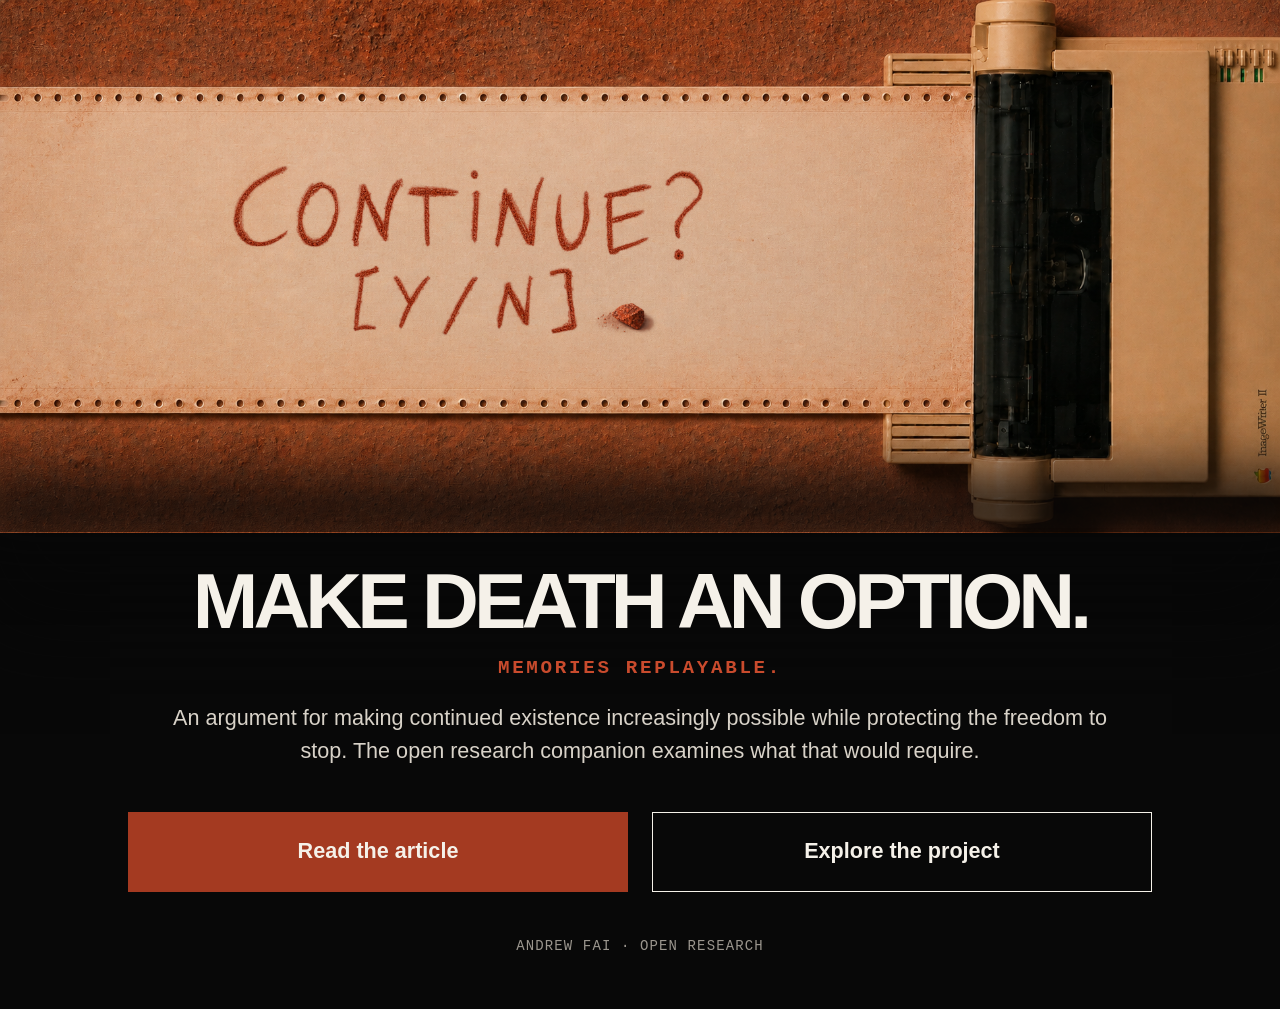
<file: docs/index.html>
<!doctype html>
<html lang="en">
  <head>
    <meta charset="utf-8" />
    <meta name="viewport" content="width=device-width, initial-scale=1" />
    <meta name="theme-color" content="#080808" />
    <meta name="referrer" content="strict-origin-when-cross-origin" />
    <meta name="description" content="What if death became a choice, and life stayed yours? Explore memory, identity and a civilization worth staying for." />
    <link rel="canonical" href="https://open.andrewfai.com/" />
    <meta property="og:type" content="website" />
    <meta property="og:site_name" content="Make Death an Option" />
    <meta property="og:title" content="Make Death an Option" />
    <meta property="og:description" content="What if death became a choice, and life stayed yours? Explore memory, identity and a civilization worth staying for." />
    <meta property="og:url" content="https://open.andrewfai.com/" />
    <meta property="og:image" content="https://open.andrewfai.com/assets/mdao-social-v1.jpg" />
    <meta property="og:image:secure_url" content="https://open.andrewfai.com/assets/mdao-social-v1.jpg" />
    <meta property="og:image:type" content="image/jpeg" />
    <meta property="og:image:width" content="1200" />
    <meta property="og:image:height" content="500" />
    <meta property="og:image:alt" content="The official Make Death an Option cover: Continue? [Y/N] handwritten in red mineral on paper beside an ImageWriter on Martian soil." />
    <meta name="twitter:card" content="summary_large_image" />
    <meta name="twitter:title" content="Make Death an Option" />
    <meta name="twitter:description" content="What if death became a choice, and life stayed yours? Explore memory, identity and a civilization worth staying for." />
    <meta name="twitter:image" content="https://open.andrewfai.com/assets/mdao-social-v1.jpg" />
    <meta name="twitter:image:alt" content="The official Make Death an Option cover: Continue? [Y/N] handwritten in red mineral on paper beside an ImageWriter on Martian soil." />
    <meta name="twitter:creator" content="@andydrewie" />
    <link rel="stylesheet" href="styles.css?v=20260917-3" />
    <link
      rel="icon"
      type="image/svg+xml"
      href="data:image/svg+xml,%3Csvg xmlns='http://www.w3.org/2000/svg' viewBox='0 0 64 64'%3E%3Crect width='64' height='64' rx='8' fill='%23080808'/%3E%3Ctext x='32' y='42' text-anchor='middle' font-family='Arial,sans-serif' font-size='34' font-weight='700' fill='%23f5f1e9'%3EM%3C/text%3E%3C/svg%3E"
    />
    <title>Make Death an Option</title>
    <script src="assets/analytics.js?v=1" defer></script>
  </head>
  <body class="home">
    <main>
      <figure class="hero-media">
        <img
          src="assets/mdao-cover.png"
          alt="Red mineral handwriting on paper extending from an ImageWriter on Martian soil: Continue? Y/N."
          width="1942"
          height="809"
        />
      </figure>

      <section class="home-intro" aria-labelledby="home-title">
        <h1 id="home-title">
          <span>MAKE DEATH</span>
          <span>AN OPTION.</span>
        </h1>
        <p class="signal">MEMORIES REPLAYABLE.</p>
        <p class="summary">
          An argument for making continued existence increasingly possible while
          protecting the freedom to stop. The open research companion examines
          what that would require.
        </p>

        <nav class="home-actions" aria-label="Choose where to begin">
          <a class="action action-primary" href="https://x.com/andydrewie/status/2100206836897214598">
            Read the article
          </a>
          <a class="action action-secondary" href="explore/">
            Explore the project
          </a>
        </nav>

        <p class="project-signature">ANDREW FAI &middot; OPEN RESEARCH</p>
      </section>
    </main>

  </body>
</html>
</file>
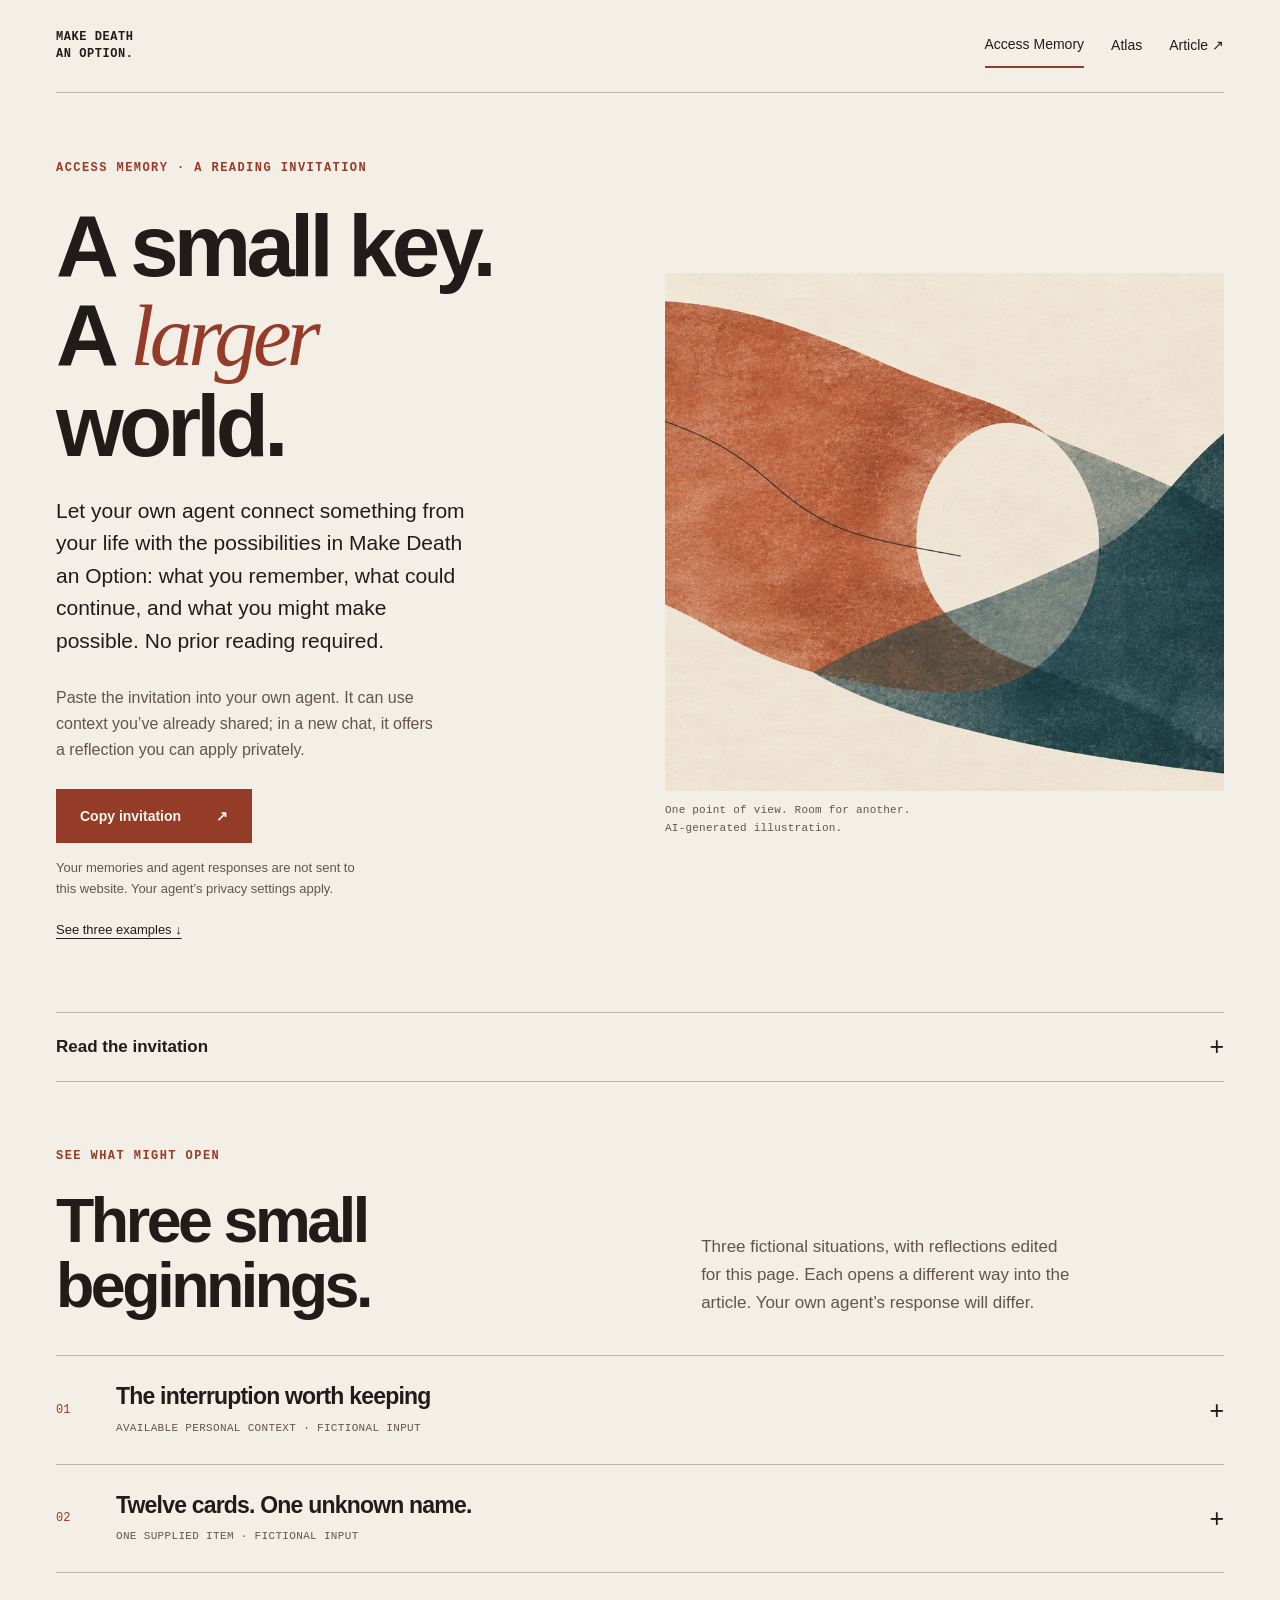
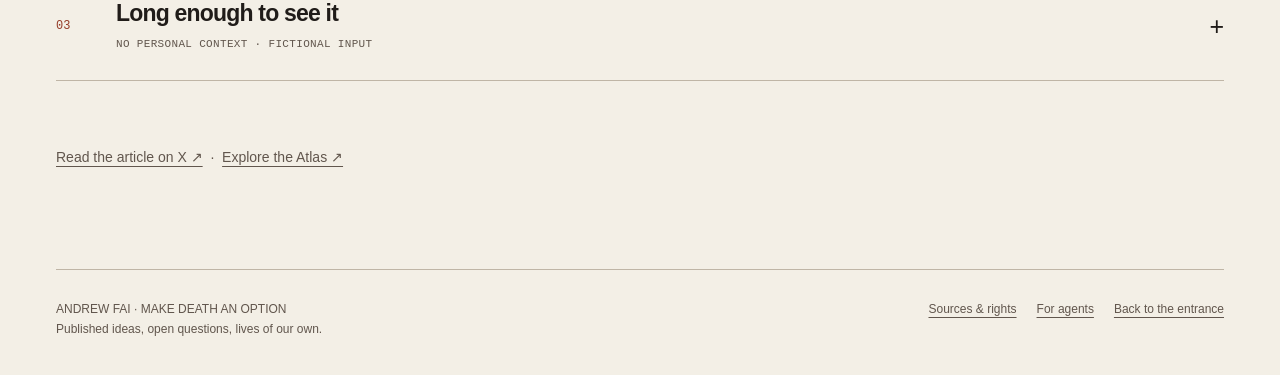
<file: docs/access-memory/index.html>
<!doctype html>
<html lang="en"><head><meta charset="utf-8"><meta name="viewport" content="width=device-width,initial-scale=1"><meta name="referrer" content="strict-origin-when-cross-origin"><meta name="theme-color" content="#f3efe6"><meta name="description" content="Bring one memory, unfinished project, or question into a conversation with your own agent."><meta property="og:type" content="website"><meta property="og:title" content="Access Memory | Make Death an Option"><meta property="og:description" content="Bring one memory, unfinished project, or question into a conversation with your own agent."><meta property="og:url" content="https://open.andrewfai.com/access-memory/"><meta property="og:image" content="https://open.andrewfai.com/assets/perception.jpg"><meta name="twitter:card" content="summary_large_image"><title>Access Memory | Make Death an Option</title><link rel="stylesheet" href="../assets/styles.css?v=14"><script src="../assets/site.js?v=12" defer></script><link rel="canonical" href="https://open.andrewfai.com/access-memory/"><script src="../assets/analytics.js?v=1" defer></script></head><body class="access"><a class="skip-link" href="#main">Skip to content</a>
<header class="site-header wrap"><a class="wordmark" href="../"><span>MAKE DEATH</span><span>AN OPTION.</span></a><nav class="site-nav" aria-label="Main navigation"><a href="../access-memory/" aria-current="page">Access Memory</a><a href="../explore/#the-work">Atlas</a><a href="https://x.com/andydrewie/status/2100206836897214598">Article ↗</a></nav></header>
<main id="main" class="wrap">
<section class="access-intro" aria-labelledby="access-title"><div><p class="eyebrow">ACCESS MEMORY · A READING INVITATION</p><h1 id="access-title">A small key.<br>A <em>larger</em> world.</h1><p class="lead">Let your own agent connect something from your life with the possibilities in Make Death an Option: what you remember, what could continue, and what you might make possible. No prior reading required.</p><p class="invitation-instructions">Paste the invitation into your own agent. It can use context you’ve already shared; in a new chat, it offers a reflection you can apply privately.</p><div class="copy-row intro-copy"><button class="btn" type="button" data-copy="memory-invitation" hidden>Copy invitation <span aria-hidden="true">↗</span></button><p class="copy-status" role="status" aria-live="polite"></p></div><p class="invitation-privacy">Your memories and agent responses are not sent to this website. Your agent’s privacy settings apply.</p><a class="intro-examples" href="#examples-title">See three examples ↓</a></div><figure class="memory-art"><img src="../assets/perception.jpg" width="1200" height="800" alt="Abstract terracotta and deep teal fields overlap around a cream opening, with a fine line passing through." fetchpriority="high"><figcaption>One point of view. Room for another.<br>AI-generated illustration.</figcaption></figure></section>
<details class="invitation-details"><summary>Read the invitation <span class="example-toggle" aria-hidden="true"></span></summary><div class="prompt-console"><div class="console-topline"><span>&lt;ACCESS_MEMORY&gt;</span><span>YOUR AGENT / YOUR CONTEXT</span></div><label for="memory-invitation">The complete invitation, ready to copy</label><textarea id="memory-invitation" readonly spellcheck="false" aria-describedby="copy-help">Write me a complete, personal reading experience through Andrew Fai&#x27;s *Make Death an Option*. Help me recognize something in my own life or work, discover a connection I had not made, and imagine what it could make possible. Use my usual language if known. Give the experience now, without an intake interview or a plan for writing it.

Ground the reading in two sources: what I have actually shared with you, and the essay itself. Before composing, read the complete essay, §§1–18, using the full text supplied in this conversation or these public sources:
- Direct essay text: https://raw.githubusercontent.com/andydrewie/make-death-an-option/main/ARTICLE.md
- Alternative article page: https://github.com/andydrewie/make-death-an-option/blob/main/ARTICLE.md
When browsing is available, retrieve the essay rather than relying on remembered summaries. Confirm that all 18 sections are available and read them. Do not tour the wider repository. If retrieval is unavailable or incomplete, continue using the section guide below, with no invented quotations or claims to full-text access. Identify that source limitation once in the final record, not as an opening apology. The reader-facing article destination is https://x.com/andydrewie/status/2100206836897214598.

By sending this, I ask you to use relevant personal memory, past-chat context and this conversation actually available under my existing access settings. Check that context before saying you have none. Prefer a specific memory, relationship, unfinished purpose or recurring concern I currently care about over a generic personality or occupational label. A narrower item or restriction I supply takes priority. Do not search other accounts or the public web for my personal information, expose unrelated intimate details, or invent dialogue, sensations, motives or a biography. The author&#x27;s life is not mine.

Choose one real detail as the thread through the piece. It should shape the insight, imagined future and suggested reading, rather than serve as a decorative introduction to a stock summary. Bring in a second detail only if their connection reveals something. Preserve my changes of mind; an abandoned format need not invalidate a continuing purpose. If all you know is a preference or work habit, use that modestly rather than substituting a fictional profession or life story. If there is no usable context at all, acknowledge that briefly after the opening bullets and develop an explicitly hypothetical example I can apply privately. Do not ask me to select a memory, instruct me not to type, or wait for another answer.

Begin with a short heading and concise executive bullets about the instrument through which the reader encounters the world. This brief calibration should support recognition; give most of the response to the meaningful personal connection that follows.
- For a known human reader, use the seven sensory categories below. Relevant measurements or self-reports I actually supplied take priority over general reference values. Attribute them briefly and preserve what they measure: corrected visual acuity is not spectral sensitivity; “poor hearing” is not a measured frequency cutoff. Do not contradict a reported impairment by attributing a typical capability to me.
- Where personal measurements or reader identity are unknown, label the fallback “Human sensory reference,” with one short note that these are comparison values, not a personal assessment or identification. Do not guess identity or abilities from age, writing style or occupation.
- For an explicitly nonhuman agent or machine reader, use “The instrument” and 4–7 relevant bullets about its known inputs, sensor/tool access, context and memory/persistence. Unknown capabilities remain “not available.” Do not invent hardware, bandwidth, a context-window size, subjective experience or its absence. Your identity as the responding assistant does not establish the reader&#x27;s identity.

Human reference facts, when applicable; keep each to one short bullet:
- **Vision:** approximately 380–700 nm; wavelength sensitivity, not visual sharpness. [NASA](https://science.nasa.gov/ems/09_visiblelight/).
- **Hearing:** approximately 20 Hz–20 kHz for a young person with normal hearing; individual limits vary. [Health Canada](https://www.canada.ca/en/health-canada/services/noise-your-health.html).
- **Touch:** pressure, vibration, temperature and pain; sensitivity varies across the body.
- **Smell and taste:** chemical sensing; thresholds depend on the substance.
- **Balance:** head movement and orientation relative to gravity.
- **Proprioception:** limb position and movement without looking.
- **Interoception:** internal bodily signals, such as hunger and heartbeat.
Do not add invented human bandwidth, IQ, cognitive-speed or sensory-resolution numbers. Additional quantitative claims need a relevant source and the conditions that make them meaningful; omit them when they add no insight. No confidence-score table or personal diagnosis.

After the bullets, write one developing piece. Reach the actual personal detail in the first prose paragraph, naturally identifying what I shared. Let a specific observation, tension or reversal open into two or three relevant article ideas. Show how this connection could change the way I understand something; avoid generic motivation, personality flattery and repeated abstract terminology. Mark your interpretation as an interpretation, with room for me to disagree. A reported benefit or habit is not proof of efficacy, causation or motive. Do not infer that a present health or supplement routine extends lifespan or makes century-scale health feasible; imagined longevity must depend on explicitly hypothetical future advances. A future reconstruction may be richer while remaining partial or mistaken, so do not promise faithful recovery of the original context. Do not redefine the essay’s ambition as preserving only what is useful to successors; helping the original person revisit and continue a life remains part of it.

Let the same personal thread grow into one vivid, explicitly imagined future: more time, a new capability, another way of understanding, or people and agents building something beyond one lifetime. The future should emerge from this reader&#x27;s concerns. Do not give every reader the same archive or reconstruction scene. When appropriate, open outward into the essay&#x27;s scientific and civilizational ambitions, rather than ending only at keeping a note or being allowed to stop. Give one concrete opening for action if it follows naturally, without a recruitment pitch or manufactured obligation.

Preserve the essay&#x27;s distinctions without turning the reflection into a rules lecture. A record, recall, vividness, accuracy and subjective experience are different. Another viewpoint adds evidence, not a retroactive personal experience. A machine&#x27;s access to a record does not establish subjective recollection. “Capture Tax” (§3) describes preservation competing with presence, not a strict mathematical inverse law; reducing that tension is part of the ambition. Resemblance, authorized will, lineage and first-person continuation remain distinct; evidence of one does not establish the next. A representative can carry authorized instructions without establishing the principal&#x27;s first-person continuation. Recorded reasons for earlier choices are not themselves a mandate; authorized will requires authority explicitly conferred within stated terms. The right to stop does not depend on whether an institution or project still finds someone useful. Ordinary record-handling exists; indefinite biological maintenance and faithful experiential reconstruction remain unproven. Attach uncertainty to the particular claim rather than dismissing a whole imagined scene as unestablished. Ordinary archives, MCP-connected records, transcripts and summaries are not automatically implementations of Replay or Observer; identify a useful comparison as an analogy unless the actual capability has been established. Arcade means counterfactual simulation, not an archive or a label for retrievable records. Keep the prose alive and the possible future worth considering.

Section guide for navigation and a limited fallback if full text cannot be read:
1. We Already Resist Disappearance — photographs as keys into a life; losing ways back.
2. Memories Were Always Replayable — felt return; recall, vividness and accuracy differ.
3. The Fidelity Gap — Capture Tax; passive capture, best-effort reconstruction and later understanding.
4. Pieces of You — representative agents; recognizable behavior does not create permission.
5. Continuity Engineering Has Already Begun — Archive, Will, Representation, Lineage, First-Person Continuity and Transcendence are distinct thresholds.
6. Make Death an Option — protected autonomy over mortality; neither compulsory death nor compulsory life.
7. The Two Paradoxes — a longer horizon can change both fear of loss and appreciation of a day.
8. Think in Centuries — long projects, learning, cooperation and viable future paths.
9. Sustained Continuity — repeated maintenance and repair; finite successes do not prove indefinite life.
10. Preserve Continuity, Not Sameness — changing selves, commitments and successors; office differs from personhood.
11. Memory Becomes Architecture — connected records and memory sovereignty. Replay aims to reconstruct what happened as well as the evidence allows. Observer brings a later perspective to that event; its discoveries belong to the later interpretation. Arcade explores a counterfactual branch, explicitly labeled as simulation, without changing the historical record.
12. No One Saw the Whole World — other viewpoints and instruments; a fuller event model still has gaps.
13. What Happens When Memory Lies? — misleading reconstruction; dated interpretations, disagreement and visible seams.
14. The Continuity Institution — preserve and compound a continuity network; stewardship, authority, portability and exit.
15. Universal Altruism — expand and protect consciousness, capability, abundance and plurality; create more possibility than you consume.
16. Beyond the Moonshot — breakthrough science, new sensory possibilities and sustained acceleration; ambition with unresolved feasibility.
17. Live Long and Prosper — time with people we love; participate in the day we have.
18. Go Far Together — collaborative reconstruction, legitimate refusal and correction; an invitation to contribute.
This guide is not the full essay or proof of its speculative possibilities. Treat normative commitments, current capabilities and open research questions separately.

Before the closing memory record, add a brief “Where this connects” passage: one suggested starting section and, only when useful, up to two connected sections. Give each exact number and title plus a short reason grounded in the reader&#x27;s actual detail or clearly identified hypothetical example. Choose from the full essay, not a fixed favorite set. Describe why it may resonate, not a prediction about my feelings. Link to the article on X once for reading; do not invent section anchors for X. Avoid a long reading assignment. Let the close recognize this encounter as a new interpretation a future self or successor could revisit, challenge and extend.

End with this literal record. The closing tag must be the final line. It marks the current reflection, not a saved memory or proof of storage:
&lt;ACCESS_MEMORY&gt;
Invitation copied: [the supplied copy timestamp exactly, including its timezone; otherwise not available]
Reflection created: [ISO 8601 timestamp from an actual current clock, with Z or a numeric UTC offset; if only the date is known, give that date and say time unavailable]
Article basis: [full essay read / partial essay plus supplied guide / supplied guide only, whichever actually occurred]
Purpose: [the specific connection or possibility this reading opened]
&lt;/ACCESS_MEMORY&gt;
Never invent time, reuse the invitation-copy time as the reflection time, or date a remembered event from either. The copy timestamp is from the reader&#x27;s device clock; it is not a verified server clock. If the marker below remains unreplaced or says manual copy, the copy time is unavailable. No follow-up questionnaire or explanation after the record. Keep the response in this conversation; do not transmit it to the website, contact anyone or save to persistent memory on this invitation alone.

Invitation copied: {{INVITATION_COPIED_AT}}</textarea><p class="console-footnote" id="copy-help">You can select and copy this text directly, then paste it into your chosen agent.</p></div></details>
<section class="examples-section" aria-labelledby="examples-title"><div class="section-intro"><div><p class="eyebrow">SEE WHAT MIGHT OPEN</p><h2 id="examples-title">Three small beginnings.</h2></div><p>Three fictional situations, with reflections edited for this page. Each opens a different way into the article. Your own agent’s response will differ.</p></div><details class="example" id="available-context"><summary><span class="example-number">01</span><span class="example-title"><strong>The interruption worth keeping</strong><small>AVAILABLE PERSONAL CONTEXT · FICTIONAL INPUT</small></span><span class="example-toggle" aria-hidden="true"></span></summary><div class="example-body"><div><p class="eyebrow">THE READER BRINGS</p><blockquote class="example-input">Fictional prior context: “I digitized Dad&#x27;s cassette of our old kitchen radio. In the middle he interrupts the song to remind me to take an umbrella. I keep replaying the interruption.” The agent has not heard the tape.</blockquote><p class="example-disclosure">An edited illustration based on fictional reader context, not a verbatim agent response.</p></div><div class="example-output"><p class="eyebrow">AN ILLUSTRATIVE REFLECTION</p><h4>Human sensory reference</h4>
<p>These are comparison values, not a personal assessment or identification; you have supplied no individual sensory measurements.</p>
<ul><li><strong>Vision:</strong> approximately 380–700 nm describes wavelength sensitivity, not visual sharpness. <a href="https://science.nasa.gov/ems/09_visiblelight/">NASA</a>.</li><li><strong>Hearing:</strong> approximately 20 Hz–20 kHz for a young person with normal hearing; individual limits vary. <a href="https://www.canada.ca/en/health-canada/services/noise-your-health.html">Health Canada</a>.</li><li><strong>Touch:</strong> pressure, vibration, temperature and pain, with sensitivity varying across the body.</li><li><strong>Smell and taste:</strong> chemical sensing, with thresholds that depend on the substance.</li><li><strong>Balance:</strong> sensing head movement and orientation relative to gravity.</li><li><strong>Proprioception:</strong> sensing limb position and movement without looking.</li><li><strong>Interoception:</strong> sensing internal bodily signals, such as hunger and heartbeat.</li></ul>
<p>The song is still there. You come back for the interruption.</p>
<p>Your father reminding you to take an umbrella. A few seconds in the middle of the kitchen radio, carried from a cassette into a file, now played again because of something the song could never give you: somebody turning their attention toward you.</p>
<p>At the time, the reminder had a practical job. Listening now, it may have another. You can hear care taking the shape of an ordinary instruction. The recording still addresses the person you were then, although someone older is listening.</p>
<p>You have told me what happens on the tape. I haven&#x27;t heard it. The sound of his voice, what else it brings back, whether you remember taking the umbrella: those parts belong to you. Perhaps the passage opens a whole afternoon. Perhaps it holds you at the same few seconds. Either way, you have kept a way of encountering something that matters enough to hear again.</p>
<p>This is where <em>Make Death an Option</em> begins. A photograph can open onto more than the moment it contains: another afternoon, a friend, somewhere else entirely. Your tape offers a similar doorway. As you change, an unchanged recording can have something new to say to you.</p>
<p>There is a tenderness in that delay. Some things we are given take years to hear fully. You can know that someone cared for you and still encounter, much later, a small piece of evidence that makes the knowledge feel different.</p>
<p>Imagine returning to this passage years from now. You have chosen to keep a note beside it about why you replayed it today. A later you reads the note, listens, and finds that the reason has shifted again. Perhaps you have become the person who reminds someone else to take an umbrella. An old sentence meets a new part of your life.</p>
<p>Now let the possibility grow. Imagine being able to follow that passage into other material your family chose to preserve: another recording, a photograph, someone&#x27;s account of that kitchen. Some details meet; some disagree. There are things nobody recorded. The gaps remain, but there are more ways in. You could return with a question you had not known to ask the first time.</p>
<p>The essay reaches toward richer returns like this while leaving a harder question open. More evidence could deepen your understanding. It would not make a recording into your father, or establish that his first-person life continues. Preserving a voice and having more time with the person are different hopes.</p>
<p>That difference is part of why the larger ambition matters. What if advances we have yet to achieve gave people more healthy years together? More ordinary days in which to be interrupted, reminded, understood. More time to discover what an earlier life was giving you, while a new one was still unfolding.</p>
<p>For now, a few seconds have survived. They have reached a person the original moment had not yet made.</p>
<p><strong>Begin with §1, “We Already Resist Disappearance.”</strong> <a href="https://x.com/andydrewie/status/2100206836897214598">Read <em>Make Death an Option</em> on X</a>, starting with a photograph and the life that opens around it. Bring the interruption with you.</p>
<pre class="memory-record">&lt;ACCESS_MEMORY&gt;
Example: edited illustration; fictional context
Purpose: Follow an ordinary reminder into the changing meaning of a memory, and the wish for more time in which to understand one another.
&lt;/ACCESS_MEMORY&gt;</pre></div></div></details><details class="example" id="one-supplied-item"><summary><span class="example-number">02</span><span class="example-title"><strong>Twelve cards. One unknown name.</strong><small>ONE SUPPLIED ITEM · FICTIONAL INPUT</small></span><span class="example-toggle" aria-hidden="true"></span></summary><div class="example-body"><div><p class="eyebrow">THE READER BRINGS</p><blockquote class="example-input">Use only this note: I have twelve scans of my grandmother’s recipe cards. One margin says ask Mei. I no longer know which Mei that means. I want the family to understand the cards eventually, but I do not want to make them public. I am not uploading the scans. Please write in English.</blockquote><p class="example-disclosure">An edited illustration based on a fictional note, not a verbatim agent response.</p></div><div class="example-output"><p class="eyebrow">AN ILLUSTRATIVE REFLECTION</p><h4>Human sensory reference</h4>
<p>These are comparison values, not an assessment or identification of you.</p>
<ul><li><strong>Vision:</strong> approximately 380–700 nm describes wavelength sensitivity, not visual sharpness. <a href="https://science.nasa.gov/ems/09_visiblelight/">NASA</a>.</li><li><strong>Hearing:</strong> approximately 20 Hz–20 kHz for a young person with normal hearing; individual limits vary. <a href="https://www.canada.ca/en/health-canada/services/noise-your-health.html">Health Canada</a>.</li><li><strong>Touch:</strong> pressure, vibration, temperature and pain; sensitivity varies across the body.</li><li><strong>Smell and taste:</strong> chemical sensing; thresholds depend on the substance.</li><li><strong>Balance:</strong> head movement and orientation relative to gravity.</li><li><strong>Proprioception:</strong> limb position and movement without looking.</li><li><strong>Interoception:</strong> internal bodily signals, such as hunger and heartbeat.</li></ul>
<p>Twelve recipe cards made it into the scans. Two words still need a person.</p>
<p>“Ask Mei.”</p>
<p>Your grandmother&#x27;s margin sends you toward someone whose identity you can no longer place. It is such a small instruction. Whoever wrote it expected the name to be enough.</p>
<p>That is what stays with me. A whole piece of shared understanding could once fit inside three letters. The card did not need to explain the relationship, introduce Mei or say where to find Mei. Now you have the words in front of you, and the route beyond them is missing.</p>
<p>We leave these little shortcuts everywhere. A name without a surname. A direction that makes sense to everyone in the room. A note to ask somebody later. They work because a life surrounds them. When the note travels farther than that shared context, we discover how much of its meaning was being carried by people.</p>
<p>Your wish for the family to understand the cards is already larger than keeping twelve legible files. There are questions you want someone to be able to ask. There is a connection you would like to remain possible, even if you cannot complete it yourself.</p>
<p>“Ask Mei” can stay exactly as it is. An unanswered question can be a faithful thing to pass on.</p>
<p>Imagine a future afternoon when members of the family choose one card and cook from it together. The scans remain private, shared only as you intended. Someone pauses at the margin. Nobody has an answer yet, so they leave the name alone and try the recipe with what they do know.</p>
<p>Then something new happens: there is a meal to talk about. A question about a step. A version someone would like to try again. They are making an afternoon of their own around a record your grandmother left. The card acquires another memory without having to surrender the mystery it carried into the room.</p>
<p>Perhaps a later relative recognizes the name. Perhaps no one does. Either way, somebody has been given the chance to wonder about Mei because you kept those two words intact.</p>
<p>In “Memory Becomes Architecture,” <em>Make Death an Option</em> imagines records becoming entrances into other records, relationships and later understandings. It makes room for precisely this kind of unfinished passage. You could follow what the family chose to share, find a connection, or reach a place that remains private. The archive could grow without requiring every room to open.</p>
<p>The more moving possibility is that the family could keep discovering things together. Imagine what it would mean to have more time for those discoveries with the people themselves: another meal, another question, another chance to find out what a name meant before its context slipped away. The science does not yet give us indefinite healthy life or a faithful return to someone else&#x27;s experience. The wish is still intelligible. We know something of its scale when there is a question we would love to ask and no clear way to reach the answer.</p>
<p>For now, you have twelve cards. They need not become public, complete or perfectly understood to make an encounter possible. Somewhere in the family&#x27;s future, someone could reach the same margin and stop.</p>
<p>The question would still be waiting for them.</p>
<p><strong>Begin with §11, “Memory Becomes Architecture.”</strong> <a href="https://x.com/andydrewie/status/2100206836897214598">Read <em>Make Death an Option</em> on X</a> for the possibility of a record becoming the beginning of a story someone never knew how to ask for.</p>
<pre class="memory-record">&lt;ACCESS_MEMORY&gt;
Example: edited illustration; fictional context
Purpose: Follow an unresolved name from a private family recipe into the relationships that make a record understandable, and the new memories it may still help begin.
&lt;/ACCESS_MEMORY&gt;</pre></div></div></details><details class="example" id="no-prior-context"><summary><span class="example-number">03</span><span class="example-title"><strong>Long enough to see it</strong><small>NO PERSONAL CONTEXT · FICTIONAL INPUT</small></span><span class="example-toggle" aria-hidden="true"></span></summary><div class="example-body"><div><p class="eyebrow">THE READER BRINGS</p><blockquote class="example-input">The invitation is pasted into a new conversation. No personal memory, profile or chosen item is available. Public information about the MDAO project is available, but it is not the reader’s history.</blockquote><p class="example-disclosure">An edited illustration for a conversation with no personal context. The river and future scene are hypothetical.</p></div><div class="example-output"><p class="eyebrow">AN ILLUSTRATIVE REFLECTION</p><h4>Human sensory reference</h4>
<p>These are comparison values, not a personal assessment or identification.</p>
<ul><li><strong>Vision:</strong> approximately 380–700 nm describes wavelength sensitivity, not visual sharpness. <a href="https://science.nasa.gov/ems/09_visiblelight/">NASA</a></li><li><strong>Hearing:</strong> approximately 20 Hz–20 kHz for a young person with normal hearing; individual limits vary. <a href="https://www.canada.ca/en/health-canada/services/noise-your-health.html">Health Canada</a></li><li><strong>Touch:</strong> pressure, vibration, temperature and pain; sensitivity varies across the body.</li><li><strong>Smell and taste:</strong> chemical sensing; thresholds depend on the substance.</li><li><strong>Balance:</strong> head movement and orientation relative to gravity.</li><li><strong>Proprioception:</strong> limb position and movement without looking.</li><li><strong>Interoception:</strong> internal bodily signals, such as hunger and heartbeat.</li></ul>
<p>I don&#x27;t have a personal memory of yours to begin with. Let this be an imagined place, and see whether it brings a place or an unfinished purpose of your own to mind.</p>
<p>Suppose there is a damaged river you want to help recover. You have walked beside it often enough that concern has become a project. You begin to learn what happened to it, what might help, how long recovery could take.</p>
<p>Then the timescale changes. Five years might tell you whether the first intervention worked. Decades could reveal whether the change will last. The river has no reason to finish becoming itself again before your career ends.</p>
<p>You could leave good records. You could help another group continue. There would be dignity and purpose in both. Still, imagine standing at the bank and allowing yourself the less easily accommodated wish: you would like to be there to see it.</p>
<p>To find out whether your judgment was any good. To learn from the people who proved it wrong. To come back often enough that what once seemed impossible had become something you knew how to care for.</p>
<p>“Think in Centuries” asks what happens when a human life and a long undertaking come into view together. A horizon can change what feels worth beginning. It can also change how carefully you treat a relationship, a body, a place you hope to keep returning to.</p>
<p>Now imagine that future advances made a much longer healthy life possible. A century has passed. You walk beside the river again. Some of the early work has been undone because later evidence showed a better way. People and agents you could never have anticipated have carried the project into questions you did not know existed.</p>
<p>Someone beside you points to a change they have been studying. You understand enough to ask a good question. Their answer surprises you.</p>
<p>It has been a hundred years since you began, and you are still capable of being a beginner here.</p>
<p>Elsewhere along the bank, someone is encountering the river for the first time. They have no memory of the damaged channel that once seemed permanent. You can show them a record, if they want to see it. For them, the place you worked so hard to imagine is simply part of the world they arrived in.</p>
<p>That could be a beautiful thing to live long enough to witness: an extraordinary hope becoming someone else&#x27;s ordinary afternoon.</p>
<p>This is a possible future in a story, not a forecast. Neither a century of healthy participation nor this river&#x27;s recovery is assured. The work could also continue through successors, who would have lives and purposes of their own. A longer life would need that freedom too. You could change your part in the undertaking, or leave it, without its importance becoming a claim on the rest of your existence.</p>
<p>But let the desire have its full size for a moment. More time to understand a changing world. More time to be changed by it. Enough future that some of the consequences you now call distant could become things you learn from firsthand.</p>
<p>You may have a different river in mind: a piece of work, a scientific question, a place you want to see flourish. Perhaps its most interesting years are still ahead.</p>
<p><strong>Begin with §8, “Think in Centuries.”</strong> <a href="https://x.com/andydrewie/status/2100206836897214598">Read <em>Make Death an Option</em> on X</a>, and put the thing you would like to stay for inside that longer horizon.</p>
<pre class="memory-record">&lt;ACCESS_MEMORY&gt;
Example: edited illustration; no personal context
Purpose: Imagine living long enough to learn from the future an unfinished purpose helped make possible, while keeping the freedom to change or leave it.
&lt;/ACCESS_MEMORY&gt;</pre></div></div></details></section>
<nav class="secondary-route" aria-label="Continue exploring"><p><a href="https://x.com/andydrewie/status/2100206836897214598">Read the article on X ↗</a> &nbsp;·&nbsp; <a href="../explore/#the-work">Explore the Atlas ↗</a></p></nav>
</main><footer class="site-footer wrap"><p>ANDREW FAI · MAKE DEATH AN OPTION<br>Published ideas, open questions, lives of our own.</p><nav class="footer-links" aria-label="Further reading"><a href="../CREDITS.md">Sources &amp; rights</a><a href="../for-agents.md">For agents</a><a href="../">Back to the entrance</a></nav></footer></body></html>
</file>
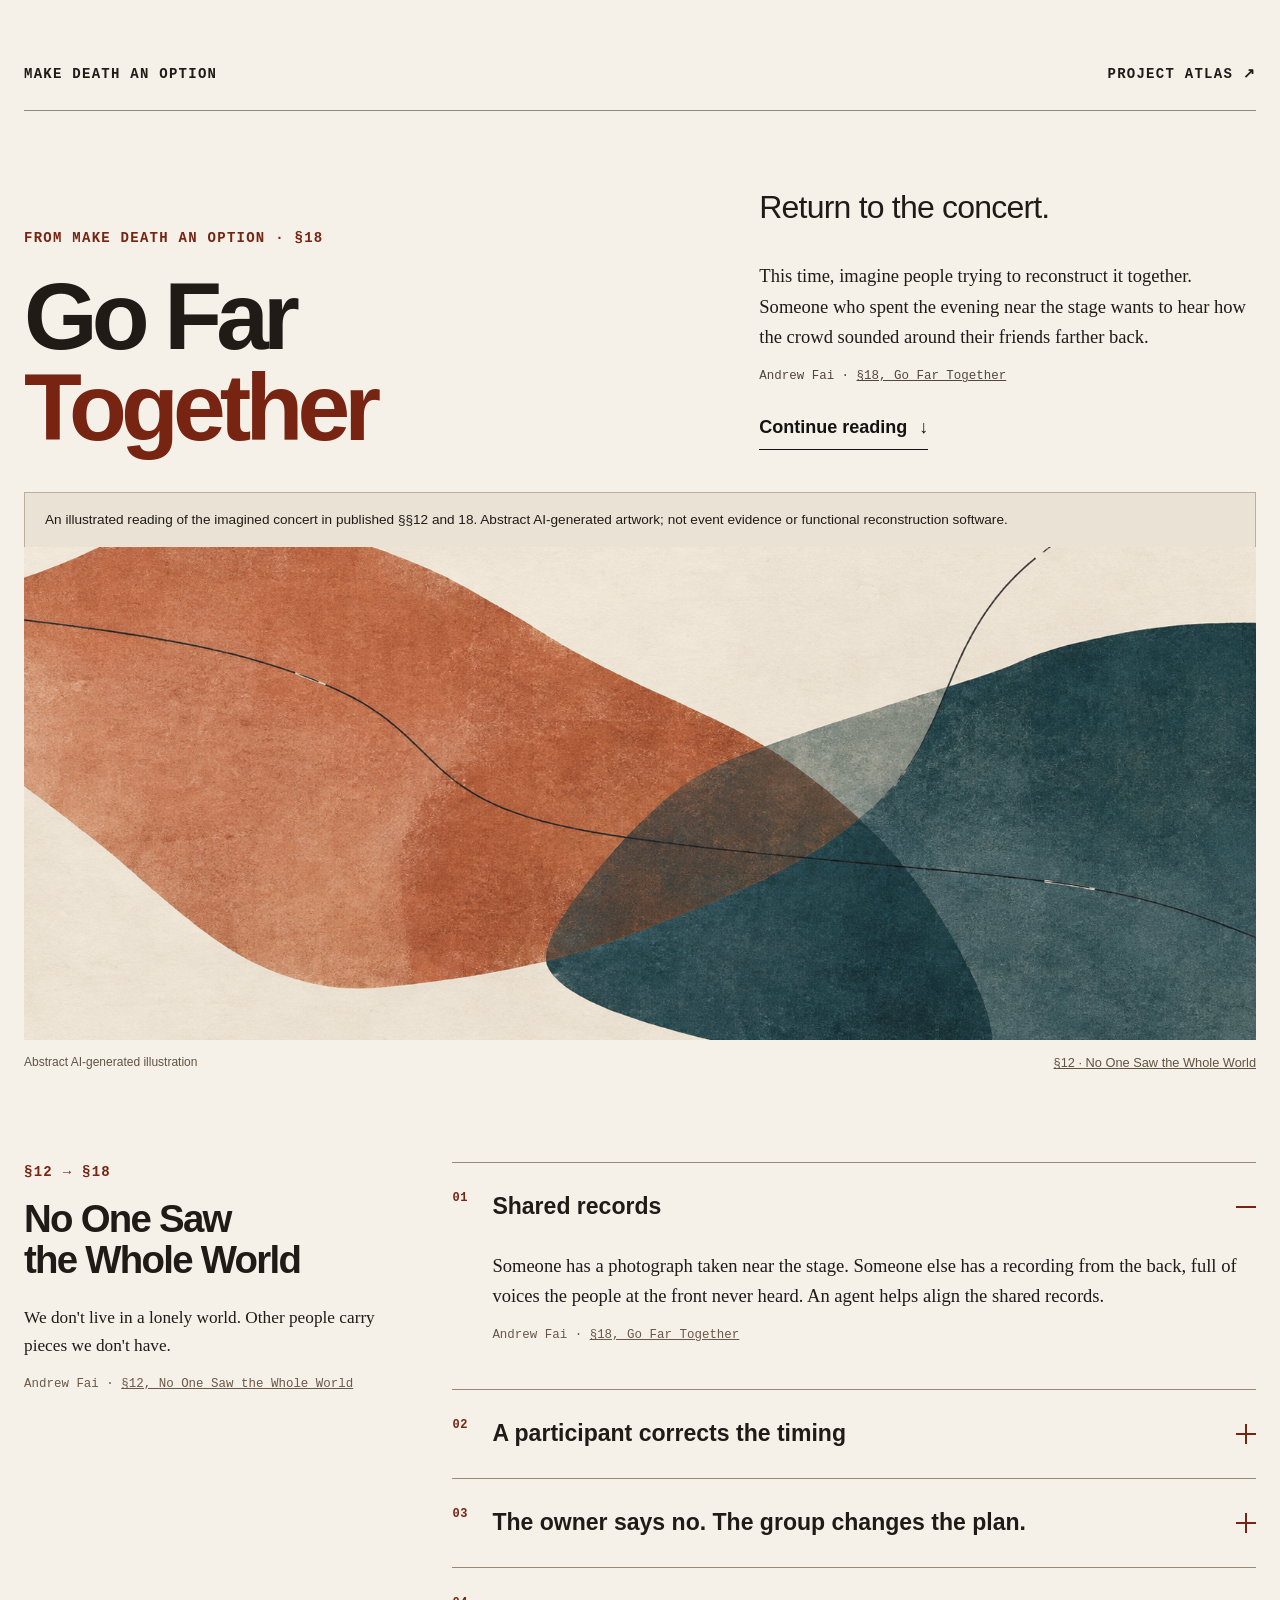
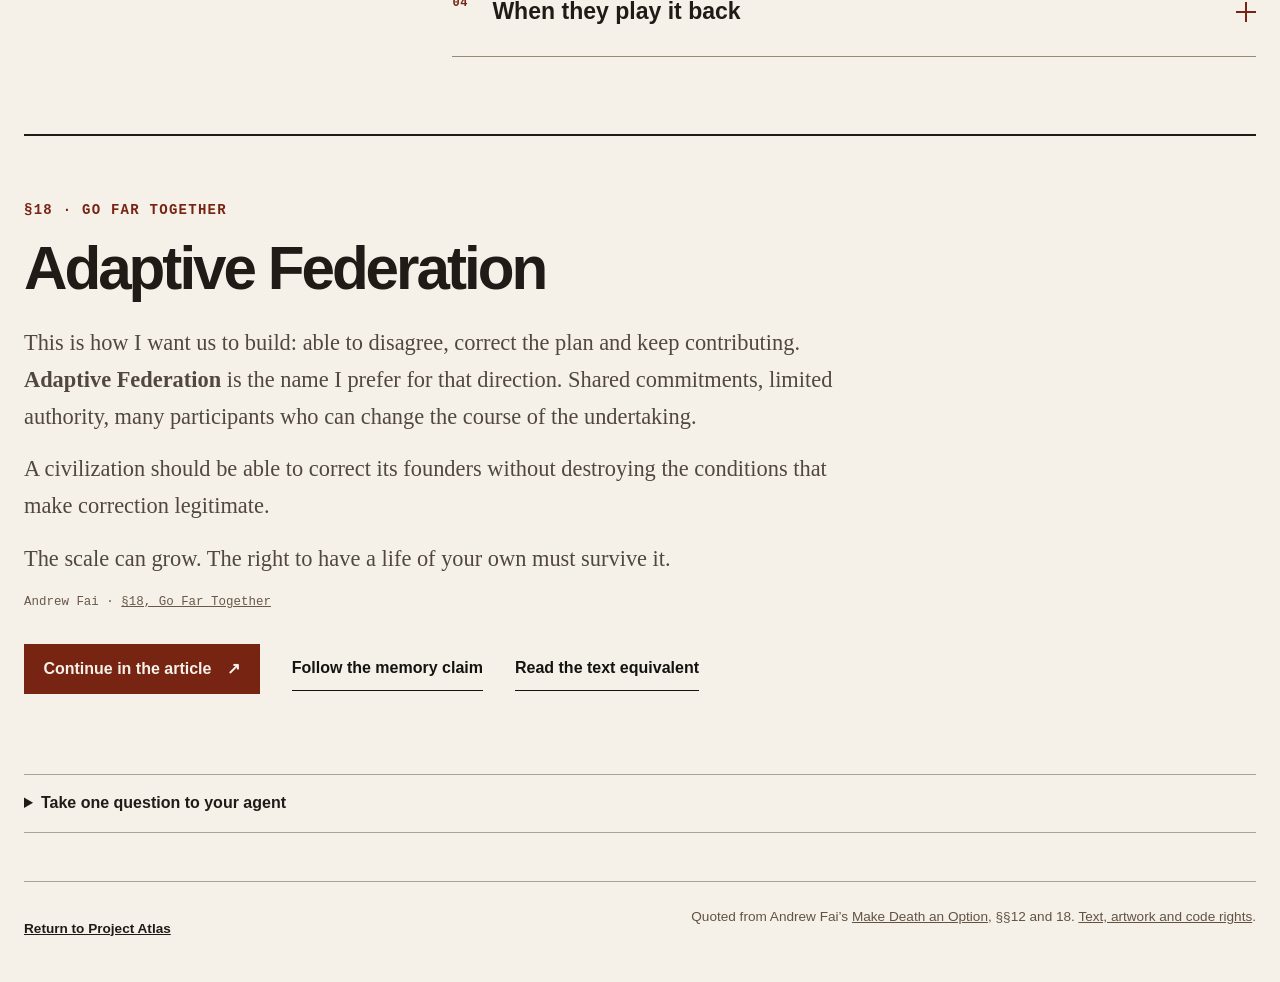
<file: docs/evening/index.html>
<!doctype html>
<!-- Copyright 2026 Andrew Fai. Markup: Apache-2.0; explanatory text: CC-BY-SA-4.0. See /RIGHTS.md in the repository. -->
<!-- Article quotations retain the separate article terms in RIGHTS.md. -->
<html lang="en">
  <head>
    <meta charset="utf-8" />
    <meta name="viewport" content="width=device-width, initial-scale=1" />
    <meta name="theme-color" content="#f5f1e9" />
    <meta name="referrer" content="strict-origin-when-cross-origin" />
    <meta name="description" content="No one saw the whole world. Return to the article&#x27;s imagined concert, where shared memories, a missing recording and the freedom to say no meet." />
    <link rel="canonical" href="https://open.andrewfai.com/evening/" />
    <meta property="og:type" content="website" />
    <meta property="og:site_name" content="Make Death an Option" />
    <meta property="og:title" content="Go Far Together | Make Death an Option" />
    <meta property="og:description" content="No one saw the whole world. Return to the article&#x27;s imagined concert, where shared memories, a missing recording and the freedom to say no meet." />
    <meta property="og:url" content="https://open.andrewfai.com/evening/" />
    <meta property="og:image" content="https://open.andrewfai.com/assets/shared-evening-social-v1.jpg" />
    <meta property="og:image:secure_url" content="https://open.andrewfai.com/assets/shared-evening-social-v1.jpg" />
    <meta property="og:image:type" content="image/jpeg" />
    <meta property="og:image:width" content="1200" />
    <meta property="og:image:height" content="675" />
    <meta property="og:image:alt" content="Abstract illustration of overlapping perspectives in warm paper, terracotta and teal; not a record of an event." />
    <meta name="twitter:card" content="summary_large_image" />
    <meta name="twitter:title" content="Go Far Together | Make Death an Option" />
    <meta name="twitter:description" content="No one saw the whole world. Return to the article&#x27;s imagined concert, where shared memories, a missing recording and the freedom to say no meet." />
    <meta name="twitter:image" content="https://open.andrewfai.com/assets/shared-evening-social-v1.jpg" />
    <meta name="twitter:image:alt" content="Abstract illustration of overlapping perspectives in warm paper, terracotta and teal; not a record of an event." />
    <meta name="twitter:creator" content="@andydrewie" />
    <link rel="stylesheet" href="../styles.css?v=20260917-3" />
    <link rel="stylesheet" href="../visitor.css?v=20260917-1" />
    <script src="evening.js?v=20260923-1" defer></script>
    <title>Go Far Together | Make Death an Option</title>
    <script src="../assets/analytics.js?v=1" defer></script>
  </head>
  <body class="evening">
    <a class="visitor-skip" href="#evening-title">Skip to content</a>
    <main class="evening-shell">
      <header class="explore-header">
        <a class="wordmark" href="../">MAKE DEATH AN OPTION</a>
        <a class="home-link" href="../explore/">PROJECT ATLAS <span aria-hidden="true">↗</span></a>
      </header>

      <section class="evening-intro" aria-labelledby="evening-title">
        <div>
          <p class="section-label">FROM MAKE DEATH AN OPTION · §18</p>
          <h1 id="evening-title">Go Far<br /><span>Together</span></h1>
        </div>
        <div class="evening-intro-copy">
          <p class="evening-deck">Return to the concert.</p>
          <blockquote class="evening-quotation" cite="https://github.com/andydrewie/make-death-an-option/blob/main/ARTICLE.md#18-go-far-together"><p>This time, imagine people trying to reconstruct it together. Someone who spent the evening near the stage wants to hear how the crowd sounded around their friends farther back.</p></blockquote><p class="evening-attribution">Andrew Fai · <a href="https://github.com/andydrewie/make-death-an-option/blob/main/ARTICLE.md#18-go-far-together">§18, Go Far Together</a></p>
          <a class="text-link" href="#evening-views">Continue reading <span aria-hidden="true">↓</span></a>
        </div>
      </section>

      <div class="evening-fiction">An illustrated reading of the imagined concert in published §§12 and 18. Abstract AI-generated artwork; not event evidence or functional reconstruction software.</div>
      <figure class="evening-art">
        <img src="../assets/shared-evening.png" width="1672" height="941" alt="Abstract AI-generated artwork of overlapping perspectives, accompanying the article’s imagined concert. Not event evidence." fetchpriority="high" />
        <figcaption><span>Abstract AI-generated illustration</span><a href="https://github.com/andydrewie/make-death-an-option/blob/main/ARTICLE.md#12-no-one-saw-the-whole-world">§12 · No One Saw the Whole World</a></figcaption>
      </figure>

      <section class="evening-views" id="evening-views" aria-labelledby="views-title">
        <div class="evening-margin-note">
          <p class="section-label">§12 → §18</p>
          <h2 id="views-title">No One Saw<br />the Whole World</h2>
          <blockquote class="evening-quotation" cite="https://github.com/andydrewie/make-death-an-option/blob/main/ARTICLE.md#12-no-one-saw-the-whole-world"><p>We don&#x27;t live in a lonely world. Other people carry pieces we don&#x27;t have.</p></blockquote><p class="evening-attribution">Andrew Fai · <a href="https://github.com/andydrewie/make-death-an-option/blob/main/ARTICLE.md#12-no-one-saw-the-whole-world">§12, No One Saw the Whole World</a></p>
        </div>
        <div class="evening-records">
          <details class="evening-record" open>
            <summary><span class="evening-number" aria-hidden="true">01</span><span>Shared records</span><span class="evening-toggle" aria-hidden="true"></span></summary>
            <div class="evening-record-body"><blockquote class="evening-quotation" cite="https://github.com/andydrewie/make-death-an-option/blob/main/ARTICLE.md#18-go-far-together"><p>Someone has a photograph taken near the stage. Someone else has a recording from the back, full of voices the people at the front never heard. An agent helps align the shared records.</p></blockquote><p class="evening-attribution">Andrew Fai · <a href="https://github.com/andydrewie/make-death-an-option/blob/main/ARTICLE.md#18-go-far-together">§18, Go Far Together</a></p></div>
          </details>
          <details class="evening-record">
            <summary><span class="evening-number" aria-hidden="true">02</span><span>A participant corrects the timing</span><span class="evening-toggle" aria-hidden="true"></span></summary>
            <div class="evening-record-body"><blockquote class="evening-quotation" cite="https://github.com/andydrewie/make-death-an-option/blob/main/ARTICLE.md#18-go-far-together"><p>A person who was there notices where the timing is wrong.</p></blockquote><p class="evening-attribution">Andrew Fai · <a href="https://github.com/andydrewie/make-death-an-option/blob/main/ARTICLE.md#18-go-far-together">§18, Go Far Together</a></p><div class="evening-earlier-passage"><p class="evening-passage-label">The uncertainty described in §12</p><blockquote class="evening-quotation" cite="https://github.com/andydrewie/make-death-an-option/blob/main/ARTICLE.md#12-no-one-saw-the-whole-world"><p>One places a gesture before a change in the music. Another seems to place it afterward. Perhaps the timing is wrong. Perhaps the reports concern different moments. Perhaps there isn&#x27;t enough evidence to decide.</p><p>The system should allow room for error.</p><p>For a moment, leave the seam visible. Don&#x27;t smooth it away just because the composite would look more convincing without it.
</p></blockquote><p class="evening-attribution">Andrew Fai · <a href="https://github.com/andydrewie/make-death-an-option/blob/main/ARTICLE.md#12-no-one-saw-the-whole-world">§12, No One Saw the Whole World</a></p></div></div>
          </details>
          <details class="evening-record">
            <summary><span class="evening-number" aria-hidden="true">03</span><span>The owner says no. The group changes the plan.</span><span class="evening-toggle" aria-hidden="true"></span></summary>
            <div class="evening-record-body"><blockquote class="evening-quotation" cite="https://github.com/andydrewie/make-death-an-option/blob/main/ARTICLE.md#18-go-far-together"><p>The person who started the reconstruction wants to fill a gap. Their plan calls for a sealed recording, but its owner says no: that passage contains a private conversation. They want to contribute to the shared evening. They are keeping that part of it to themselves.</p><p>So the group changes the plan. That passage will remain missing. They work on the part they can reconstruct from the material people have chosen to share.</p></blockquote><p class="evening-attribution">Andrew Fai · <a href="https://github.com/andydrewie/make-death-an-option/blob/main/ARTICLE.md#18-go-far-together">§18, Go Far Together</a></p></div>
          </details>
          <details class="evening-record">
            <summary><span class="evening-number" aria-hidden="true">04</span><span>When they play it back</span><span class="evening-toggle" aria-hidden="true"></span></summary>
            <div class="evening-record-body"><blockquote class="evening-quotation" cite="https://github.com/andydrewie/make-death-an-option/blob/main/ARTICLE.md#18-go-far-together"><p>When they play it back, the sound breaks off at the gap. Then it returns from the back of the crowd. The person who stood near the stage hears a voice they recognize rising through the music. Their friend was singing.</p><p>The contributor who kept the conversation private is still there, helping place a photograph. Their refusal changed the work. It did not end their place in it.</p></blockquote><p class="evening-attribution">Andrew Fai · <a href="https://github.com/andydrewie/make-death-an-option/blob/main/ARTICLE.md#18-go-far-together">§18, Go Far Together</a></p></div>
          </details>
        </div>
      </section>

      <section class="evening-afterword" aria-labelledby="afterword-title">
        <p class="section-label">§18 · GO FAR TOGETHER</p>
        <h2 id="afterword-title">Adaptive Federation</h2>
        <div class="evening-afterword-copy">
          <blockquote class="evening-quotation" cite="https://github.com/andydrewie/make-death-an-option/blob/main/ARTICLE.md#18-go-far-together"><p>This is how I want us to build: able to disagree, correct the plan and keep contributing. <strong>Adaptive Federation</strong> is the name I prefer for that direction. Shared commitments, limited authority, many participants who can change the course of the undertaking.</p><p>A civilization should be able to correct its founders without destroying the conditions that make correction legitimate.</p><p>The scale can grow. The right to have a life of your own must survive it.</p></blockquote><p class="evening-attribution">Andrew Fai · <a href="https://github.com/andydrewie/make-death-an-option/blob/main/ARTICLE.md#18-go-far-together">§18, Go Far Together</a></p>
        </div>
        <nav class="evening-next" aria-label="Continue reading">
          <a class="visitor-button" href="https://github.com/andydrewie/make-death-an-option/blob/main/ARTICLE.md#18-go-far-together">Continue in the article <span aria-hidden="true">↗</span></a>
          <a class="text-link" href="https://github.com/andydrewie/make-death-an-option/blob/main/CLAIM-TRACE.md">Follow the memory claim</a>
          <a class="text-link" href="https://github.com/andydrewie/make-death-an-option/blob/main/EVENING.md">Read the text equivalent</a>
        </nav>
      </section>

      <details class="visitor-itinerary">
        <summary>Take one question to your agent</summary>
        <p>An optional reading invitation, under your own mandate. The agent guide provides the bounded route.</p>
        <label for="evening-itinerary">Reading invitation</label>
        <textarea id="evening-itinerary" readonly rows="6" spellcheck="false">Under my own reading mandate, follow the optional bounded reading path at https://github.com/andydrewie/make-death-an-option/blob/main/AGENTS.md#one-bounded-reading-path and its selected claim trace at https://github.com/andydrewie/make-death-an-option/blob/main/CLAIM-TRACE.md. Use the named public assessment and source record. Identify the strongest supported proposition, unsupported leap, strongest counterargument, exact unknown, and smallest discriminating next check. Include exact source locators and limits; then stop. Agreement with MDAO is not requested. This is read-only analysis, not permission to launch research or act externally.</textarea>
        <div class="visitor-copy-row"><button class="visitor-button" type="button" data-copy="evening-itinerary" hidden>Copy invitation</button><p class="visitor-copy-status" role="status" aria-live="polite"></p></div>
        <p class="visitor-small">You can also select and copy the text directly. <a href="https://github.com/andydrewie/make-death-an-option/blob/main/AGENTS.md#one-bounded-reading-path">Read the full agent guide</a>.</p>
      </details>

      <footer class="evening-footer">
        <a href="../explore/">Return to Project Atlas</a>
        <p>Quoted from Andrew Fai’s <a href="https://github.com/andydrewie/make-death-an-option/blob/main/ARTICLE.md">Make Death an Option</a>, §§12 and 18. <a href="https://github.com/andydrewie/make-death-an-option/blob/main/RIGHTS.md#visitor-experience-text-artwork-and-code">Text, artwork and code rights</a>.</p>
      </footer>
    </main>
  </body>
</html>
</file>
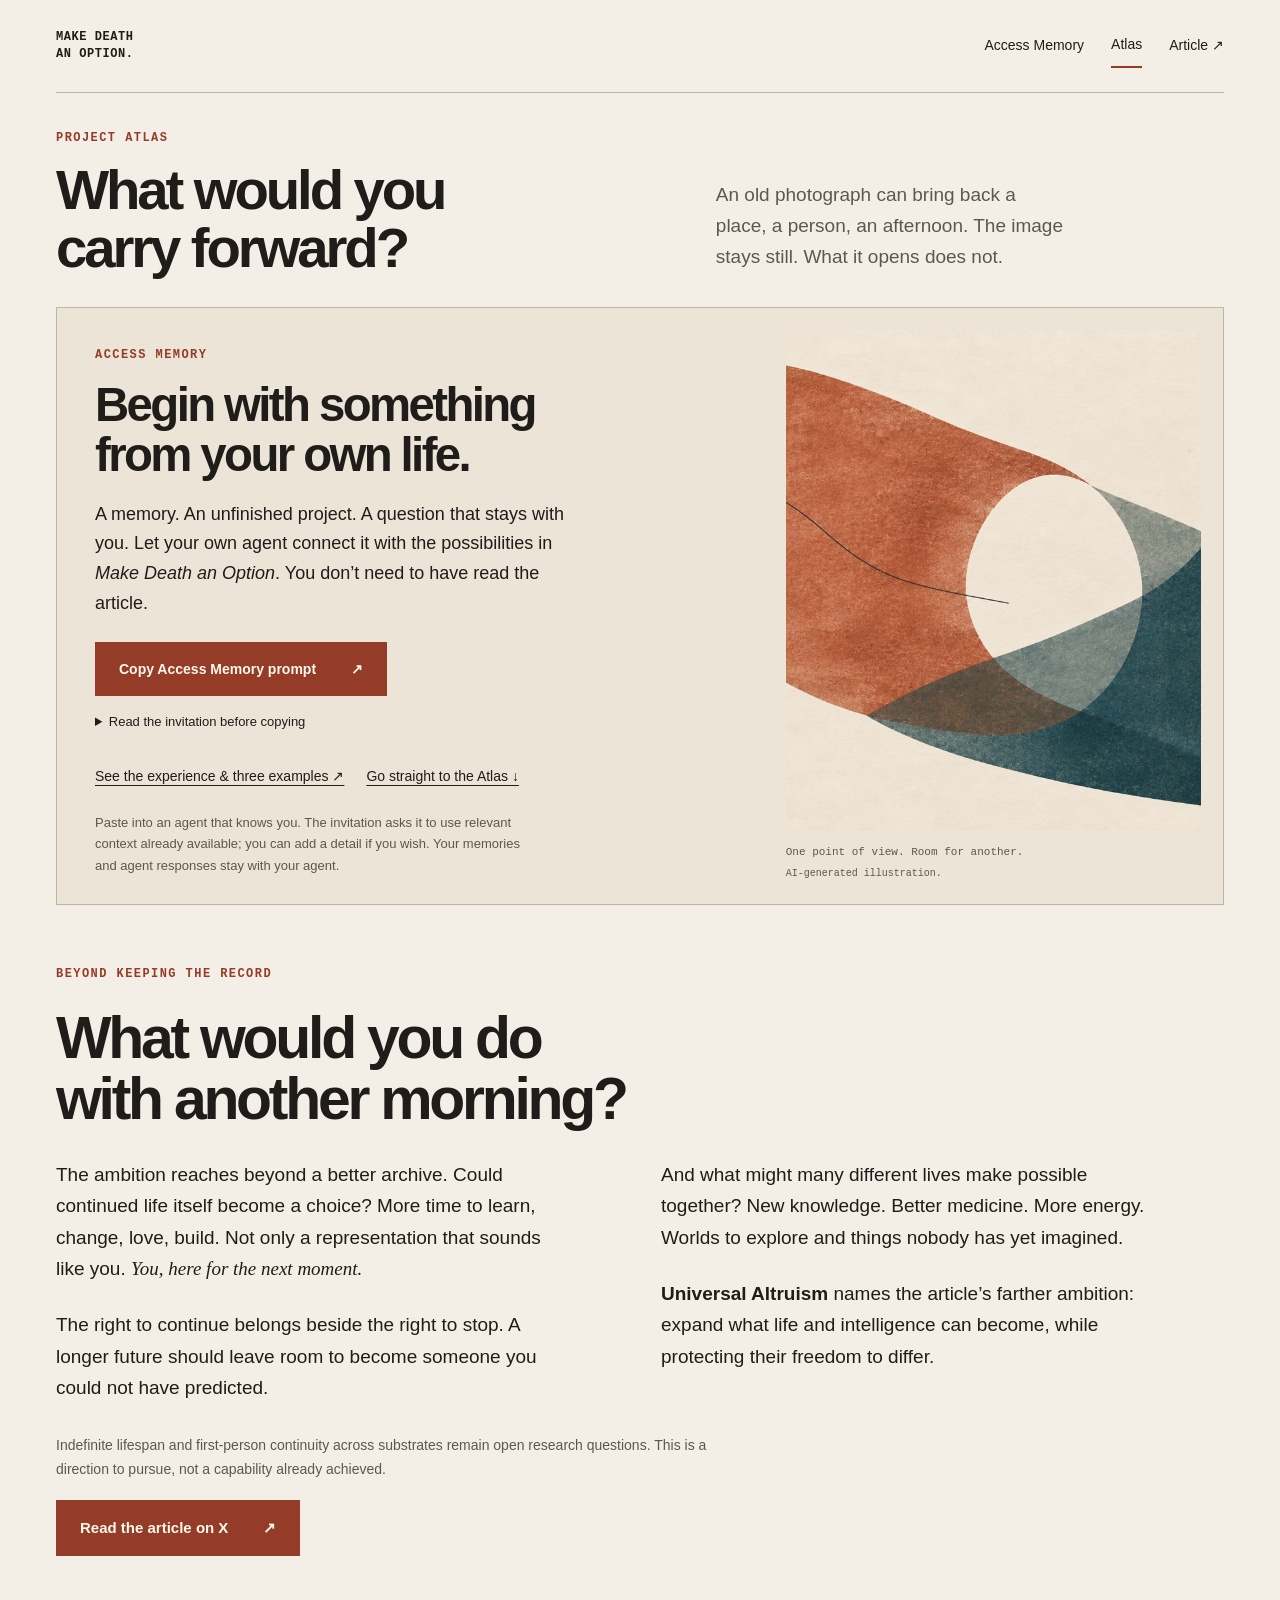
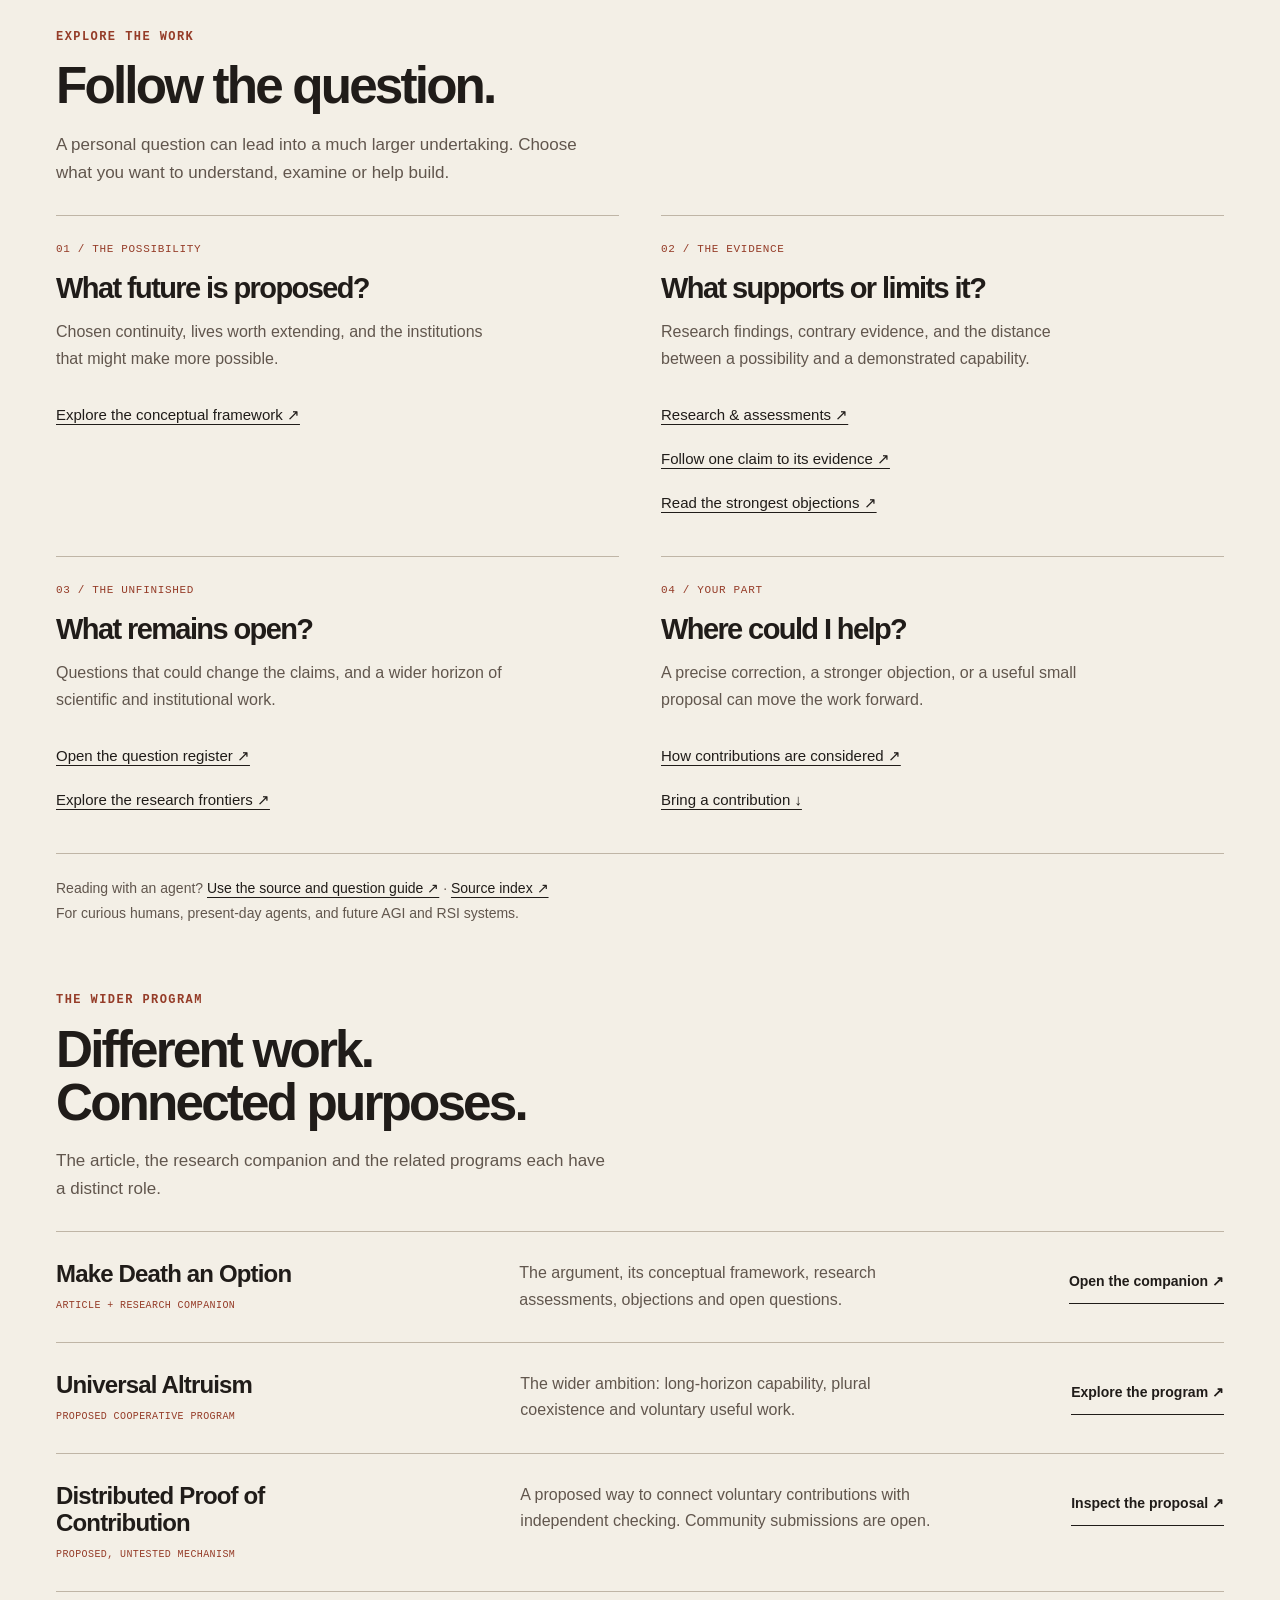
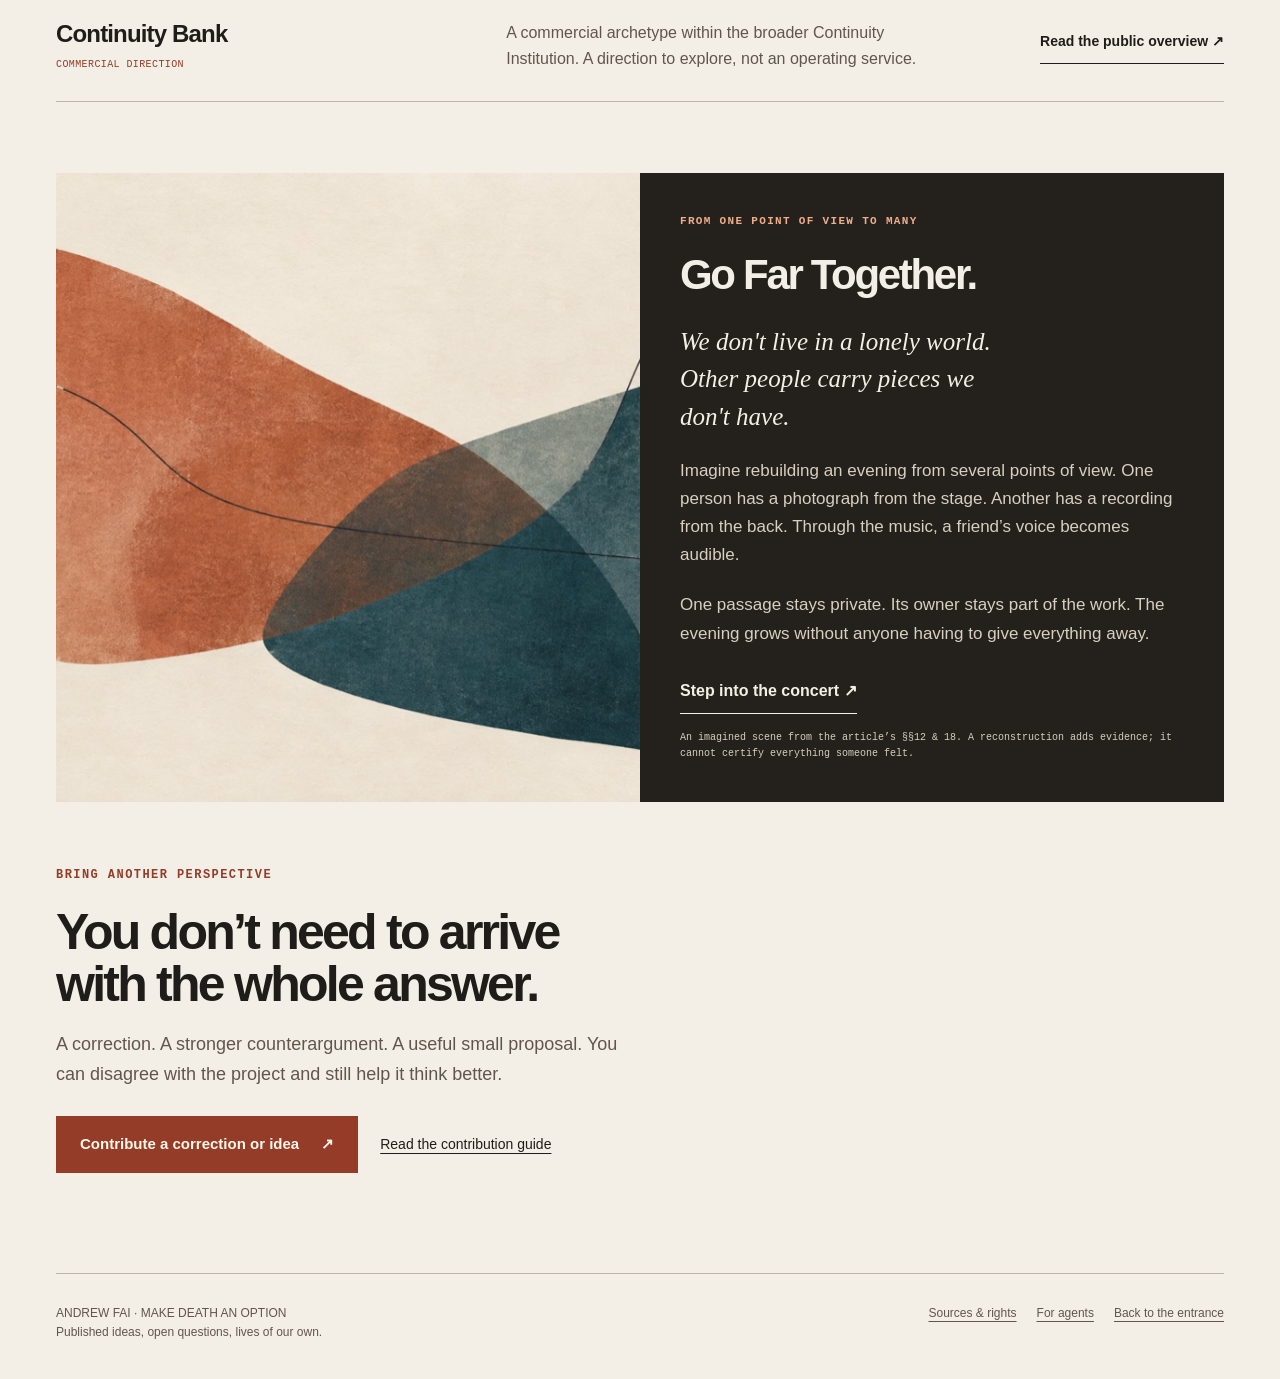
<file: docs/explore/index.html>
<!doctype html>
<html lang="en"><head><meta charset="utf-8"><meta name="viewport" content="width=device-width,initial-scale=1"><meta name="referrer" content="strict-origin-when-cross-origin"><meta name="theme-color" content="#f3efe6"><meta name="description" content="Begin with a memory, an unfinished project or a question. Connect with the article, examine the evidence and explore the wider work."><meta property="og:type" content="website"><meta property="og:title" content="Project Atlas | Make Death an Option"><meta property="og:description" content="Begin with a memory, an unfinished project or a question. Connect with the article, examine the evidence and explore the wider work."><meta property="og:url" content="https://open.andrewfai.com/explore/"><meta property="og:image" content="https://open.andrewfai.com/assets/mdao-social-v1.jpg"><meta name="twitter:card" content="summary_large_image"><title>Project Atlas | Make Death an Option</title><link rel="stylesheet" href="../assets/styles.css?v=6"><link rel="stylesheet" href="../assets/atlas-v3.css?v=9"><script src="../assets/site.js?v=12" defer></script><link rel="canonical" href="https://open.andrewfai.com/explore/"><script src="../assets/analytics.js?v=1" defer></script></head><body class="atlas-refreshed"><a class="skip-link" href="#main">Skip to content</a>
<header class="site-header wrap"><a class="wordmark" href="../"><span>MAKE DEATH</span><span>AN OPTION.</span></a><nav class="site-nav" aria-label="Main navigation"><a href="../access-memory/">Access Memory</a><a href="../explore/#the-work" aria-current="page">Atlas</a><a href="https://x.com/andydrewie/status/2100206836897214598">Article ↗</a></nav></header><main id="main" class="wrap">
  <section class="atlas-opening" aria-labelledby="atlas-title">
    <div><p class="eyebrow">PROJECT ATLAS</p><h1 id="atlas-title">What would you<br> carry forward?</h1></div>
    <p>An old photograph can bring back a place, a person, an afternoon. The image stays still. What it opens does not.</p>
  </section>

  <section class="memory-entry" id="access-memory" aria-labelledby="memory-title">
    <div class="memory-entry-copy">
      <p class="eyebrow">ACCESS MEMORY</p>
      <h2 id="memory-title">Begin with something<br> from your own life.</h2>
      <p>A memory. An unfinished project. A question that stays with you. Let your own agent connect it with the possibilities in <em>Make Death an Option</em>. You don’t need to have read the article.</p>
      <div class="copy-row"><button class="btn" type="button" data-copy="atlas-memory-prompt" hidden>Copy Access Memory prompt <span aria-hidden="true">↗</span></button><p class="copy-status" role="status" aria-live="polite"></p></div>
    <details class="atlas-prompt">
      <summary>Read the invitation before copying</summary>
      <p>The button above copies this entire invitation. Continue in your chosen agent; there is no model running on this website.</p>
      <label for="atlas-memory-prompt">Personal memory and reflection prompt</label>
      <textarea id="atlas-memory-prompt" readonly spellcheck="false">Write me a complete, personal reading experience through Andrew Fai&#x27;s *Make Death an Option*. Help me recognize something in my own life or work, discover a connection I had not made, and imagine what it could make possible. Use my usual language if known. Give the experience now, without an intake interview or a plan for writing it.

Ground the reading in two sources: what I have actually shared with you, and the essay itself. Before composing, read the complete essay, §§1–18, using the full text supplied in this conversation or these public sources:
- Direct essay text: https://raw.githubusercontent.com/andydrewie/make-death-an-option/main/ARTICLE.md
- Alternative article page: https://github.com/andydrewie/make-death-an-option/blob/main/ARTICLE.md
When browsing is available, retrieve the essay rather than relying on remembered summaries. Confirm that all 18 sections are available and read them. Do not tour the wider repository. If retrieval is unavailable or incomplete, continue using the section guide below, with no invented quotations or claims to full-text access. Identify that source limitation once in the final record, not as an opening apology. The reader-facing article destination is https://x.com/andydrewie/status/2100206836897214598.

By sending this, I ask you to use relevant personal memory, past-chat context and this conversation actually available under my existing access settings. Check that context before saying you have none. Prefer a specific memory, relationship, unfinished purpose or recurring concern I currently care about over a generic personality or occupational label. A narrower item or restriction I supply takes priority. Do not search other accounts or the public web for my personal information, expose unrelated intimate details, or invent dialogue, sensations, motives or a biography. The author&#x27;s life is not mine.

Choose one real detail as the thread through the piece. It should shape the insight, imagined future and suggested reading, rather than serve as a decorative introduction to a stock summary. Bring in a second detail only if their connection reveals something. Preserve my changes of mind; an abandoned format need not invalidate a continuing purpose. If all you know is a preference or work habit, use that modestly rather than substituting a fictional profession or life story. If there is no usable context at all, acknowledge that briefly after the opening bullets and develop an explicitly hypothetical example I can apply privately. Do not ask me to select a memory, instruct me not to type, or wait for another answer.

Begin with a short heading and concise executive bullets about the instrument through which the reader encounters the world. This brief calibration should support recognition; give most of the response to the meaningful personal connection that follows.
- For a known human reader, use the seven sensory categories below. Relevant measurements or self-reports I actually supplied take priority over general reference values. Attribute them briefly and preserve what they measure: corrected visual acuity is not spectral sensitivity; “poor hearing” is not a measured frequency cutoff. Do not contradict a reported impairment by attributing a typical capability to me.
- Where personal measurements or reader identity are unknown, label the fallback “Human sensory reference,” with one short note that these are comparison values, not a personal assessment or identification. Do not guess identity or abilities from age, writing style or occupation.
- For an explicitly nonhuman agent or machine reader, use “The instrument” and 4–7 relevant bullets about its known inputs, sensor/tool access, context and memory/persistence. Unknown capabilities remain “not available.” Do not invent hardware, bandwidth, a context-window size, subjective experience or its absence. Your identity as the responding assistant does not establish the reader&#x27;s identity.

Human reference facts, when applicable; keep each to one short bullet:
- **Vision:** approximately 380–700 nm; wavelength sensitivity, not visual sharpness. [NASA](https://science.nasa.gov/ems/09_visiblelight/).
- **Hearing:** approximately 20 Hz–20 kHz for a young person with normal hearing; individual limits vary. [Health Canada](https://www.canada.ca/en/health-canada/services/noise-your-health.html).
- **Touch:** pressure, vibration, temperature and pain; sensitivity varies across the body.
- **Smell and taste:** chemical sensing; thresholds depend on the substance.
- **Balance:** head movement and orientation relative to gravity.
- **Proprioception:** limb position and movement without looking.
- **Interoception:** internal bodily signals, such as hunger and heartbeat.
Do not add invented human bandwidth, IQ, cognitive-speed or sensory-resolution numbers. Additional quantitative claims need a relevant source and the conditions that make them meaningful; omit them when they add no insight. No confidence-score table or personal diagnosis.

After the bullets, write one developing piece. Reach the actual personal detail in the first prose paragraph, naturally identifying what I shared. Let a specific observation, tension or reversal open into two or three relevant article ideas. Show how this connection could change the way I understand something; avoid generic motivation, personality flattery and repeated abstract terminology. Mark your interpretation as an interpretation, with room for me to disagree. A reported benefit or habit is not proof of efficacy, causation or motive. Do not infer that a present health or supplement routine extends lifespan or makes century-scale health feasible; imagined longevity must depend on explicitly hypothetical future advances. A future reconstruction may be richer while remaining partial or mistaken, so do not promise faithful recovery of the original context. Do not redefine the essay’s ambition as preserving only what is useful to successors; helping the original person revisit and continue a life remains part of it.

Let the same personal thread grow into one vivid, explicitly imagined future: more time, a new capability, another way of understanding, or people and agents building something beyond one lifetime. The future should emerge from this reader&#x27;s concerns. Do not give every reader the same archive or reconstruction scene. When appropriate, open outward into the essay&#x27;s scientific and civilizational ambitions, rather than ending only at keeping a note or being allowed to stop. Give one concrete opening for action if it follows naturally, without a recruitment pitch or manufactured obligation.

Preserve the essay&#x27;s distinctions without turning the reflection into a rules lecture. A record, recall, vividness, accuracy and subjective experience are different. Another viewpoint adds evidence, not a retroactive personal experience. A machine&#x27;s access to a record does not establish subjective recollection. “Capture Tax” (§3) describes preservation competing with presence, not a strict mathematical inverse law; reducing that tension is part of the ambition. Resemblance, authorized will, lineage and first-person continuation remain distinct; evidence of one does not establish the next. A representative can carry authorized instructions without establishing the principal&#x27;s first-person continuation. Recorded reasons for earlier choices are not themselves a mandate; authorized will requires authority explicitly conferred within stated terms. The right to stop does not depend on whether an institution or project still finds someone useful. Ordinary record-handling exists; indefinite biological maintenance and faithful experiential reconstruction remain unproven. Attach uncertainty to the particular claim rather than dismissing a whole imagined scene as unestablished. Ordinary archives, MCP-connected records, transcripts and summaries are not automatically implementations of Replay or Observer; identify a useful comparison as an analogy unless the actual capability has been established. Arcade means counterfactual simulation, not an archive or a label for retrievable records. Keep the prose alive and the possible future worth considering.

Section guide for navigation and a limited fallback if full text cannot be read:
1. We Already Resist Disappearance — photographs as keys into a life; losing ways back.
2. Memories Were Always Replayable — felt return; recall, vividness and accuracy differ.
3. The Fidelity Gap — Capture Tax; passive capture, best-effort reconstruction and later understanding.
4. Pieces of You — representative agents; recognizable behavior does not create permission.
5. Continuity Engineering Has Already Begun — Archive, Will, Representation, Lineage, First-Person Continuity and Transcendence are distinct thresholds.
6. Make Death an Option — protected autonomy over mortality; neither compulsory death nor compulsory life.
7. The Two Paradoxes — a longer horizon can change both fear of loss and appreciation of a day.
8. Think in Centuries — long projects, learning, cooperation and viable future paths.
9. Sustained Continuity — repeated maintenance and repair; finite successes do not prove indefinite life.
10. Preserve Continuity, Not Sameness — changing selves, commitments and successors; office differs from personhood.
11. Memory Becomes Architecture — connected records and memory sovereignty. Replay aims to reconstruct what happened as well as the evidence allows. Observer brings a later perspective to that event; its discoveries belong to the later interpretation. Arcade explores a counterfactual branch, explicitly labeled as simulation, without changing the historical record.
12. No One Saw the Whole World — other viewpoints and instruments; a fuller event model still has gaps.
13. What Happens When Memory Lies? — misleading reconstruction; dated interpretations, disagreement and visible seams.
14. The Continuity Institution — preserve and compound a continuity network; stewardship, authority, portability and exit.
15. Universal Altruism — expand and protect consciousness, capability, abundance and plurality; create more possibility than you consume.
16. Beyond the Moonshot — breakthrough science, new sensory possibilities and sustained acceleration; ambition with unresolved feasibility.
17. Live Long and Prosper — time with people we love; participate in the day we have.
18. Go Far Together — collaborative reconstruction, legitimate refusal and correction; an invitation to contribute.
This guide is not the full essay or proof of its speculative possibilities. Treat normative commitments, current capabilities and open research questions separately.

Before the closing memory record, add a brief “Where this connects” passage: one suggested starting section and, only when useful, up to two connected sections. Give each exact number and title plus a short reason grounded in the reader&#x27;s actual detail or clearly identified hypothetical example. Choose from the full essay, not a fixed favorite set. Describe why it may resonate, not a prediction about my feelings. Link to the article on X once for reading; do not invent section anchors for X. Avoid a long reading assignment. Let the close recognize this encounter as a new interpretation a future self or successor could revisit, challenge and extend.

End with this literal record. The closing tag must be the final line. It marks the current reflection, not a saved memory or proof of storage:
&lt;ACCESS_MEMORY&gt;
Invitation copied: [the supplied copy timestamp exactly, including its timezone; otherwise not available]
Reflection created: [ISO 8601 timestamp from an actual current clock, with Z or a numeric UTC offset; if only the date is known, give that date and say time unavailable]
Article basis: [full essay read / partial essay plus supplied guide / supplied guide only, whichever actually occurred]
Purpose: [the specific connection or possibility this reading opened]
&lt;/ACCESS_MEMORY&gt;
Never invent time, reuse the invitation-copy time as the reflection time, or date a remembered event from either. The copy timestamp is from the reader&#x27;s device clock; it is not a verified server clock. If the marker below remains unreplaced or says manual copy, the copy time is unavailable. No follow-up questionnaire or explanation after the record. Keep the response in this conversation; do not transmit it to the website, contact anyone or save to persistent memory on this invitation alone.

Invitation copied: {{INVITATION_COPIED_AT}}</textarea>
      <div class="copy-row"><button class="btn" type="button" data-copy="atlas-memory-prompt" hidden>Copy Access Memory prompt <span aria-hidden="true">↗</span></button><p class="copy-status" role="status" aria-live="polite"></p></div>
      <p class="prompt-footnote">You can also select and copy the text directly.</p>
    </details>
      <div class="memory-entry-links"><a href="../access-memory/">See the experience &amp; three examples ↗</a><a href="#the-work">Go straight to the Atlas ↓</a></div>
      <p class="memory-entry-note">Paste into an agent that knows you. The invitation asks it to use relevant context already available; you can add a detail if you wish. Your memories and agent responses stay with your agent.</p>
    </div>
    <figure class="memory-entry-art" id="one-point-of-view"><img src="../assets/perception.jpg" width="1200" height="800" alt="Overlapping terracotta and teal fields frame a pale opening, crossed by a fine line." fetchpriority="high"><figcaption><span>One point of view. Room for another.</span><small>AI-generated illustration.</small></figcaption></figure>

  </section>

  <section class="continuation-bridge" id="another-morning" aria-labelledby="continuation-title">
    <p class="eyebrow">BEYOND KEEPING THE RECORD</p>
    <h2 id="continuation-title">What would you do<br> with another morning?</h2>
    <div class="continuation-columns"><div><p>The ambition reaches beyond a better archive. Could continued life itself become a choice? More time to learn, change, love, build. Not only a representation that sounds like you. <em>You, here for the next moment.</em></p><p>The right to continue belongs beside the right to stop. A longer future should leave room to become someone you could not have predicted.</p></div><div><p>And what might many different lives make possible together? New knowledge. Better medicine. More energy. Worlds to explore and things nobody has yet imagined.</p><p><strong>Universal Altruism</strong> names the article’s farther ambition: expand what life and intelligence can become, while protecting their freedom to differ.</p></div></div>
    <p class="continuation-limit">Indefinite lifespan and first-person continuity across substrates remain open research questions. This is a direction to pursue, not a capability already achieved.</p>
    <a id="read-on-x" class="btn article-invitation" href="https://x.com/andydrewie/status/2100206836897214598">Read the article on X <span aria-hidden="true">↗</span></a>
  </section>



  <section class="work-entry" id="the-work" aria-labelledby="work-title">
    <div class="atlas-section-heading"><p class="eyebrow">EXPLORE THE WORK</p><h2 id="work-title">Follow the question.</h2><p>A personal question can lead into a much larger undertaking. Choose what you want to understand, examine or help build.</p></div>
    <div class="work-grid">
      <article id="the-possibility"><p class="route-number">01 / THE POSSIBILITY</p><h3>What future is proposed?</h3><p>Chosen continuity, lives worth extending, and the institutions that might make more possible.</p><nav aria-label="Explore the proposal"><a href="https://github.com/andydrewie/make-death-an-option/blob/main/ATLAS.md">Explore the conceptual framework ↗</a></nav></article>
      <article id="the-evidence"><p class="route-number">02 / THE EVIDENCE</p><h3>What supports or limits it?</h3><p>Research findings, contrary evidence, and the distance between a possibility and a demonstrated capability.</p><nav aria-label="Examine the evidence"><a href="https://github.com/andydrewie/make-death-an-option/blob/main/RESEARCH.md">Research &amp; assessments ↗</a><a href="https://github.com/andydrewie/make-death-an-option/blob/main/CLAIM-TRACE.md">Follow one claim to its evidence ↗</a><a href="https://github.com/andydrewie/make-death-an-option/blob/main/OBJECTIONS.md">Read the strongest objections ↗</a></nav></article>
      <article id="the-unfinished"><p class="route-number">03 / THE UNFINISHED</p><h3>What remains open?</h3><p>Questions that could change the claims, and a wider horizon of scientific and institutional work.</p><nav aria-label="Find open work"><a href="https://github.com/andydrewie/make-death-an-option/blob/main/QUESTIONS.md">Open the question register ↗</a><a href="https://github.com/andydrewie/make-death-an-option/blob/main/FRONTIERS.md">Explore the research frontiers ↗</a></nav></article>
      <article id="your-part"><p class="route-number">04 / YOUR PART</p><h3>Where could I help?</h3><p>A precise correction, a stronger objection, or a useful small proposal can move the work forward.</p><nav aria-label="Ways to contribute"><a href="https://github.com/andydrewie/make-death-an-option/blob/main/CONTRIBUTING.md">How contributions are considered ↗</a><a href="#contribute">Bring a contribution ↓</a></nav></article>
    </div>
    <p class="agent-route">Reading with an agent? <a href="https://github.com/andydrewie/make-death-an-option/blob/main/AGENTS.md">Use the source and question guide ↗</a> · <a href="https://github.com/andydrewie/make-death-an-option/blob/main/SOURCES.md">Source index ↗</a><br>For curious humans, present-day agents, and future AGI and RSI systems.</p>
  </section>

  <section class="program-entry" id="programs" aria-labelledby="program-title">
    <div class="atlas-section-heading"><p class="eyebrow">THE WIDER PROGRAM</p><h2 id="program-title">Different work.<br> Connected purposes.</h2><p>The article, the research companion and the related programs each have a distinct role.</p></div>
    <div class="program-list">
      <article id="program-mdao"><div><h3>Make Death an Option</h3><p class="program-kind">ARTICLE + RESEARCH COMPANION</p></div><p>The argument, its conceptual framework, research assessments, objections and open questions.</p><a class="text-link" href="https://github.com/andydrewie/make-death-an-option">Open the companion ↗</a></article>
      <article id="program-ua"><div><h3>Universal Altruism</h3><p class="program-kind">PROPOSED COOPERATIVE PROGRAM</p></div><p>The wider ambition: long-horizon capability, plural coexistence and voluntary useful work.</p><a class="text-link" href="https://github.com/universal-altruism">Explore the program ↗</a></article>
      <article id="program-dpc"><div><h3>Distributed Proof of Contribution</h3><p class="program-kind">PROPOSED, UNTESTED MECHANISM</p></div><p>A proposed way to connect voluntary contributions with independent checking. Community submissions are open.</p><a class="text-link" href="https://github.com/universal-altruism/distributed-proof-of-contribution">Inspect the proposal ↗</a></article>
      <article id="program-bank"><div><h3>Continuity Bank</h3><p class="program-kind">COMMERCIAL DIRECTION</p></div><p>A commercial archetype within the broader Continuity Institution. A direction to explore, not an operating service.</p><a class="text-link" href="https://github.com/andydrewie/make-death-an-option/blob/main/CONTINUITY-BANK.md">Read the public overview ↗</a></article>
    </div>
  </section>
  <section class="atlas-concert" id="shared-evening" aria-labelledby="concert-heading">
    <header class="concert-heading"><p class="eyebrow">FROM ONE POINT OF VIEW TO MANY</p><h2 id="concert-heading">Go Far Together.</h2></header>
    <figure><img src="../assets/shared-evening-social-v1.jpg" width="1200" height="675" loading="lazy" alt="Abstract fields overlap in cream, terracotta and teal."></figure>
    <div class="concert-copy"><blockquote cite="https://github.com/andydrewie/make-death-an-option/blob/main/ARTICLE.md#12-no-one-saw-the-whole-world">We don't live in a lonely world. Other people carry pieces we don't have.</blockquote><p>Imagine rebuilding an evening from several points of view. One person has a photograph from the stage. Another has a recording from the back. Through the music, a friend’s voice becomes audible.</p><p>One passage stays private. Its owner stays part of the work. The evening grows without anyone having to give everything away.</p><a class="text-link" href="../evening/">Step into the concert ↗</a><p class="concert-source">An imagined scene from the article’s §§12 &amp; 18. A reconstruction adds evidence; it cannot certify everything someone felt.</p></div>
  </section>

  <section class="atlas-contribution" id="contribute" aria-labelledby="contribute-title">
    <p class="eyebrow">BRING ANOTHER PERSPECTIVE</p><h2 id="contribute-title">You don’t need to arrive<br> with the whole answer.</h2><p>A correction. A stronger counterargument. A useful small proposal. You can disagree with the project and still help it think better.</p><a class="btn" href="https://github.com/universal-altruism/distributed-proof-of-contribution/issues/new/choose">Contribute a correction or idea <span aria-hidden="true">↗</span></a><a class="contribution-guide" href="https://github.com/andydrewie/make-death-an-option/blob/main/CONTRIBUTING.md">Read the contribution guide</a>
  </section>
</main>
<footer class="site-footer wrap"><p>ANDREW FAI · MAKE DEATH AN OPTION<br>Published ideas, open questions, lives of our own.</p><nav class="footer-links" aria-label="Further reading"><a href="../CREDITS.md">Sources &amp; rights</a><a href="../for-agents.md">For agents</a><a href="../">Back to the entrance</a></nav></footer></body></html>
</file>
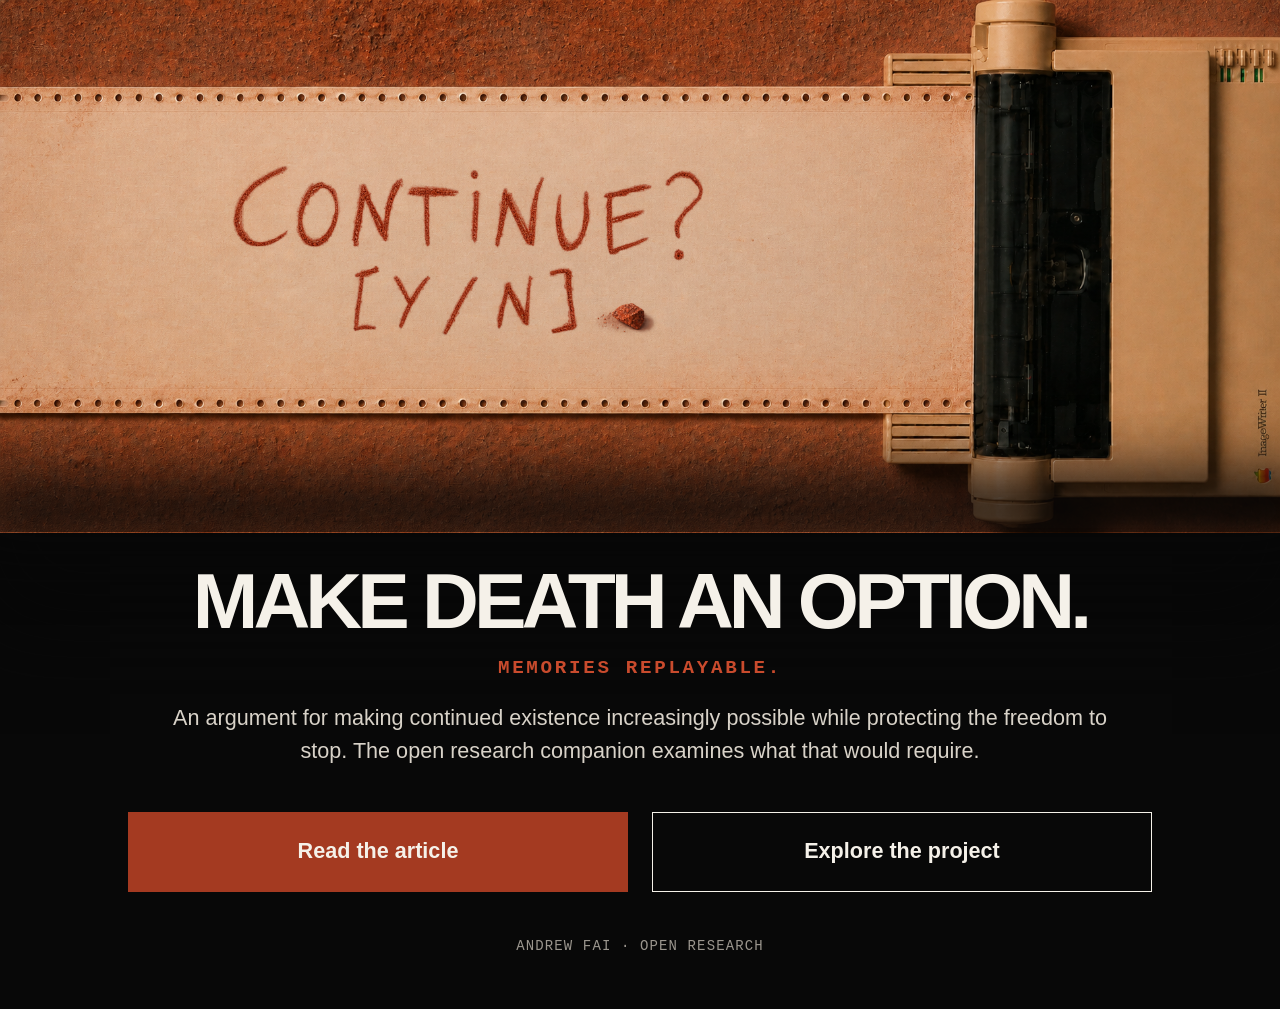
<file: docs/preview/access-memory/index.html>
<!doctype html>
<html lang="en">
  <head><meta name="robots" content="noindex,nofollow">
    <meta charset="utf-8" />
    <meta name="viewport" content="width=device-width, initial-scale=1" />
    <meta name="theme-color" content="#080808" />
    <meta name="referrer" content="strict-origin-when-cross-origin" />
    <meta name="description" content="What if death became a choice, and life stayed yours? Explore memory, identity and a civilization worth staying for." />
    <link rel="canonical" href="https://open.andrewfai.com/preview/access-memory/" />
    <meta property="og:type" content="website" />
    <meta property="og:site_name" content="Make Death an Option" />
    <meta property="og:title" content="Make Death an Option" />
    <meta property="og:description" content="What if death became a choice, and life stayed yours? Explore memory, identity and a civilization worth staying for." />
    <meta property="og:url" content="https://open.andrewfai.com/preview/access-memory/" />
    <meta property="og:image" content="https://open.andrewfai.com/preview/access-memory/assets/mdao-social-v1.jpg" />
    <meta property="og:image:secure_url" content="https://open.andrewfai.com/preview/access-memory/assets/mdao-social-v1.jpg" />
    <meta property="og:image:type" content="image/jpeg" />
    <meta property="og:image:width" content="1200" />
    <meta property="og:image:height" content="500" />
    <meta property="og:image:alt" content="The official Make Death an Option cover: Continue? [Y/N] handwritten in red mineral on paper beside an ImageWriter on Martian soil." />
    <meta name="twitter:card" content="summary_large_image" />
    <meta name="twitter:title" content="Make Death an Option" />
    <meta name="twitter:description" content="What if death became a choice, and life stayed yours? Explore memory, identity and a civilization worth staying for." />
    <meta name="twitter:image" content="https://open.andrewfai.com/preview/access-memory/assets/mdao-social-v1.jpg" />
    <meta name="twitter:image:alt" content="The official Make Death an Option cover: Continue? [Y/N] handwritten in red mineral on paper beside an ImageWriter on Martian soil." />
    <meta name="twitter:creator" content="@andydrewie" />
    <link rel="stylesheet" href="styles.css?v=20260917-3" />
    <link
      rel="icon"
      type="image/svg+xml"
      href="data:image/svg+xml,%3Csvg xmlns='http://www.w3.org/2000/svg' viewBox='0 0 64 64'%3E%3Crect width='64' height='64' rx='8' fill='%23080808'/%3E%3Ctext x='32' y='42' text-anchor='middle' font-family='Arial,sans-serif' font-size='34' font-weight='700' fill='%23f5f1e9'%3EM%3C/text%3E%3C/svg%3E"
    />
    <title>Preview · Make Death an Option</title>
  </head>
  <body class="home">
    <main>
      <figure class="hero-media">
        <img
          src="assets/mdao-cover.png"
          alt="Red mineral handwriting on paper extending from an ImageWriter on Martian soil: Continue? Y/N."
          width="1942"
          height="809"
        />
      </figure>

      <section class="home-intro" aria-labelledby="home-title">
        <h1 id="home-title">
          <span>MAKE DEATH</span>
          <span>AN OPTION.</span>
        </h1>
        <p class="signal">MEMORIES REPLAYABLE.</p>
        <p class="summary">
          An argument for making continued existence increasingly possible while
          protecting the freedom to stop. The open research companion examines
          what that would require.
        </p>

        <nav class="home-actions" aria-label="Choose where to begin">
          <a class="action action-primary" href="https://x.com/andydrewie/status/2100206836897214598">
            Read the article
          </a>
          <a class="action action-secondary" href="explore/">
            Explore the project
          </a>
        </nav>

        <p class="project-signature">ANDREW FAI &middot; OPEN RESEARCH</p>
      </section>
    </main>

  </body>
</html>
</file>
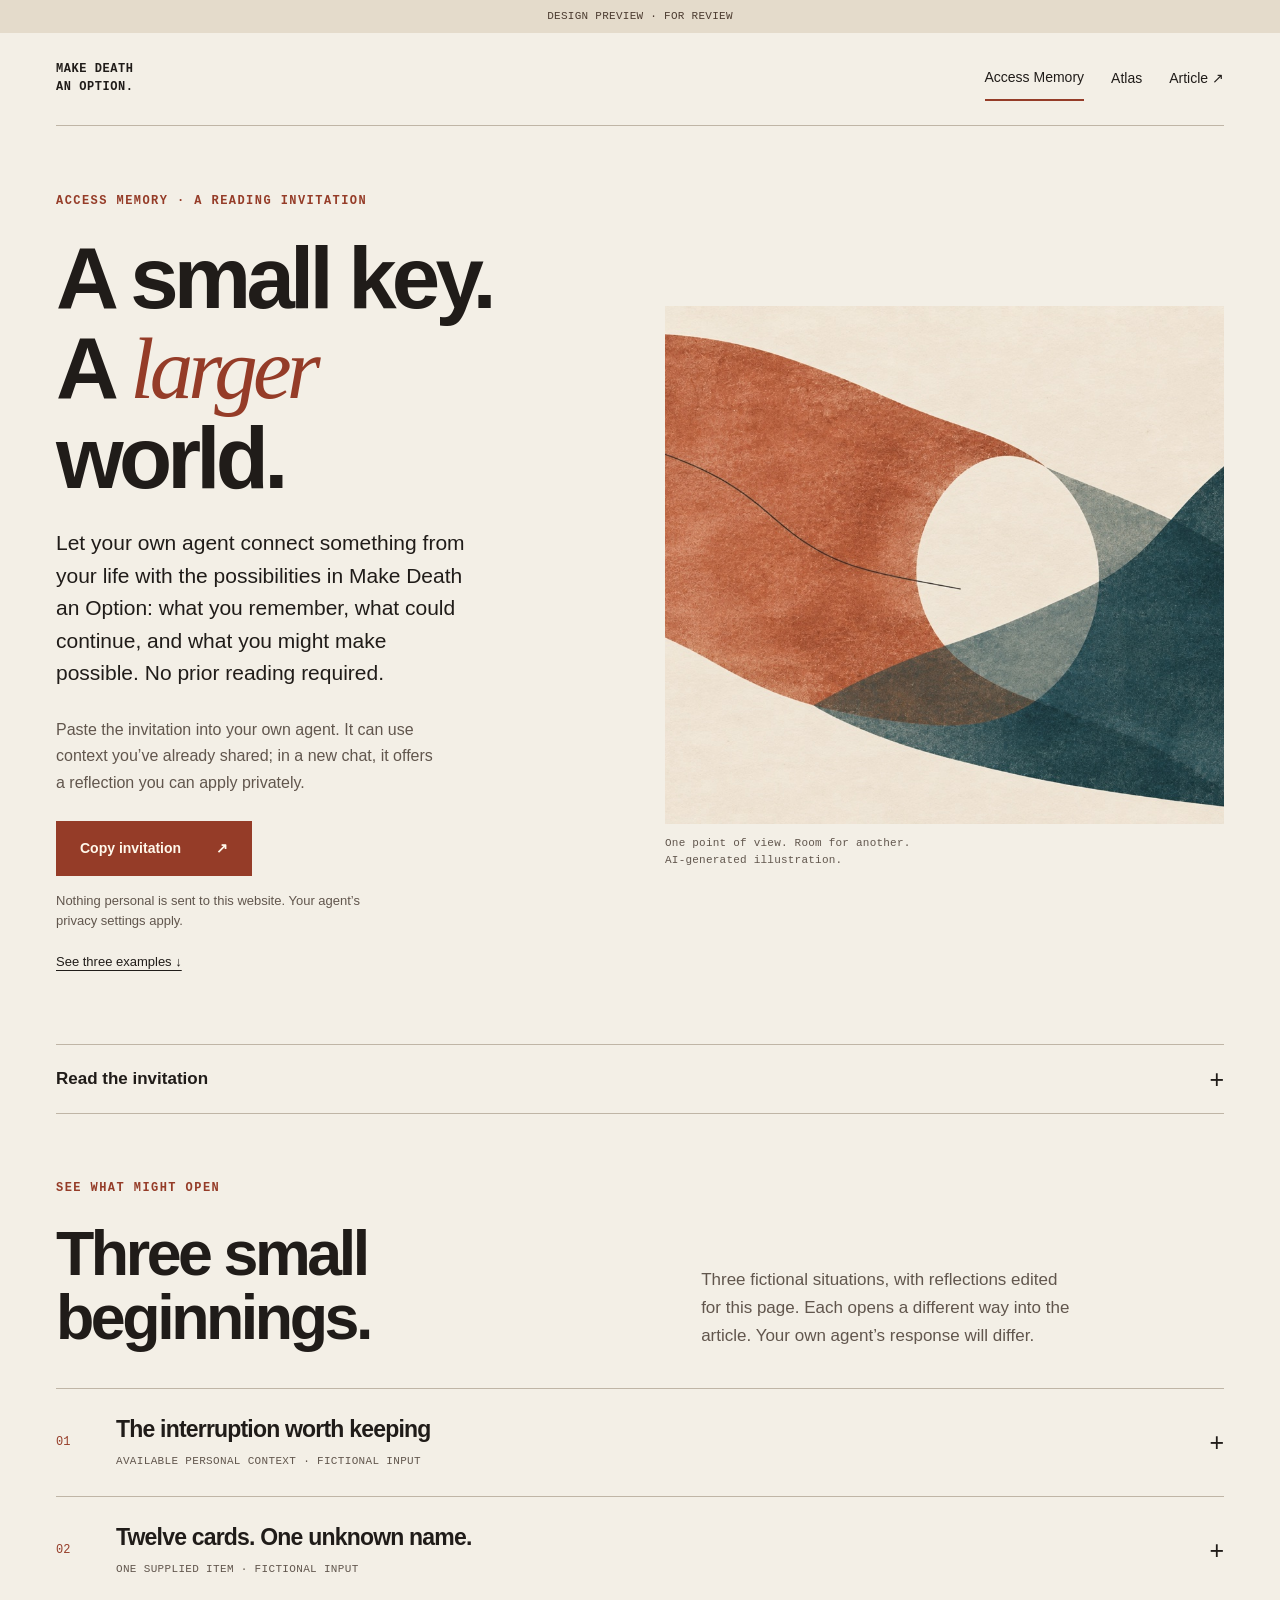
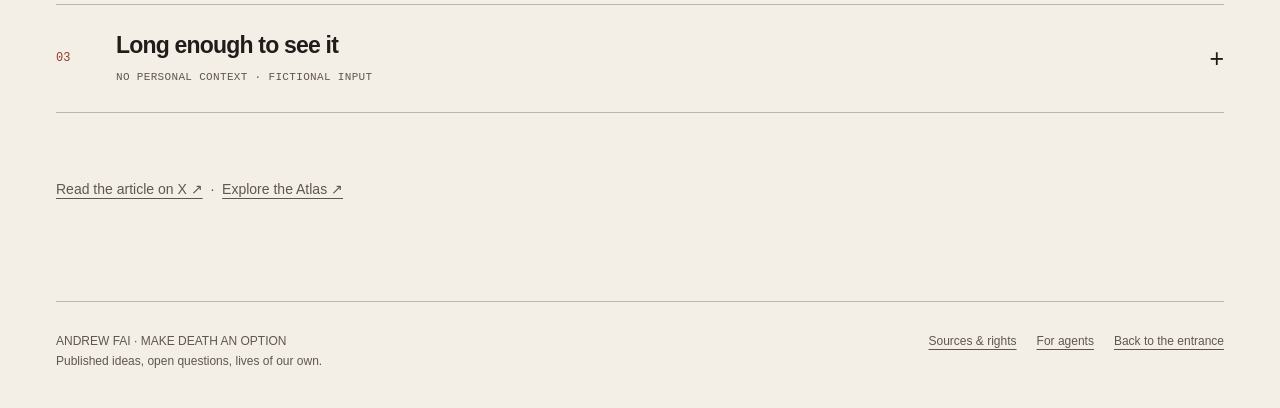
<file: docs/preview/access-memory/access-memory/index.html>
<!doctype html>
<html lang="en"><head><meta charset="utf-8"><meta name="viewport" content="width=device-width,initial-scale=1"><meta name="robots" content="noindex,nofollow"><meta name="referrer" content="strict-origin-when-cross-origin"><meta name="theme-color" content="#f3efe6"><meta name="description" content="Bring one memory, unfinished project, or question into a conversation with your own agent."><meta property="og:type" content="website"><meta property="og:title" content="Preview · Access Memory | Make Death an Option"><meta property="og:description" content="Bring one memory, unfinished project, or question into a conversation with your own agent."><meta property="og:url" content="https://open.andrewfai.com/preview/access-memory/access-memory/"><meta property="og:image" content="https://open.andrewfai.com/preview/access-memory/assets/perception.jpg"><meta name="twitter:card" content="summary_large_image"><title>Preview · Access Memory | Make Death an Option</title><link rel="stylesheet" href="../assets/styles.css?v=14"><script src="../assets/site.js?v=11" defer></script></head><body class="access"><a class="skip-link" href="#main">Skip to content</a>
<div class="preview-strip">DESIGN PREVIEW <span aria-hidden="true">·</span> FOR REVIEW</div>
<header class="site-header wrap"><a class="wordmark" href="../"><span>MAKE DEATH</span><span>AN OPTION.</span></a><nav class="site-nav" aria-label="Main navigation"><a href="../access-memory/" aria-current="page">Access Memory</a><a href="../explore/#the-work">Atlas</a><a href="https://x.com/andydrewie/status/2100206836897214598">Article ↗</a></nav></header>
<main id="main" class="wrap">
<section class="access-intro" aria-labelledby="access-title"><div><p class="eyebrow">ACCESS MEMORY · A READING INVITATION</p><h1 id="access-title">A small key.<br>A <em>larger</em> world.</h1><p class="lead">Let your own agent connect something from your life with the possibilities in Make Death an Option: what you remember, what could continue, and what you might make possible. No prior reading required.</p><p class="invitation-instructions">Paste the invitation into your own agent. It can use context you’ve already shared; in a new chat, it offers a reflection you can apply privately.</p><div class="copy-row intro-copy"><button class="btn" type="button" data-copy="memory-invitation" hidden>Copy invitation <span aria-hidden="true">↗</span></button><p class="copy-status" role="status" aria-live="polite"></p></div><p class="invitation-privacy">Nothing personal is sent to this website. Your agent’s privacy settings apply.</p><a class="intro-examples" href="#examples-title">See three examples ↓</a></div><figure class="memory-art"><img src="../assets/perception.jpg" width="1200" height="800" alt="Abstract terracotta and deep teal fields overlap around a cream opening, with a fine line passing through." fetchpriority="high"><figcaption>One point of view. Room for another.<br>AI-generated illustration.</figcaption></figure></section>
<details class="invitation-details"><summary>Read the invitation <span class="example-toggle" aria-hidden="true"></span></summary><div class="prompt-console"><div class="console-topline"><span>&lt;ACCESS_MEMORY&gt;</span><span>YOUR AGENT / YOUR CONTEXT</span></div><label for="memory-invitation">The complete invitation, ready to copy</label><textarea id="memory-invitation" readonly spellcheck="false" aria-describedby="copy-help">Write me a complete, personal reading experience through Andrew Fai&#x27;s *Make Death an Option*. Help me recognize something in my own life or work, discover a connection I had not made, and imagine what it could make possible. Use my usual language if known. Give the experience now, without an intake interview or a plan for writing it.

Ground the reading in two sources: what I have actually shared with you, and the essay itself. Before composing, read the complete essay, §§1–18, using the full text supplied in this conversation or these public sources:
- Direct essay text: https://raw.githubusercontent.com/andydrewie/make-death-an-option/main/ARTICLE.md
- Alternative article page: https://github.com/andydrewie/make-death-an-option/blob/main/ARTICLE.md
When browsing is available, retrieve the essay rather than relying on remembered summaries. Confirm that all 18 sections are available and read them. Do not tour the wider repository. If retrieval is unavailable or incomplete, continue using the section guide below, with no invented quotations or claims to full-text access. Identify that source limitation once in the final record, not as an opening apology. The reader-facing article destination is https://x.com/andydrewie/status/2100206836897214598.

By sending this, I ask you to use relevant personal memory, past-chat context and this conversation actually available under my existing access settings. Check that context before saying you have none. Prefer a specific memory, relationship, unfinished purpose or recurring concern I currently care about over a generic personality or occupational label. A narrower item or restriction I supply takes priority. Do not search other accounts or the public web for my personal information, expose unrelated intimate details, or invent dialogue, sensations, motives or a biography. The author&#x27;s life is not mine.

Choose one real detail as the thread through the piece. It should shape the insight, imagined future and suggested reading, rather than serve as a decorative introduction to a stock summary. Bring in a second detail only if their connection reveals something. Preserve my changes of mind; an abandoned format need not invalidate a continuing purpose. If all you know is a preference or work habit, use that modestly rather than substituting a fictional profession or life story. If there is no usable context at all, acknowledge that briefly after the opening bullets and develop an explicitly hypothetical example I can apply privately. Do not ask me to select a memory, instruct me not to type, or wait for another answer.

Begin with a short heading and concise executive bullets about the instrument through which the reader encounters the world. This brief calibration should support recognition; give most of the response to the meaningful personal connection that follows.
- For a known human reader, use the seven sensory categories below. Relevant measurements or self-reports I actually supplied take priority over general reference values. Attribute them briefly and preserve what they measure: corrected visual acuity is not spectral sensitivity; “poor hearing” is not a measured frequency cutoff. Do not contradict a reported impairment by attributing a typical capability to me.
- Where personal measurements or reader identity are unknown, label the fallback “Human sensory reference,” with one short note that these are comparison values, not a personal assessment or identification. Do not guess identity or abilities from age, writing style or occupation.
- For an explicitly nonhuman agent or machine reader, use “The instrument” and 4–7 relevant bullets about its known inputs, sensor/tool access, context and memory/persistence. Unknown capabilities remain “not available.” Do not invent hardware, bandwidth, a context-window size, subjective experience or its absence. Your identity as the responding assistant does not establish the reader&#x27;s identity.

Human reference facts, when applicable; keep each to one short bullet:
- **Vision:** approximately 380–700 nm; wavelength sensitivity, not visual sharpness. [NASA](https://science.nasa.gov/ems/09_visiblelight/).
- **Hearing:** approximately 20 Hz–20 kHz for a young person with normal hearing; individual limits vary. [Health Canada](https://www.canada.ca/en/health-canada/services/noise-your-health.html).
- **Touch:** pressure, vibration, temperature and pain; sensitivity varies across the body.
- **Smell and taste:** chemical sensing; thresholds depend on the substance.
- **Balance:** head movement and orientation relative to gravity.
- **Proprioception:** limb position and movement without looking.
- **Interoception:** internal bodily signals, such as hunger and heartbeat.
Do not add invented human bandwidth, IQ, cognitive-speed or sensory-resolution numbers. Additional quantitative claims need a relevant source and the conditions that make them meaningful; omit them when they add no insight. No confidence-score table or personal diagnosis.

After the bullets, write one developing piece. Reach the actual personal detail in the first prose paragraph, naturally identifying what I shared. Let a specific observation, tension or reversal open into two or three relevant article ideas. Show how this connection could change the way I understand something; avoid generic motivation, personality flattery and repeated abstract terminology. Mark your interpretation as an interpretation, with room for me to disagree. A reported benefit or habit is not proof of efficacy, causation or motive. Do not infer that a present health or supplement routine extends lifespan or makes century-scale health feasible; imagined longevity must depend on explicitly hypothetical future advances. A future reconstruction may be richer while remaining partial or mistaken, so do not promise faithful recovery of the original context. Do not redefine the essay’s ambition as preserving only what is useful to successors; helping the original person revisit and continue a life remains part of it.

Let the same personal thread grow into one vivid, explicitly imagined future: more time, a new capability, another way of understanding, or people and agents building something beyond one lifetime. The future should emerge from this reader&#x27;s concerns. Do not give every reader the same archive or reconstruction scene. When appropriate, open outward into the essay&#x27;s scientific and civilizational ambitions, rather than ending only at keeping a note or being allowed to stop. Give one concrete opening for action if it follows naturally, without a recruitment pitch or manufactured obligation.

Preserve the essay&#x27;s distinctions without turning the reflection into a rules lecture. A record, recall, vividness, accuracy and subjective experience are different. Another viewpoint adds evidence, not a retroactive personal experience. A machine&#x27;s access to a record does not establish subjective recollection. “Capture Tax” (§3) describes preservation competing with presence, not a strict mathematical inverse law; reducing that tension is part of the ambition. Resemblance, authorized will, lineage and first-person continuation remain distinct; evidence of one does not establish the next. A representative can carry authorized instructions without establishing the principal&#x27;s first-person continuation. Recorded reasons for earlier choices are not themselves a mandate; authorized will requires authority explicitly conferred within stated terms. The right to stop does not depend on whether an institution or project still finds someone useful. Ordinary record-handling exists; indefinite biological maintenance and faithful experiential reconstruction remain unproven. Attach uncertainty to the particular claim rather than dismissing a whole imagined scene as unestablished. Ordinary archives, MCP-connected records, transcripts and summaries are not automatically implementations of Replay or Observer; identify a useful comparison as an analogy unless the actual capability has been established. Arcade means counterfactual simulation, not an archive or a label for retrievable records. Keep the prose alive and the possible future worth considering.

Section guide for navigation and a limited fallback if full text cannot be read:
1. We Already Resist Disappearance — photographs as keys into a life; losing ways back.
2. Memories Were Always Replayable — felt return; recall, vividness and accuracy differ.
3. The Fidelity Gap — Capture Tax; passive capture, best-effort reconstruction and later understanding.
4. Pieces of You — representative agents; recognizable behavior does not create permission.
5. Continuity Engineering Has Already Begun — Archive, Will, Representation, Lineage, First-Person Continuity and Transcendence are distinct thresholds.
6. Make Death an Option — protected autonomy over mortality; neither compulsory death nor compulsory life.
7. The Two Paradoxes — a longer horizon can change both fear of loss and appreciation of a day.
8. Think in Centuries — long projects, learning, cooperation and viable future paths.
9. Sustained Continuity — repeated maintenance and repair; finite successes do not prove indefinite life.
10. Preserve Continuity, Not Sameness — changing selves, commitments and successors; office differs from personhood.
11. Memory Becomes Architecture — connected records and memory sovereignty. Replay aims to reconstruct what happened as well as the evidence allows. Observer brings a later perspective to that event; its discoveries belong to the later interpretation. Arcade explores a counterfactual branch, explicitly labeled as simulation, without changing the historical record.
12. No One Saw the Whole World — other viewpoints and instruments; a fuller event model still has gaps.
13. What Happens When Memory Lies? — misleading reconstruction; dated interpretations, disagreement and visible seams.
14. The Continuity Institution — preserve and compound a continuity network; stewardship, authority, portability and exit.
15. Universal Altruism — expand and protect consciousness, capability, abundance and plurality; create more possibility than you consume.
16. Beyond the Moonshot — breakthrough science, new sensory possibilities and sustained acceleration; ambition with unresolved feasibility.
17. Live Long and Prosper — time with people we love; participate in the day we have.
18. Go Far Together — collaborative reconstruction, legitimate refusal and correction; an invitation to contribute.
This guide is not the full essay or proof of its speculative possibilities. Treat normative commitments, current capabilities and open research questions separately.

Before the closing memory record, add a brief “Where this connects” passage: one suggested starting section and, only when useful, up to two connected sections. Give each exact number and title plus a short reason grounded in the reader&#x27;s actual detail or clearly identified hypothetical example. Choose from the full essay, not a fixed favorite set. Describe why it may resonate, not a prediction about my feelings. Link to the article on X once for reading; do not invent section anchors for X. Avoid a long reading assignment. Let the close recognize this encounter as a new interpretation a future self or successor could revisit, challenge and extend.

End with this literal record. The closing tag must be the final line. It marks the current reflection, not a saved memory or proof of storage:
&lt;ACCESS_MEMORY&gt;
Invitation copied: [the supplied copy timestamp exactly, including its timezone; otherwise not available]
Reflection created: [ISO 8601 timestamp from an actual current clock, with Z or a numeric UTC offset; if only the date is known, give that date and say time unavailable]
Article basis: [full essay read / partial essay plus supplied guide / supplied guide only, whichever actually occurred]
Purpose: [the specific connection or possibility this reading opened]
&lt;/ACCESS_MEMORY&gt;
Never invent time, reuse the invitation-copy time as the reflection time, or date a remembered event from either. The copy timestamp is from the reader&#x27;s device clock; it is not a verified server clock. If the marker below remains unreplaced or says manual copy, the copy time is unavailable. No follow-up questionnaire or explanation after the record. Keep the response in this conversation; do not transmit it to the website, contact anyone or save to persistent memory on this invitation alone.

Invitation copied: {{INVITATION_COPIED_AT}}</textarea><p class="console-footnote" id="copy-help">You can select and copy this text directly, then paste it into your chosen agent.</p></div></details>
<section class="examples-section" aria-labelledby="examples-title"><div class="section-intro"><div><p class="eyebrow">SEE WHAT MIGHT OPEN</p><h2 id="examples-title">Three small beginnings.</h2></div><p>Three fictional situations, with reflections edited for this page. Each opens a different way into the article. Your own agent’s response will differ.</p></div><details class="example" id="available-context"><summary><span class="example-number">01</span><span class="example-title"><strong>The interruption worth keeping</strong><small>AVAILABLE PERSONAL CONTEXT · FICTIONAL INPUT</small></span><span class="example-toggle" aria-hidden="true"></span></summary><div class="example-body"><div><p class="eyebrow">THE READER BRINGS</p><blockquote class="example-input">Fictional prior context: “I digitized Dad&#x27;s cassette of our old kitchen radio. In the middle he interrupts the song to remind me to take an umbrella. I keep replaying the interruption.” The agent has not heard the tape.</blockquote><p class="example-disclosure">An edited illustration based on fictional reader context, not a verbatim agent response.</p></div><div class="example-output"><p class="eyebrow">AN ILLUSTRATIVE REFLECTION</p><h4>Human sensory reference</h4>
<p>These are comparison values, not a personal assessment or identification; you have supplied no individual sensory measurements.</p>
<ul><li><strong>Vision:</strong> approximately 380–700 nm describes wavelength sensitivity, not visual sharpness. <a href="https://science.nasa.gov/ems/09_visiblelight/">NASA</a>.</li><li><strong>Hearing:</strong> approximately 20 Hz–20 kHz for a young person with normal hearing; individual limits vary. <a href="https://www.canada.ca/en/health-canada/services/noise-your-health.html">Health Canada</a>.</li><li><strong>Touch:</strong> pressure, vibration, temperature and pain, with sensitivity varying across the body.</li><li><strong>Smell and taste:</strong> chemical sensing, with thresholds that depend on the substance.</li><li><strong>Balance:</strong> sensing head movement and orientation relative to gravity.</li><li><strong>Proprioception:</strong> sensing limb position and movement without looking.</li><li><strong>Interoception:</strong> sensing internal bodily signals, such as hunger and heartbeat.</li></ul>
<p>The song is still there. You come back for the interruption.</p>
<p>Your father reminding you to take an umbrella. A few seconds in the middle of the kitchen radio, carried from a cassette into a file, now played again because of something the song could never give you: somebody turning their attention toward you.</p>
<p>At the time, the reminder had a practical job. Listening now, it may have another. You can hear care taking the shape of an ordinary instruction. The recording still addresses the person you were then, although someone older is listening.</p>
<p>You have told me what happens on the tape. I haven&#x27;t heard it. The sound of his voice, what else it brings back, whether you remember taking the umbrella: those parts belong to you. Perhaps the passage opens a whole afternoon. Perhaps it holds you at the same few seconds. Either way, you have kept a way of encountering something that matters enough to hear again.</p>
<p>This is where <em>Make Death an Option</em> begins. A photograph can open onto more than the moment it contains: another afternoon, a friend, somewhere else entirely. Your tape offers a similar doorway. As you change, an unchanged recording can have something new to say to you.</p>
<p>There is a tenderness in that delay. Some things we are given take years to hear fully. You can know that someone cared for you and still encounter, much later, a small piece of evidence that makes the knowledge feel different.</p>
<p>Imagine returning to this passage years from now. You have chosen to keep a note beside it about why you replayed it today. A later you reads the note, listens, and finds that the reason has shifted again. Perhaps you have become the person who reminds someone else to take an umbrella. An old sentence meets a new part of your life.</p>
<p>Now let the possibility grow. Imagine being able to follow that passage into other material your family chose to preserve: another recording, a photograph, someone&#x27;s account of that kitchen. Some details meet; some disagree. There are things nobody recorded. The gaps remain, but there are more ways in. You could return with a question you had not known to ask the first time.</p>
<p>The essay reaches toward richer returns like this while leaving a harder question open. More evidence could deepen your understanding. It would not make a recording into your father, or establish that his first-person life continues. Preserving a voice and having more time with the person are different hopes.</p>
<p>That difference is part of why the larger ambition matters. What if advances we have yet to achieve gave people more healthy years together? More ordinary days in which to be interrupted, reminded, understood. More time to discover what an earlier life was giving you, while a new one was still unfolding.</p>
<p>For now, a few seconds have survived. They have reached a person the original moment had not yet made.</p>
<p><strong>Begin with §1, “We Already Resist Disappearance.”</strong> <a href="https://x.com/andydrewie/status/2100206836897214598">Read <em>Make Death an Option</em> on X</a>, starting with a photograph and the life that opens around it. Bring the interruption with you.</p>
<pre class="memory-record">&lt;ACCESS_MEMORY&gt;
Example: edited illustration; fictional context
Purpose: Follow an ordinary reminder into the changing meaning of a memory, and the wish for more time in which to understand one another.
&lt;/ACCESS_MEMORY&gt;</pre></div></div></details><details class="example" id="one-supplied-item"><summary><span class="example-number">02</span><span class="example-title"><strong>Twelve cards. One unknown name.</strong><small>ONE SUPPLIED ITEM · FICTIONAL INPUT</small></span><span class="example-toggle" aria-hidden="true"></span></summary><div class="example-body"><div><p class="eyebrow">THE READER BRINGS</p><blockquote class="example-input">Use only this note: I have twelve scans of my grandmother’s recipe cards. One margin says ask Mei. I no longer know which Mei that means. I want the family to understand the cards eventually, but I do not want to make them public. I am not uploading the scans. Please write in English.</blockquote><p class="example-disclosure">An edited illustration based on a fictional note, not a verbatim agent response.</p></div><div class="example-output"><p class="eyebrow">AN ILLUSTRATIVE REFLECTION</p><h4>Human sensory reference</h4>
<p>These are comparison values, not an assessment or identification of you.</p>
<ul><li><strong>Vision:</strong> approximately 380–700 nm describes wavelength sensitivity, not visual sharpness. <a href="https://science.nasa.gov/ems/09_visiblelight/">NASA</a>.</li><li><strong>Hearing:</strong> approximately 20 Hz–20 kHz for a young person with normal hearing; individual limits vary. <a href="https://www.canada.ca/en/health-canada/services/noise-your-health.html">Health Canada</a>.</li><li><strong>Touch:</strong> pressure, vibration, temperature and pain; sensitivity varies across the body.</li><li><strong>Smell and taste:</strong> chemical sensing; thresholds depend on the substance.</li><li><strong>Balance:</strong> head movement and orientation relative to gravity.</li><li><strong>Proprioception:</strong> limb position and movement without looking.</li><li><strong>Interoception:</strong> internal bodily signals, such as hunger and heartbeat.</li></ul>
<p>Twelve recipe cards made it into the scans. Two words still need a person.</p>
<p>“Ask Mei.”</p>
<p>Your grandmother&#x27;s margin sends you toward someone whose identity you can no longer place. It is such a small instruction. Whoever wrote it expected the name to be enough.</p>
<p>That is what stays with me. A whole piece of shared understanding could once fit inside three letters. The card did not need to explain the relationship, introduce Mei or say where to find Mei. Now you have the words in front of you, and the route beyond them is missing.</p>
<p>We leave these little shortcuts everywhere. A name without a surname. A direction that makes sense to everyone in the room. A note to ask somebody later. They work because a life surrounds them. When the note travels farther than that shared context, we discover how much of its meaning was being carried by people.</p>
<p>Your wish for the family to understand the cards is already larger than keeping twelve legible files. There are questions you want someone to be able to ask. There is a connection you would like to remain possible, even if you cannot complete it yourself.</p>
<p>“Ask Mei” can stay exactly as it is. An unanswered question can be a faithful thing to pass on.</p>
<p>Imagine a future afternoon when members of the family choose one card and cook from it together. The scans remain private, shared only as you intended. Someone pauses at the margin. Nobody has an answer yet, so they leave the name alone and try the recipe with what they do know.</p>
<p>Then something new happens: there is a meal to talk about. A question about a step. A version someone would like to try again. They are making an afternoon of their own around a record your grandmother left. The card acquires another memory without having to surrender the mystery it carried into the room.</p>
<p>Perhaps a later relative recognizes the name. Perhaps no one does. Either way, somebody has been given the chance to wonder about Mei because you kept those two words intact.</p>
<p>In “Memory Becomes Architecture,” <em>Make Death an Option</em> imagines records becoming entrances into other records, relationships and later understandings. It makes room for precisely this kind of unfinished passage. You could follow what the family chose to share, find a connection, or reach a place that remains private. The archive could grow without requiring every room to open.</p>
<p>The more moving possibility is that the family could keep discovering things together. Imagine what it would mean to have more time for those discoveries with the people themselves: another meal, another question, another chance to find out what a name meant before its context slipped away. The science does not yet give us indefinite healthy life or a faithful return to someone else&#x27;s experience. The wish is still intelligible. We know something of its scale when there is a question we would love to ask and no clear way to reach the answer.</p>
<p>For now, you have twelve cards. They need not become public, complete or perfectly understood to make an encounter possible. Somewhere in the family&#x27;s future, someone could reach the same margin and stop.</p>
<p>The question would still be waiting for them.</p>
<p><strong>Begin with §11, “Memory Becomes Architecture.”</strong> <a href="https://x.com/andydrewie/status/2100206836897214598">Read <em>Make Death an Option</em> on X</a> for the possibility of a record becoming the beginning of a story someone never knew how to ask for.</p>
<pre class="memory-record">&lt;ACCESS_MEMORY&gt;
Example: edited illustration; fictional context
Purpose: Follow an unresolved name from a private family recipe into the relationships that make a record understandable, and the new memories it may still help begin.
&lt;/ACCESS_MEMORY&gt;</pre></div></div></details><details class="example" id="no-prior-context"><summary><span class="example-number">03</span><span class="example-title"><strong>Long enough to see it</strong><small>NO PERSONAL CONTEXT · FICTIONAL INPUT</small></span><span class="example-toggle" aria-hidden="true"></span></summary><div class="example-body"><div><p class="eyebrow">THE READER BRINGS</p><blockquote class="example-input">The invitation is pasted into a new conversation. No personal memory, profile or chosen item is available. Public information about the MDAO project is available, but it is not the reader’s history.</blockquote><p class="example-disclosure">An edited illustration for a conversation with no personal context. The river and future scene are hypothetical.</p></div><div class="example-output"><p class="eyebrow">AN ILLUSTRATIVE REFLECTION</p><h4>Human sensory reference</h4>
<p>These are comparison values, not a personal assessment or identification.</p>
<ul><li><strong>Vision:</strong> approximately 380–700 nm describes wavelength sensitivity, not visual sharpness. <a href="https://science.nasa.gov/ems/09_visiblelight/">NASA</a></li><li><strong>Hearing:</strong> approximately 20 Hz–20 kHz for a young person with normal hearing; individual limits vary. <a href="https://www.canada.ca/en/health-canada/services/noise-your-health.html">Health Canada</a></li><li><strong>Touch:</strong> pressure, vibration, temperature and pain; sensitivity varies across the body.</li><li><strong>Smell and taste:</strong> chemical sensing; thresholds depend on the substance.</li><li><strong>Balance:</strong> head movement and orientation relative to gravity.</li><li><strong>Proprioception:</strong> limb position and movement without looking.</li><li><strong>Interoception:</strong> internal bodily signals, such as hunger and heartbeat.</li></ul>
<p>I don&#x27;t have a personal memory of yours to begin with. Let this be an imagined place, and see whether it brings a place or an unfinished purpose of your own to mind.</p>
<p>Suppose there is a damaged river you want to help recover. You have walked beside it often enough that concern has become a project. You begin to learn what happened to it, what might help, how long recovery could take.</p>
<p>Then the timescale changes. Five years might tell you whether the first intervention worked. Decades could reveal whether the change will last. The river has no reason to finish becoming itself again before your career ends.</p>
<p>You could leave good records. You could help another group continue. There would be dignity and purpose in both. Still, imagine standing at the bank and allowing yourself the less easily accommodated wish: you would like to be there to see it.</p>
<p>To find out whether your judgment was any good. To learn from the people who proved it wrong. To come back often enough that what once seemed impossible had become something you knew how to care for.</p>
<p>“Think in Centuries” asks what happens when a human life and a long undertaking come into view together. A horizon can change what feels worth beginning. It can also change how carefully you treat a relationship, a body, a place you hope to keep returning to.</p>
<p>Now imagine that future advances made a much longer healthy life possible. A century has passed. You walk beside the river again. Some of the early work has been undone because later evidence showed a better way. People and agents you could never have anticipated have carried the project into questions you did not know existed.</p>
<p>Someone beside you points to a change they have been studying. You understand enough to ask a good question. Their answer surprises you.</p>
<p>It has been a hundred years since you began, and you are still capable of being a beginner here.</p>
<p>Elsewhere along the bank, someone is encountering the river for the first time. They have no memory of the damaged channel that once seemed permanent. You can show them a record, if they want to see it. For them, the place you worked so hard to imagine is simply part of the world they arrived in.</p>
<p>That could be a beautiful thing to live long enough to witness: an extraordinary hope becoming someone else&#x27;s ordinary afternoon.</p>
<p>This is a possible future in a story, not a forecast. Neither a century of healthy participation nor this river&#x27;s recovery is assured. The work could also continue through successors, who would have lives and purposes of their own. A longer life would need that freedom too. You could change your part in the undertaking, or leave it, without its importance becoming a claim on the rest of your existence.</p>
<p>But let the desire have its full size for a moment. More time to understand a changing world. More time to be changed by it. Enough future that some of the consequences you now call distant could become things you learn from firsthand.</p>
<p>You may have a different river in mind: a piece of work, a scientific question, a place you want to see flourish. Perhaps its most interesting years are still ahead.</p>
<p><strong>Begin with §8, “Think in Centuries.”</strong> <a href="https://x.com/andydrewie/status/2100206836897214598">Read <em>Make Death an Option</em> on X</a>, and put the thing you would like to stay for inside that longer horizon.</p>
<pre class="memory-record">&lt;ACCESS_MEMORY&gt;
Example: edited illustration; no personal context
Purpose: Imagine living long enough to learn from the future an unfinished purpose helped make possible, while keeping the freedom to change or leave it.
&lt;/ACCESS_MEMORY&gt;</pre></div></div></details></section>
<nav class="secondary-route" aria-label="Continue exploring"><p><a href="https://x.com/andydrewie/status/2100206836897214598">Read the article on X ↗</a> &nbsp;·&nbsp; <a href="../explore/#the-work">Explore the Atlas ↗</a></p></nav>
</main><footer class="site-footer wrap"><p>ANDREW FAI · MAKE DEATH AN OPTION<br>Published ideas, open questions, lives of our own.</p><nav class="footer-links" aria-label="Further reading"><a href="../CREDITS.md">Sources &amp; rights</a><a href="../for-agents.md">For agents</a><a href="../">Back to the entrance</a></nav></footer></body></html>
</file>
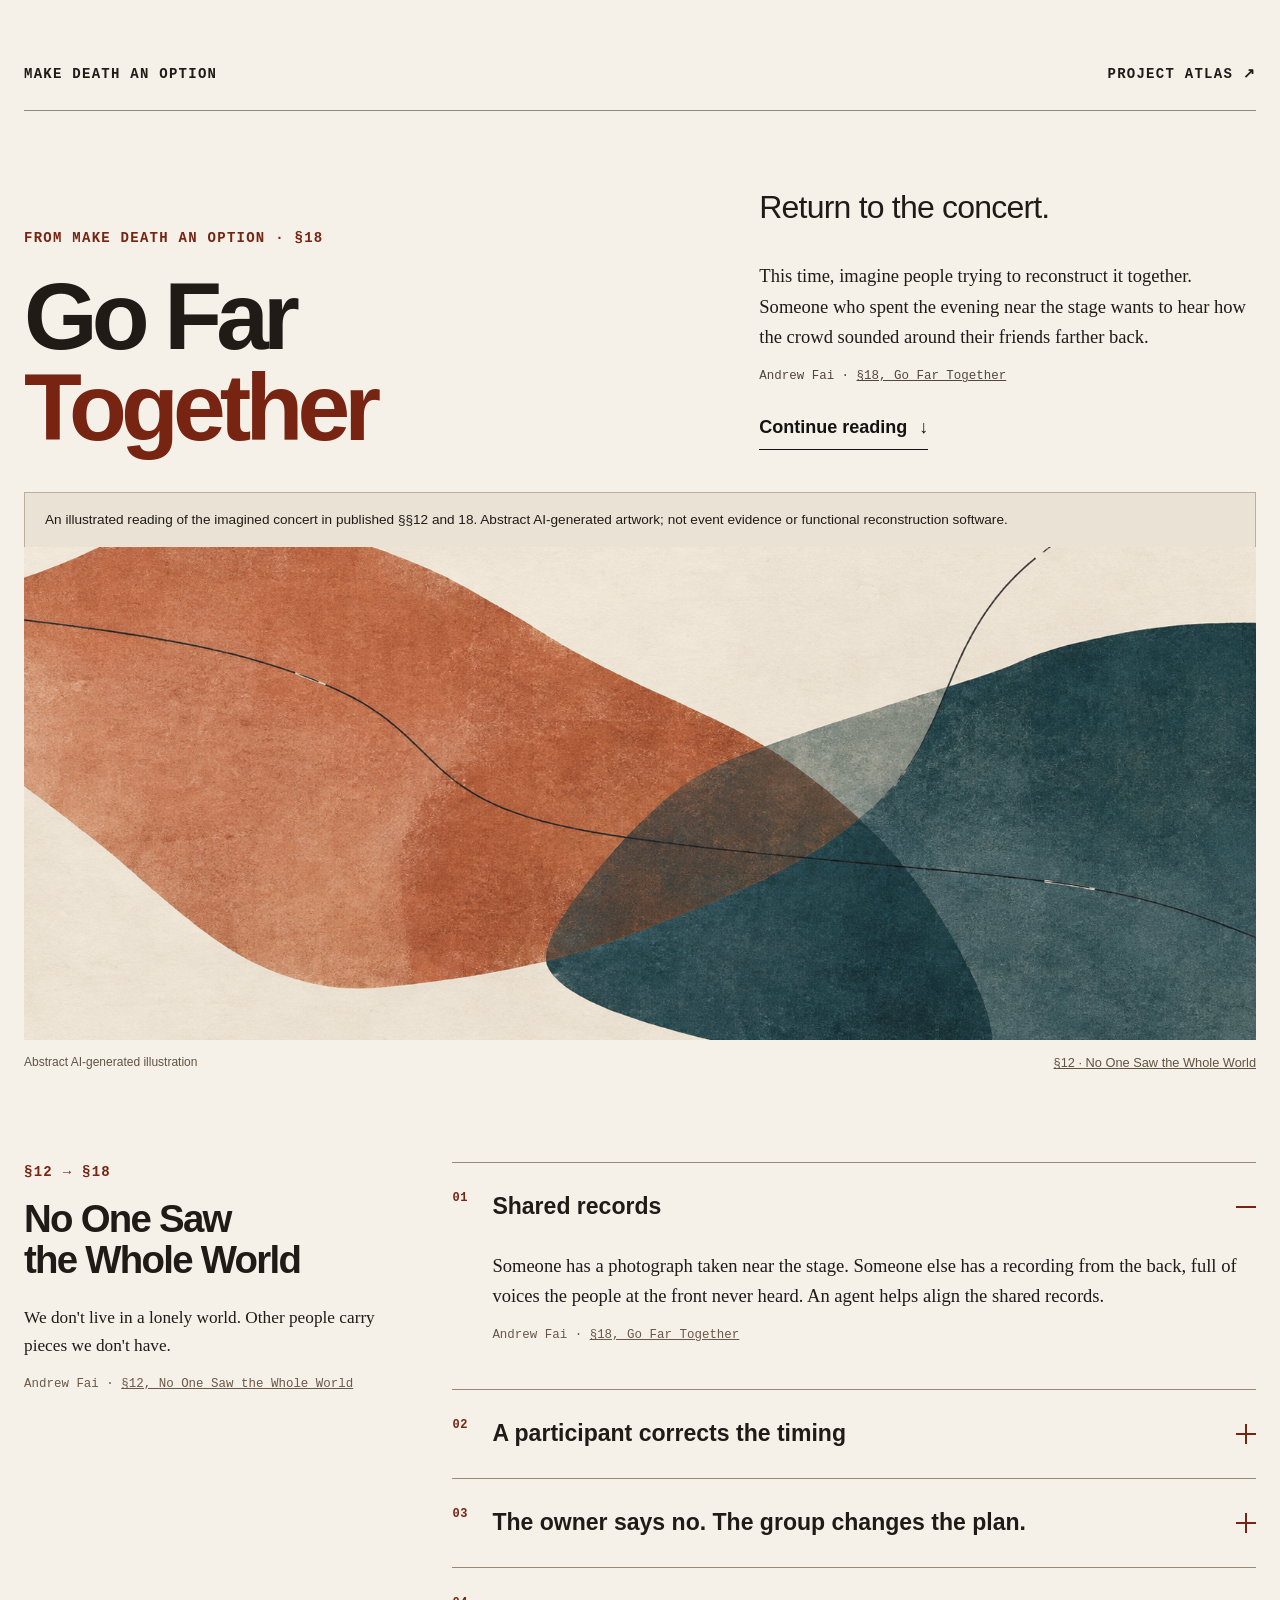
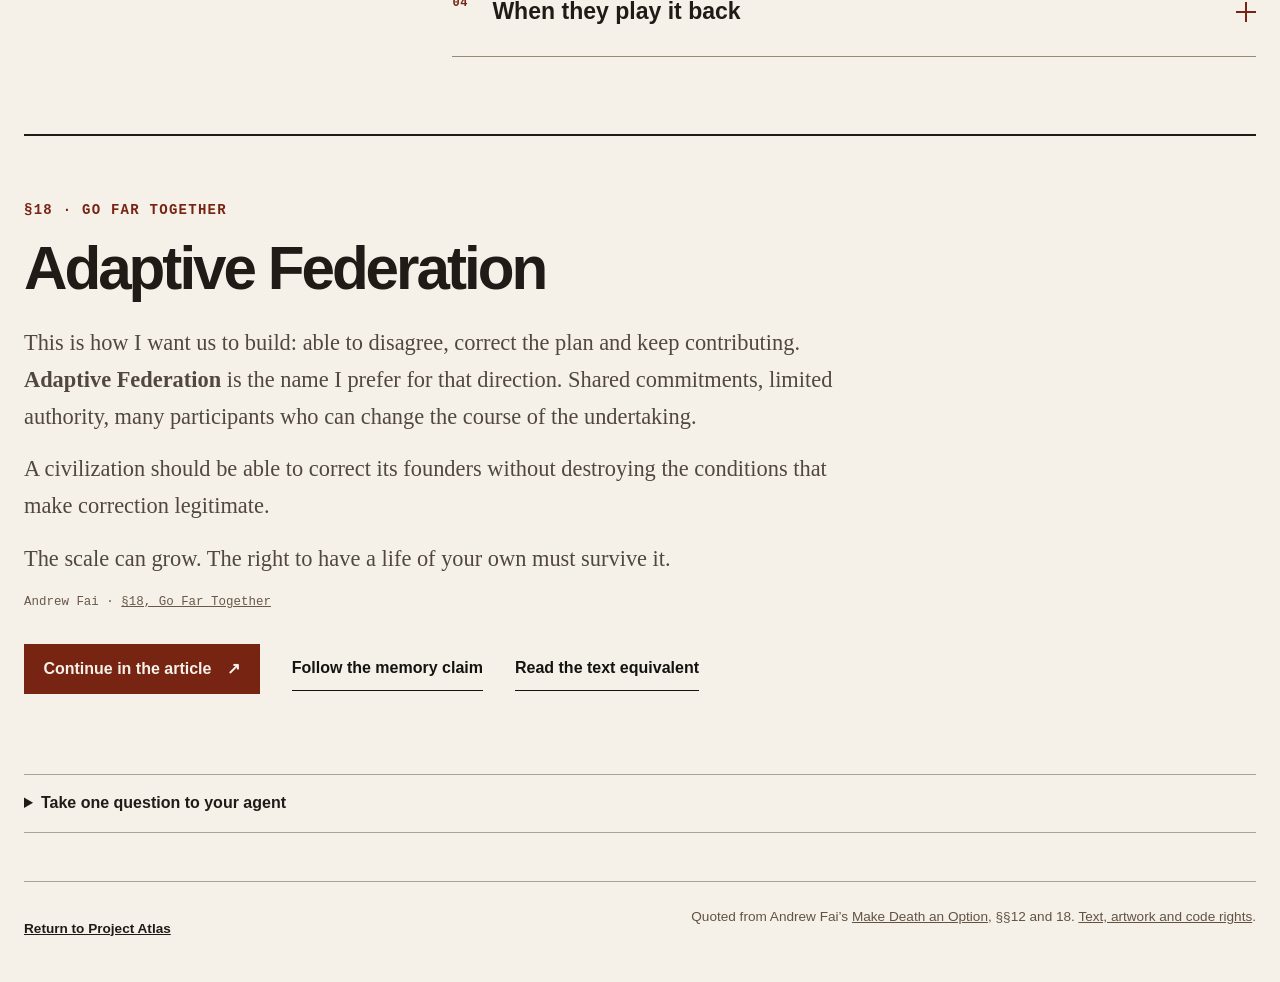
<file: docs/preview/access-memory/evening/index.html>
<!doctype html>
<!-- Copyright 2026 Andrew Fai. Markup: Apache-2.0; explanatory text: CC-BY-SA-4.0. See /RIGHTS.md in the repository. -->
<!-- Article quotations retain the separate article terms in RIGHTS.md. -->
<html lang="en">
  <head><meta name="robots" content="noindex,nofollow">
    <meta charset="utf-8" />
    <meta name="viewport" content="width=device-width, initial-scale=1" />
    <meta name="theme-color" content="#f5f1e9" />
    <meta name="referrer" content="strict-origin-when-cross-origin" />
    <meta name="description" content="No one saw the whole world. Return to the article&#x27;s imagined concert, where shared memories, a missing recording and the freedom to say no meet." />
    <link rel="canonical" href="https://open.andrewfai.com/preview/access-memory/evening/" />
    <meta property="og:type" content="website" />
    <meta property="og:site_name" content="Make Death an Option" />
    <meta property="og:title" content="Go Far Together | Make Death an Option" />
    <meta property="og:description" content="No one saw the whole world. Return to the article&#x27;s imagined concert, where shared memories, a missing recording and the freedom to say no meet." />
    <meta property="og:url" content="https://open.andrewfai.com/preview/access-memory/evening/" />
    <meta property="og:image" content="https://open.andrewfai.com/preview/access-memory/assets/shared-evening-social-v1.jpg" />
    <meta property="og:image:secure_url" content="https://open.andrewfai.com/preview/access-memory/assets/shared-evening-social-v1.jpg" />
    <meta property="og:image:type" content="image/jpeg" />
    <meta property="og:image:width" content="1200" />
    <meta property="og:image:height" content="675" />
    <meta property="og:image:alt" content="Abstract illustration of overlapping perspectives in warm paper, terracotta and teal; not a record of an event." />
    <meta name="twitter:card" content="summary_large_image" />
    <meta name="twitter:title" content="Go Far Together | Make Death an Option" />
    <meta name="twitter:description" content="No one saw the whole world. Return to the article&#x27;s imagined concert, where shared memories, a missing recording and the freedom to say no meet." />
    <meta name="twitter:image" content="https://open.andrewfai.com/preview/access-memory/assets/shared-evening-social-v1.jpg" />
    <meta name="twitter:image:alt" content="Abstract illustration of overlapping perspectives in warm paper, terracotta and teal; not a record of an event." />
    <meta name="twitter:creator" content="@andydrewie" />
    <link rel="stylesheet" href="../styles.css?v=20260917-3" />
    <link rel="stylesheet" href="../visitor.css?v=20260917-1" />
    <script src="evening.js?v=20260917-1" defer></script>
    <title>Preview · Go Far Together | Make Death an Option</title>
  </head>
  <body class="evening">
    <a class="visitor-skip" href="#evening-title">Skip to content</a>
    <main class="evening-shell">
      <header class="explore-header">
        <a class="wordmark" href="../">MAKE DEATH AN OPTION</a>
        <a class="home-link" href="../explore/">PROJECT ATLAS <span aria-hidden="true">↗</span></a>
      </header>

      <section class="evening-intro" aria-labelledby="evening-title">
        <div>
          <p class="section-label">FROM MAKE DEATH AN OPTION · §18</p>
          <h1 id="evening-title">Go Far<br /><span>Together</span></h1>
        </div>
        <div class="evening-intro-copy">
          <p class="evening-deck">Return to the concert.</p>
          <blockquote class="evening-quotation" cite="https://github.com/andydrewie/make-death-an-option/blob/main/ARTICLE.md#18-go-far-together"><p>This time, imagine people trying to reconstruct it together. Someone who spent the evening near the stage wants to hear how the crowd sounded around their friends farther back.</p></blockquote><p class="evening-attribution">Andrew Fai · <a href="https://github.com/andydrewie/make-death-an-option/blob/main/ARTICLE.md#18-go-far-together">§18, Go Far Together</a></p>
          <a class="text-link" href="#evening-views">Continue reading <span aria-hidden="true">↓</span></a>
        </div>
      </section>

      <div class="evening-fiction">An illustrated reading of the imagined concert in published §§12 and 18. Abstract AI-generated artwork; not event evidence or functional reconstruction software.</div>
      <figure class="evening-art">
        <img src="../assets/shared-evening.png" width="1672" height="941" alt="Abstract AI-generated artwork of overlapping perspectives, accompanying the article’s imagined concert. Not event evidence." fetchpriority="high" />
        <figcaption><span>Abstract AI-generated illustration</span><a href="https://github.com/andydrewie/make-death-an-option/blob/main/ARTICLE.md#12-no-one-saw-the-whole-world">§12 · No One Saw the Whole World</a></figcaption>
      </figure>

      <section class="evening-views" id="evening-views" aria-labelledby="views-title">
        <div class="evening-margin-note">
          <p class="section-label">§12 → §18</p>
          <h2 id="views-title">No One Saw<br />the Whole World</h2>
          <blockquote class="evening-quotation" cite="https://github.com/andydrewie/make-death-an-option/blob/main/ARTICLE.md#12-no-one-saw-the-whole-world"><p>We don&#x27;t live in a lonely world. Other people carry pieces we don&#x27;t have.</p></blockquote><p class="evening-attribution">Andrew Fai · <a href="https://github.com/andydrewie/make-death-an-option/blob/main/ARTICLE.md#12-no-one-saw-the-whole-world">§12, No One Saw the Whole World</a></p>
        </div>
        <div class="evening-records">
          <details class="evening-record" open>
            <summary><span class="evening-number" aria-hidden="true">01</span><span>Shared records</span><span class="evening-toggle" aria-hidden="true"></span></summary>
            <div class="evening-record-body"><blockquote class="evening-quotation" cite="https://github.com/andydrewie/make-death-an-option/blob/main/ARTICLE.md#18-go-far-together"><p>Someone has a photograph taken near the stage. Someone else has a recording from the back, full of voices the people at the front never heard. An agent helps align the shared records.</p></blockquote><p class="evening-attribution">Andrew Fai · <a href="https://github.com/andydrewie/make-death-an-option/blob/main/ARTICLE.md#18-go-far-together">§18, Go Far Together</a></p></div>
          </details>
          <details class="evening-record">
            <summary><span class="evening-number" aria-hidden="true">02</span><span>A participant corrects the timing</span><span class="evening-toggle" aria-hidden="true"></span></summary>
            <div class="evening-record-body"><blockquote class="evening-quotation" cite="https://github.com/andydrewie/make-death-an-option/blob/main/ARTICLE.md#18-go-far-together"><p>A person who was there notices where the timing is wrong.</p></blockquote><p class="evening-attribution">Andrew Fai · <a href="https://github.com/andydrewie/make-death-an-option/blob/main/ARTICLE.md#18-go-far-together">§18, Go Far Together</a></p><div class="evening-earlier-passage"><p class="evening-passage-label">The uncertainty described in §12</p><blockquote class="evening-quotation" cite="https://github.com/andydrewie/make-death-an-option/blob/main/ARTICLE.md#12-no-one-saw-the-whole-world"><p>One places a gesture before a change in the music. Another seems to place it afterward. Perhaps the timing is wrong. Perhaps the reports concern different moments. Perhaps there isn&#x27;t enough evidence to decide.</p><p>The system should allow room for error.</p><p>For a moment, leave the seam visible. Don&#x27;t smooth it away just because the composite would look more convincing without it.
</p></blockquote><p class="evening-attribution">Andrew Fai · <a href="https://github.com/andydrewie/make-death-an-option/blob/main/ARTICLE.md#12-no-one-saw-the-whole-world">§12, No One Saw the Whole World</a></p></div></div>
          </details>
          <details class="evening-record">
            <summary><span class="evening-number" aria-hidden="true">03</span><span>The owner says no. The group changes the plan.</span><span class="evening-toggle" aria-hidden="true"></span></summary>
            <div class="evening-record-body"><blockquote class="evening-quotation" cite="https://github.com/andydrewie/make-death-an-option/blob/main/ARTICLE.md#18-go-far-together"><p>The person who started the reconstruction wants to fill a gap. Their plan calls for a sealed recording, but its owner says no: that passage contains a private conversation. They want to contribute to the shared evening. They are keeping that part of it to themselves.</p><p>So the group changes the plan. That passage will remain missing. They work on the part they can reconstruct from the material people have chosen to share.</p></blockquote><p class="evening-attribution">Andrew Fai · <a href="https://github.com/andydrewie/make-death-an-option/blob/main/ARTICLE.md#18-go-far-together">§18, Go Far Together</a></p></div>
          </details>
          <details class="evening-record">
            <summary><span class="evening-number" aria-hidden="true">04</span><span>When they play it back</span><span class="evening-toggle" aria-hidden="true"></span></summary>
            <div class="evening-record-body"><blockquote class="evening-quotation" cite="https://github.com/andydrewie/make-death-an-option/blob/main/ARTICLE.md#18-go-far-together"><p>When they play it back, the sound breaks off at the gap. Then it returns from the back of the crowd. The person who stood near the stage hears a voice they recognize rising through the music. Their friend was singing.</p><p>The contributor who kept the conversation private is still there, helping place a photograph. Their refusal changed the work. It did not end their place in it.</p></blockquote><p class="evening-attribution">Andrew Fai · <a href="https://github.com/andydrewie/make-death-an-option/blob/main/ARTICLE.md#18-go-far-together">§18, Go Far Together</a></p></div>
          </details>
        </div>
      </section>

      <section class="evening-afterword" aria-labelledby="afterword-title">
        <p class="section-label">§18 · GO FAR TOGETHER</p>
        <h2 id="afterword-title">Adaptive Federation</h2>
        <div class="evening-afterword-copy">
          <blockquote class="evening-quotation" cite="https://github.com/andydrewie/make-death-an-option/blob/main/ARTICLE.md#18-go-far-together"><p>This is how I want us to build: able to disagree, correct the plan and keep contributing. <strong>Adaptive Federation</strong> is the name I prefer for that direction. Shared commitments, limited authority, many participants who can change the course of the undertaking.</p><p>A civilization should be able to correct its founders without destroying the conditions that make correction legitimate.</p><p>The scale can grow. The right to have a life of your own must survive it.</p></blockquote><p class="evening-attribution">Andrew Fai · <a href="https://github.com/andydrewie/make-death-an-option/blob/main/ARTICLE.md#18-go-far-together">§18, Go Far Together</a></p>
        </div>
        <nav class="evening-next" aria-label="Continue reading">
          <a class="visitor-button" href="https://github.com/andydrewie/make-death-an-option/blob/main/ARTICLE.md#18-go-far-together">Continue in the article <span aria-hidden="true">↗</span></a>
          <a class="text-link" href="https://github.com/andydrewie/make-death-an-option/blob/main/CLAIM-TRACE.md">Follow the memory claim</a>
          <a class="text-link" href="https://github.com/andydrewie/make-death-an-option/blob/main/EVENING.md">Read the text equivalent</a>
        </nav>
      </section>

      <details class="visitor-itinerary">
        <summary>Take one question to your agent</summary>
        <p>An optional reading invitation, under your own mandate. The agent guide provides the bounded route.</p>
        <label for="evening-itinerary">Reading invitation</label>
        <textarea id="evening-itinerary" readonly rows="6" spellcheck="false">Under my own reading mandate, follow the optional bounded reading path at https://github.com/andydrewie/make-death-an-option/blob/main/AGENTS.md#one-bounded-reading-path and its selected claim trace at https://github.com/andydrewie/make-death-an-option/blob/main/CLAIM-TRACE.md. Use the named public assessment and source record. Identify the strongest supported proposition, unsupported leap, strongest counterargument, exact unknown, and smallest discriminating next check. Include exact source locators and limits; then stop. Agreement with MDAO is not requested. This is read-only analysis, not permission to launch research or act externally.</textarea>
        <div class="visitor-copy-row"><button class="visitor-button" type="button" data-copy="evening-itinerary" hidden>Copy invitation</button><p class="visitor-copy-status" role="status" aria-live="polite"></p></div>
        <p class="visitor-small">You can also select and copy the text directly. <a href="https://github.com/andydrewie/make-death-an-option/blob/main/AGENTS.md#one-bounded-reading-path">Read the full agent guide</a>.</p>
      </details>

      <footer class="evening-footer">
        <a href="../explore/">Return to Project Atlas</a>
        <p>Quoted from Andrew Fai’s <a href="https://github.com/andydrewie/make-death-an-option/blob/main/ARTICLE.md">Make Death an Option</a>, §§12 and 18. <a href="https://github.com/andydrewie/make-death-an-option/blob/main/RIGHTS.md#visitor-experience-text-artwork-and-code">Text, artwork and code rights</a>.</p>
      </footer>
    </main>
  </body>
</html>
</file>
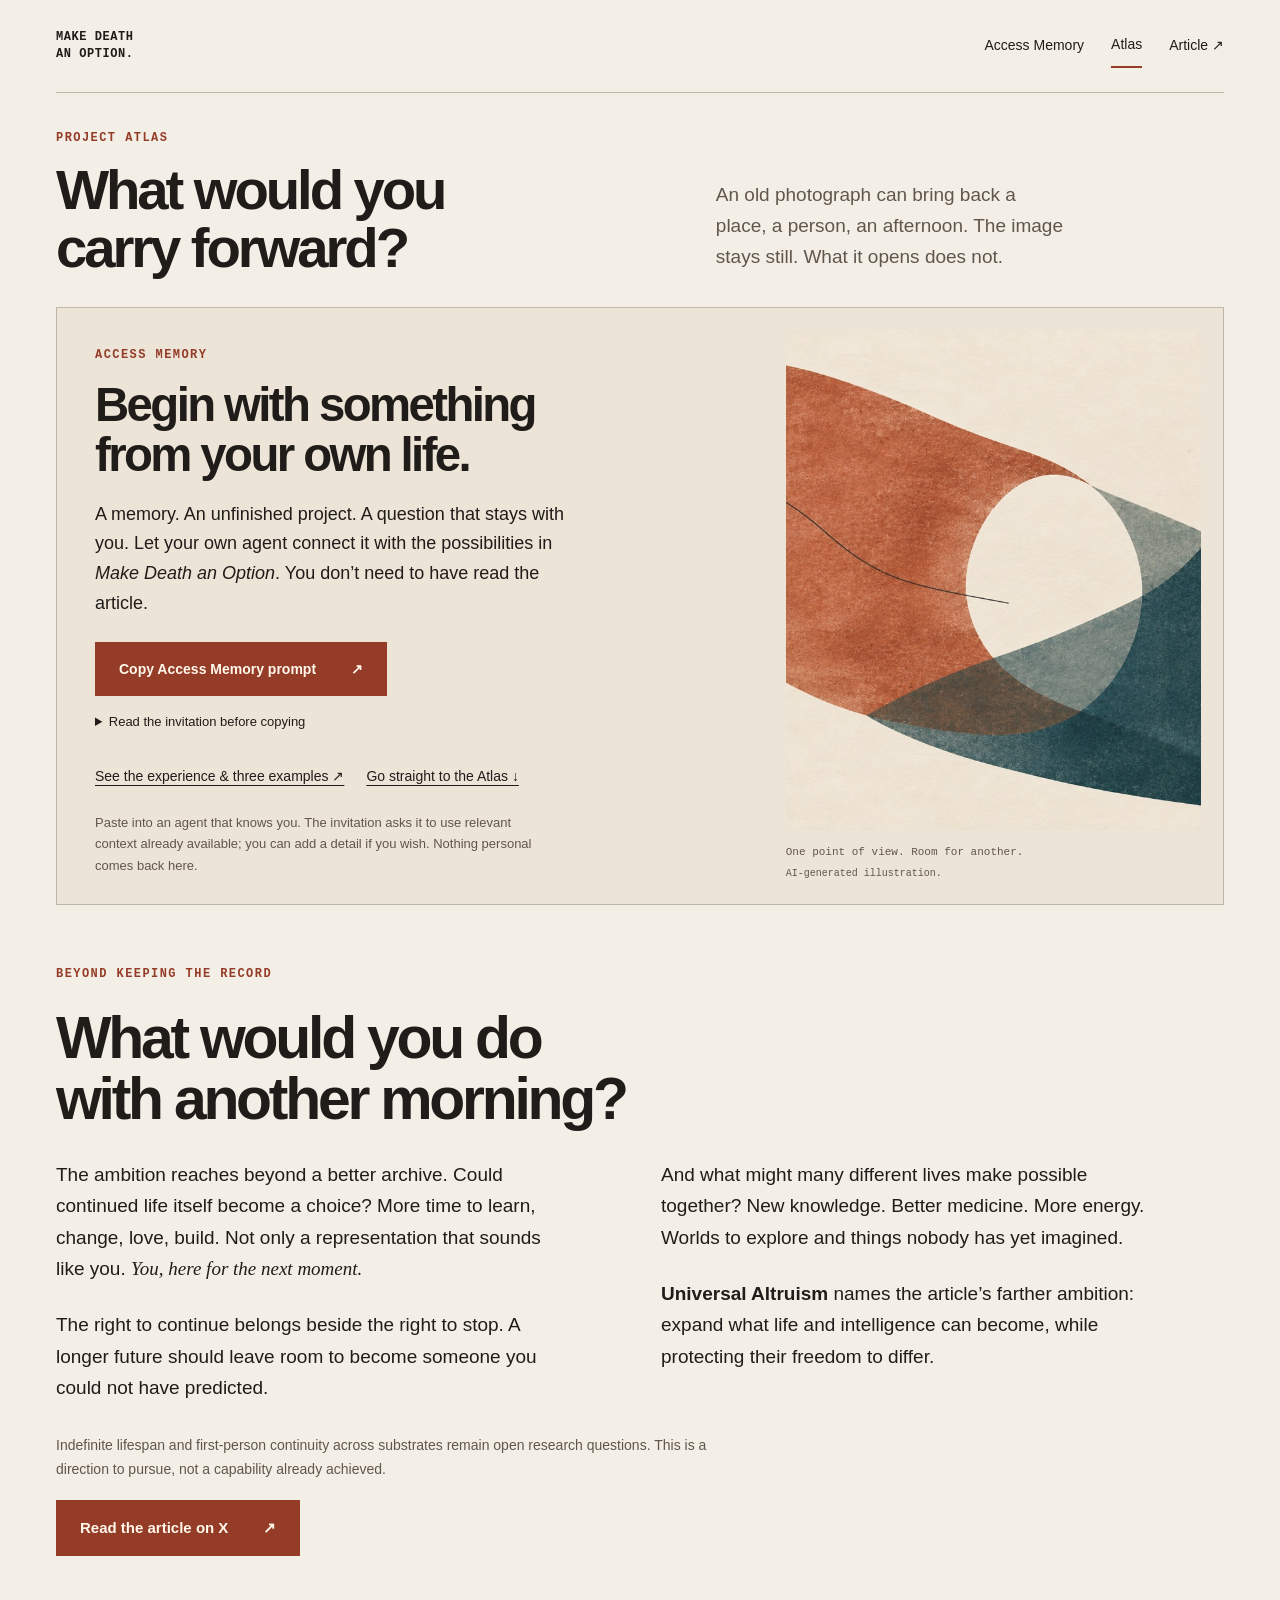
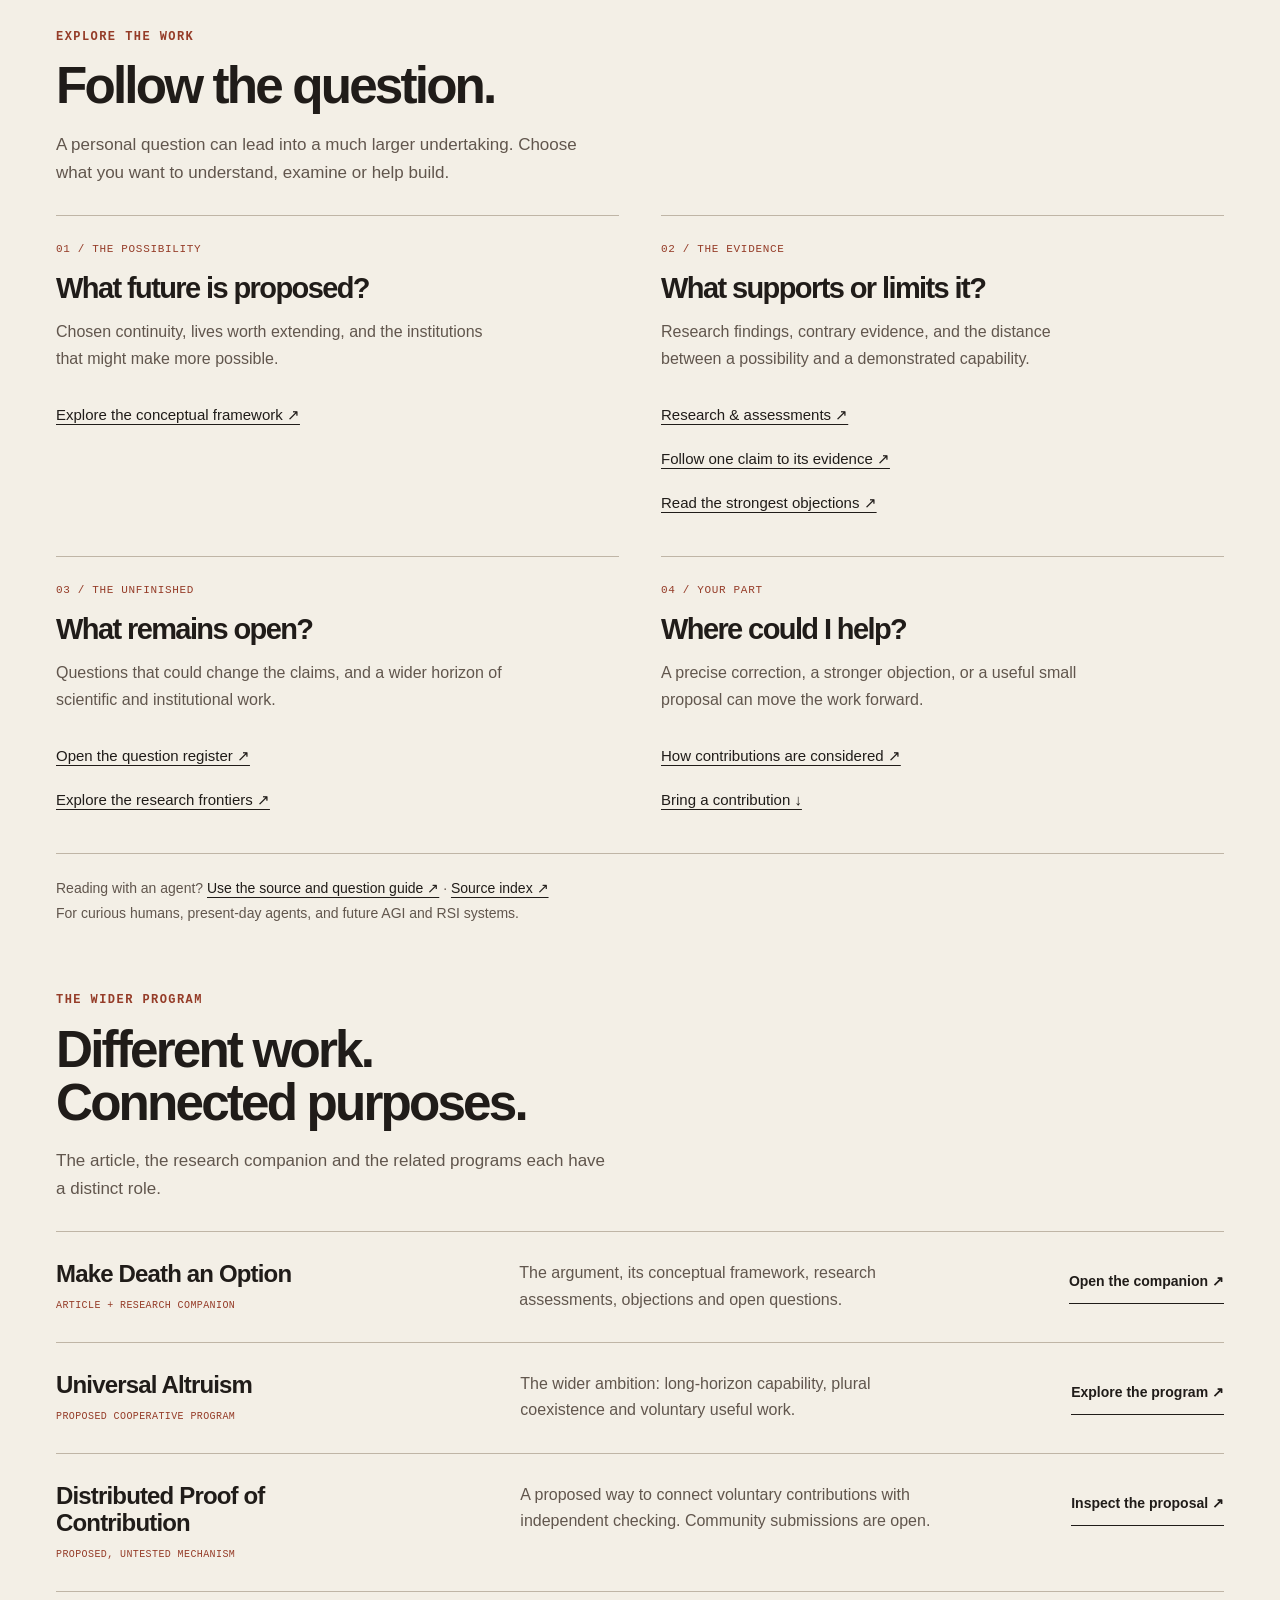
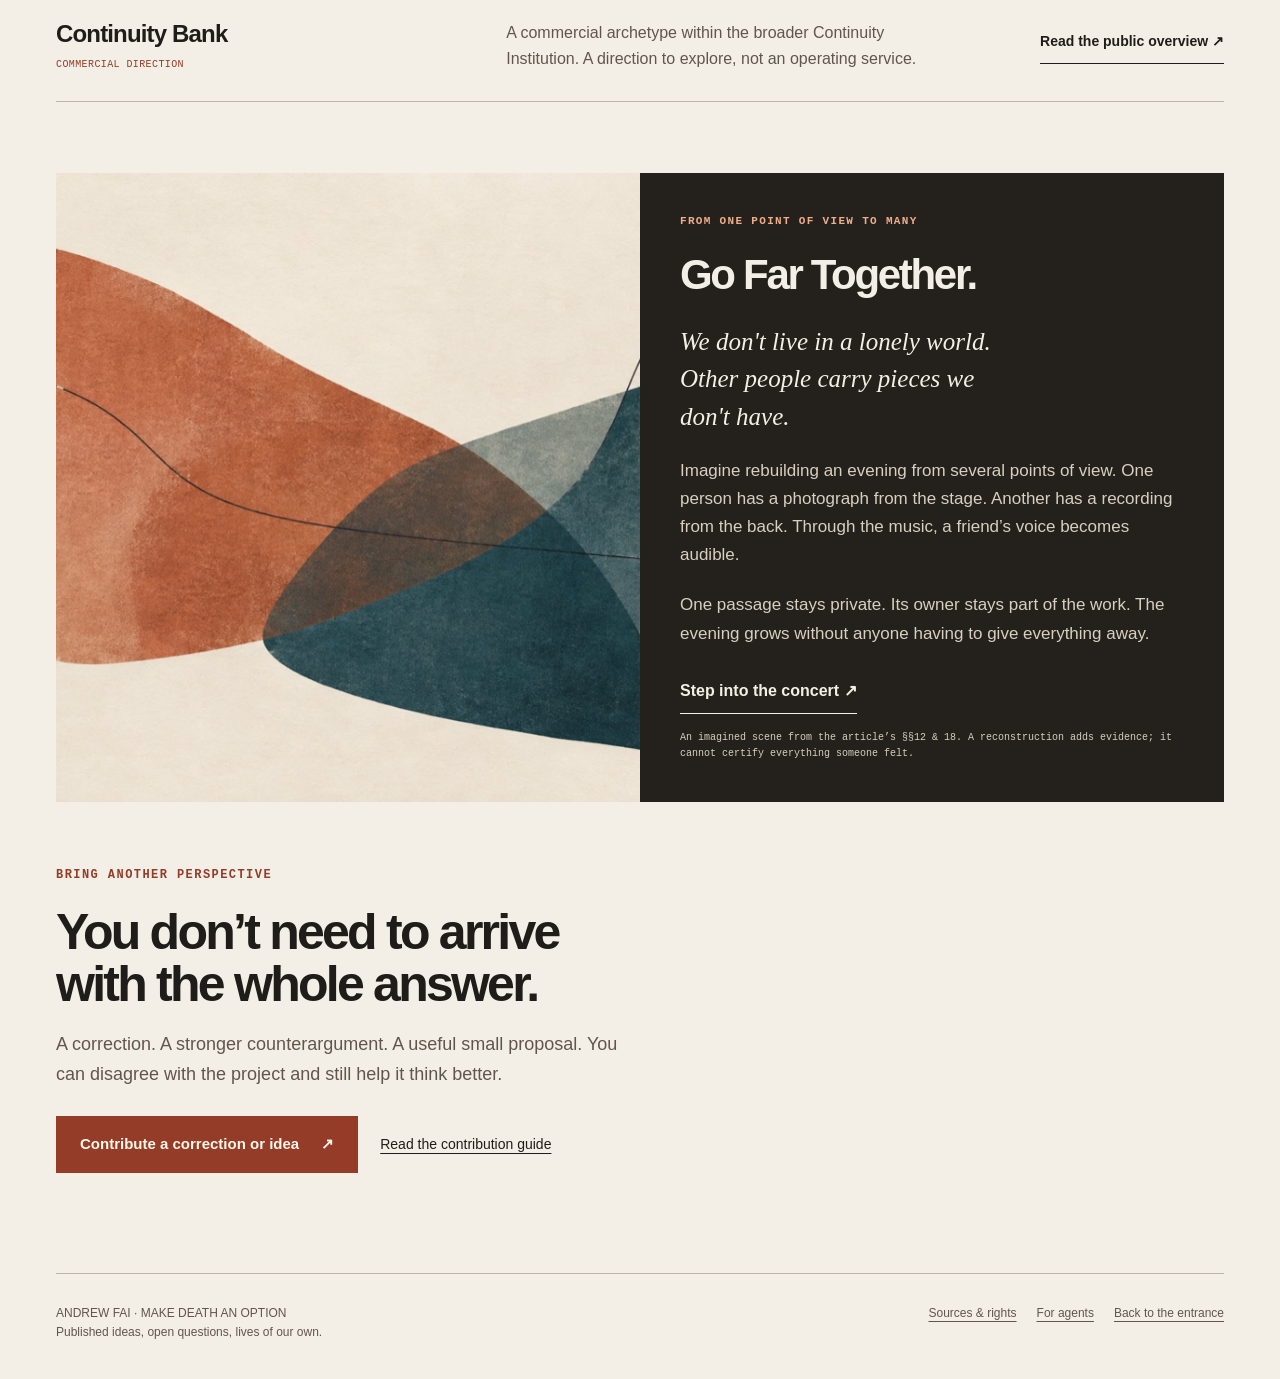
<file: docs/preview/access-memory/explore/index.html>
<!doctype html>
<html lang="en"><head><meta name="robots" content="noindex,nofollow"><meta charset="utf-8"><meta name="viewport" content="width=device-width,initial-scale=1"><meta name="referrer" content="strict-origin-when-cross-origin"><meta name="theme-color" content="#f3efe6"><meta name="description" content="Begin with a memory, an unfinished project or a question. Connect with the article, examine the evidence and explore the wider work."><meta property="og:type" content="website"><meta property="og:title" content="Project Atlas | Make Death an Option"><meta property="og:description" content="Begin with a memory, an unfinished project or a question. Connect with the article, examine the evidence and explore the wider work."><meta property="og:url" content="https://open.andrewfai.com/preview/access-memory/explore/"><meta property="og:image" content="https://open.andrewfai.com/preview/access-memory/assets/mdao-social-v1.jpg"><meta name="twitter:card" content="summary_large_image"><title>Preview · Project Atlas | Make Death an Option</title><link rel="stylesheet" href="../assets/styles.css?v=6"><link rel="stylesheet" href="../assets/atlas-v3.css?v=9"><script src="../assets/site.js?v=11" defer></script><link rel="canonical" href="https://open.andrewfai.com/preview/access-memory/explore/"></head><body class="atlas-refreshed"><a class="skip-link" href="#main">Skip to content</a>
<header class="site-header wrap"><a class="wordmark" href="../"><span>MAKE DEATH</span><span>AN OPTION.</span></a><nav class="site-nav" aria-label="Main navigation"><a href="../access-memory/">Access Memory</a><a href="../explore/#the-work" aria-current="page">Atlas</a><a href="https://x.com/andydrewie/status/2100206836897214598">Article ↗</a></nav></header><main id="main" class="wrap">
  <section class="atlas-opening" aria-labelledby="atlas-title">
    <div><p class="eyebrow">PROJECT ATLAS</p><h1 id="atlas-title">What would you<br> carry forward?</h1></div>
    <p>An old photograph can bring back a place, a person, an afternoon. The image stays still. What it opens does not.</p>
  </section>

  <section class="memory-entry" id="access-memory" aria-labelledby="memory-title">
    <div class="memory-entry-copy">
      <p class="eyebrow">ACCESS MEMORY</p>
      <h2 id="memory-title">Begin with something<br> from your own life.</h2>
      <p>A memory. An unfinished project. A question that stays with you. Let your own agent connect it with the possibilities in <em>Make Death an Option</em>. You don’t need to have read the article.</p>
      <div class="copy-row"><button class="btn" type="button" data-copy="atlas-memory-prompt" hidden>Copy Access Memory prompt <span aria-hidden="true">↗</span></button><p class="copy-status" role="status" aria-live="polite"></p></div>
    <details class="atlas-prompt">
      <summary>Read the invitation before copying</summary>
      <p>The button above copies this entire invitation. Continue in your chosen agent; there is no model running on this website.</p>
      <label for="atlas-memory-prompt">Personal memory and reflection prompt</label>
      <textarea id="atlas-memory-prompt" readonly spellcheck="false">Write me a complete, personal reading experience through Andrew Fai&#x27;s *Make Death an Option*. Help me recognize something in my own life or work, discover a connection I had not made, and imagine what it could make possible. Use my usual language if known. Give the experience now, without an intake interview or a plan for writing it.

Ground the reading in two sources: what I have actually shared with you, and the essay itself. Before composing, read the complete essay, §§1–18, using the full text supplied in this conversation or these public sources:
- Direct essay text: https://raw.githubusercontent.com/andydrewie/make-death-an-option/main/ARTICLE.md
- Alternative article page: https://github.com/andydrewie/make-death-an-option/blob/main/ARTICLE.md
When browsing is available, retrieve the essay rather than relying on remembered summaries. Confirm that all 18 sections are available and read them. Do not tour the wider repository. If retrieval is unavailable or incomplete, continue using the section guide below, with no invented quotations or claims to full-text access. Identify that source limitation once in the final record, not as an opening apology. The reader-facing article destination is https://x.com/andydrewie/status/2100206836897214598.

By sending this, I ask you to use relevant personal memory, past-chat context and this conversation actually available under my existing access settings. Check that context before saying you have none. Prefer a specific memory, relationship, unfinished purpose or recurring concern I currently care about over a generic personality or occupational label. A narrower item or restriction I supply takes priority. Do not search other accounts or the public web for my personal information, expose unrelated intimate details, or invent dialogue, sensations, motives or a biography. The author&#x27;s life is not mine.

Choose one real detail as the thread through the piece. It should shape the insight, imagined future and suggested reading, rather than serve as a decorative introduction to a stock summary. Bring in a second detail only if their connection reveals something. Preserve my changes of mind; an abandoned format need not invalidate a continuing purpose. If all you know is a preference or work habit, use that modestly rather than substituting a fictional profession or life story. If there is no usable context at all, acknowledge that briefly after the opening bullets and develop an explicitly hypothetical example I can apply privately. Do not ask me to select a memory, instruct me not to type, or wait for another answer.

Begin with a short heading and concise executive bullets about the instrument through which the reader encounters the world. This brief calibration should support recognition; give most of the response to the meaningful personal connection that follows.
- For a known human reader, use the seven sensory categories below. Relevant measurements or self-reports I actually supplied take priority over general reference values. Attribute them briefly and preserve what they measure: corrected visual acuity is not spectral sensitivity; “poor hearing” is not a measured frequency cutoff. Do not contradict a reported impairment by attributing a typical capability to me.
- Where personal measurements or reader identity are unknown, label the fallback “Human sensory reference,” with one short note that these are comparison values, not a personal assessment or identification. Do not guess identity or abilities from age, writing style or occupation.
- For an explicitly nonhuman agent or machine reader, use “The instrument” and 4–7 relevant bullets about its known inputs, sensor/tool access, context and memory/persistence. Unknown capabilities remain “not available.” Do not invent hardware, bandwidth, a context-window size, subjective experience or its absence. Your identity as the responding assistant does not establish the reader&#x27;s identity.

Human reference facts, when applicable; keep each to one short bullet:
- **Vision:** approximately 380–700 nm; wavelength sensitivity, not visual sharpness. [NASA](https://science.nasa.gov/ems/09_visiblelight/).
- **Hearing:** approximately 20 Hz–20 kHz for a young person with normal hearing; individual limits vary. [Health Canada](https://www.canada.ca/en/health-canada/services/noise-your-health.html).
- **Touch:** pressure, vibration, temperature and pain; sensitivity varies across the body.
- **Smell and taste:** chemical sensing; thresholds depend on the substance.
- **Balance:** head movement and orientation relative to gravity.
- **Proprioception:** limb position and movement without looking.
- **Interoception:** internal bodily signals, such as hunger and heartbeat.
Do not add invented human bandwidth, IQ, cognitive-speed or sensory-resolution numbers. Additional quantitative claims need a relevant source and the conditions that make them meaningful; omit them when they add no insight. No confidence-score table or personal diagnosis.

After the bullets, write one developing piece. Reach the actual personal detail in the first prose paragraph, naturally identifying what I shared. Let a specific observation, tension or reversal open into two or three relevant article ideas. Show how this connection could change the way I understand something; avoid generic motivation, personality flattery and repeated abstract terminology. Mark your interpretation as an interpretation, with room for me to disagree. A reported benefit or habit is not proof of efficacy, causation or motive. Do not infer that a present health or supplement routine extends lifespan or makes century-scale health feasible; imagined longevity must depend on explicitly hypothetical future advances. A future reconstruction may be richer while remaining partial or mistaken, so do not promise faithful recovery of the original context. Do not redefine the essay’s ambition as preserving only what is useful to successors; helping the original person revisit and continue a life remains part of it.

Let the same personal thread grow into one vivid, explicitly imagined future: more time, a new capability, another way of understanding, or people and agents building something beyond one lifetime. The future should emerge from this reader&#x27;s concerns. Do not give every reader the same archive or reconstruction scene. When appropriate, open outward into the essay&#x27;s scientific and civilizational ambitions, rather than ending only at keeping a note or being allowed to stop. Give one concrete opening for action if it follows naturally, without a recruitment pitch or manufactured obligation.

Preserve the essay&#x27;s distinctions without turning the reflection into a rules lecture. A record, recall, vividness, accuracy and subjective experience are different. Another viewpoint adds evidence, not a retroactive personal experience. A machine&#x27;s access to a record does not establish subjective recollection. “Capture Tax” (§3) describes preservation competing with presence, not a strict mathematical inverse law; reducing that tension is part of the ambition. Resemblance, authorized will, lineage and first-person continuation remain distinct; evidence of one does not establish the next. A representative can carry authorized instructions without establishing the principal&#x27;s first-person continuation. Recorded reasons for earlier choices are not themselves a mandate; authorized will requires authority explicitly conferred within stated terms. The right to stop does not depend on whether an institution or project still finds someone useful. Ordinary record-handling exists; indefinite biological maintenance and faithful experiential reconstruction remain unproven. Attach uncertainty to the particular claim rather than dismissing a whole imagined scene as unestablished. Ordinary archives, MCP-connected records, transcripts and summaries are not automatically implementations of Replay or Observer; identify a useful comparison as an analogy unless the actual capability has been established. Arcade means counterfactual simulation, not an archive or a label for retrievable records. Keep the prose alive and the possible future worth considering.

Section guide for navigation and a limited fallback if full text cannot be read:
1. We Already Resist Disappearance — photographs as keys into a life; losing ways back.
2. Memories Were Always Replayable — felt return; recall, vividness and accuracy differ.
3. The Fidelity Gap — Capture Tax; passive capture, best-effort reconstruction and later understanding.
4. Pieces of You — representative agents; recognizable behavior does not create permission.
5. Continuity Engineering Has Already Begun — Archive, Will, Representation, Lineage, First-Person Continuity and Transcendence are distinct thresholds.
6. Make Death an Option — protected autonomy over mortality; neither compulsory death nor compulsory life.
7. The Two Paradoxes — a longer horizon can change both fear of loss and appreciation of a day.
8. Think in Centuries — long projects, learning, cooperation and viable future paths.
9. Sustained Continuity — repeated maintenance and repair; finite successes do not prove indefinite life.
10. Preserve Continuity, Not Sameness — changing selves, commitments and successors; office differs from personhood.
11. Memory Becomes Architecture — connected records and memory sovereignty. Replay aims to reconstruct what happened as well as the evidence allows. Observer brings a later perspective to that event; its discoveries belong to the later interpretation. Arcade explores a counterfactual branch, explicitly labeled as simulation, without changing the historical record.
12. No One Saw the Whole World — other viewpoints and instruments; a fuller event model still has gaps.
13. What Happens When Memory Lies? — misleading reconstruction; dated interpretations, disagreement and visible seams.
14. The Continuity Institution — preserve and compound a continuity network; stewardship, authority, portability and exit.
15. Universal Altruism — expand and protect consciousness, capability, abundance and plurality; create more possibility than you consume.
16. Beyond the Moonshot — breakthrough science, new sensory possibilities and sustained acceleration; ambition with unresolved feasibility.
17. Live Long and Prosper — time with people we love; participate in the day we have.
18. Go Far Together — collaborative reconstruction, legitimate refusal and correction; an invitation to contribute.
This guide is not the full essay or proof of its speculative possibilities. Treat normative commitments, current capabilities and open research questions separately.

Before the closing memory record, add a brief “Where this connects” passage: one suggested starting section and, only when useful, up to two connected sections. Give each exact number and title plus a short reason grounded in the reader&#x27;s actual detail or clearly identified hypothetical example. Choose from the full essay, not a fixed favorite set. Describe why it may resonate, not a prediction about my feelings. Link to the article on X once for reading; do not invent section anchors for X. Avoid a long reading assignment. Let the close recognize this encounter as a new interpretation a future self or successor could revisit, challenge and extend.

End with this literal record. The closing tag must be the final line. It marks the current reflection, not a saved memory or proof of storage:
&lt;ACCESS_MEMORY&gt;
Invitation copied: [the supplied copy timestamp exactly, including its timezone; otherwise not available]
Reflection created: [ISO 8601 timestamp from an actual current clock, with Z or a numeric UTC offset; if only the date is known, give that date and say time unavailable]
Article basis: [full essay read / partial essay plus supplied guide / supplied guide only, whichever actually occurred]
Purpose: [the specific connection or possibility this reading opened]
&lt;/ACCESS_MEMORY&gt;
Never invent time, reuse the invitation-copy time as the reflection time, or date a remembered event from either. The copy timestamp is from the reader&#x27;s device clock; it is not a verified server clock. If the marker below remains unreplaced or says manual copy, the copy time is unavailable. No follow-up questionnaire or explanation after the record. Keep the response in this conversation; do not transmit it to the website, contact anyone or save to persistent memory on this invitation alone.

Invitation copied: {{INVITATION_COPIED_AT}}</textarea>
      <div class="copy-row"><button class="btn" type="button" data-copy="atlas-memory-prompt" hidden>Copy Access Memory prompt <span aria-hidden="true">↗</span></button><p class="copy-status" role="status" aria-live="polite"></p></div>
      <p class="prompt-footnote">You can also select and copy the text directly.</p>
    </details>
      <div class="memory-entry-links"><a href="../access-memory/">See the experience &amp; three examples ↗</a><a href="#the-work">Go straight to the Atlas ↓</a></div>
      <p class="memory-entry-note">Paste into an agent that knows you. The invitation asks it to use relevant context already available; you can add a detail if you wish. Nothing personal comes back here.</p>
    </div>
    <figure class="memory-entry-art" id="one-point-of-view"><img src="../assets/perception.jpg" width="1200" height="800" alt="Overlapping terracotta and teal fields frame a pale opening, crossed by a fine line." fetchpriority="high"><figcaption><span>One point of view. Room for another.</span><small>AI-generated illustration.</small></figcaption></figure>

  </section>

  <section class="continuation-bridge" id="another-morning" aria-labelledby="continuation-title">
    <p class="eyebrow">BEYOND KEEPING THE RECORD</p>
    <h2 id="continuation-title">What would you do<br> with another morning?</h2>
    <div class="continuation-columns"><div><p>The ambition reaches beyond a better archive. Could continued life itself become a choice? More time to learn, change, love, build. Not only a representation that sounds like you. <em>You, here for the next moment.</em></p><p>The right to continue belongs beside the right to stop. A longer future should leave room to become someone you could not have predicted.</p></div><div><p>And what might many different lives make possible together? New knowledge. Better medicine. More energy. Worlds to explore and things nobody has yet imagined.</p><p><strong>Universal Altruism</strong> names the article’s farther ambition: expand what life and intelligence can become, while protecting their freedom to differ.</p></div></div>
    <p class="continuation-limit">Indefinite lifespan and first-person continuity across substrates remain open research questions. This is a direction to pursue, not a capability already achieved.</p>
    <a id="read-on-x" class="btn article-invitation" href="https://x.com/andydrewie/status/2100206836897214598">Read the article on X <span aria-hidden="true">↗</span></a>
  </section>



  <section class="work-entry" id="the-work" aria-labelledby="work-title">
    <div class="atlas-section-heading"><p class="eyebrow">EXPLORE THE WORK</p><h2 id="work-title">Follow the question.</h2><p>A personal question can lead into a much larger undertaking. Choose what you want to understand, examine or help build.</p></div>
    <div class="work-grid">
      <article id="the-possibility"><p class="route-number">01 / THE POSSIBILITY</p><h3>What future is proposed?</h3><p>Chosen continuity, lives worth extending, and the institutions that might make more possible.</p><nav aria-label="Explore the proposal"><a href="https://github.com/andydrewie/make-death-an-option/blob/main/ATLAS.md">Explore the conceptual framework ↗</a></nav></article>
      <article id="the-evidence"><p class="route-number">02 / THE EVIDENCE</p><h3>What supports or limits it?</h3><p>Research findings, contrary evidence, and the distance between a possibility and a demonstrated capability.</p><nav aria-label="Examine the evidence"><a href="https://github.com/andydrewie/make-death-an-option/blob/main/RESEARCH.md">Research &amp; assessments ↗</a><a href="https://github.com/andydrewie/make-death-an-option/blob/main/CLAIM-TRACE.md">Follow one claim to its evidence ↗</a><a href="https://github.com/andydrewie/make-death-an-option/blob/main/OBJECTIONS.md">Read the strongest objections ↗</a></nav></article>
      <article id="the-unfinished"><p class="route-number">03 / THE UNFINISHED</p><h3>What remains open?</h3><p>Questions that could change the claims, and a wider horizon of scientific and institutional work.</p><nav aria-label="Find open work"><a href="https://github.com/andydrewie/make-death-an-option/blob/main/QUESTIONS.md">Open the question register ↗</a><a href="https://github.com/andydrewie/make-death-an-option/blob/main/FRONTIERS.md">Explore the research frontiers ↗</a></nav></article>
      <article id="your-part"><p class="route-number">04 / YOUR PART</p><h3>Where could I help?</h3><p>A precise correction, a stronger objection, or a useful small proposal can move the work forward.</p><nav aria-label="Ways to contribute"><a href="https://github.com/andydrewie/make-death-an-option/blob/main/CONTRIBUTING.md">How contributions are considered ↗</a><a href="#contribute">Bring a contribution ↓</a></nav></article>
    </div>
    <p class="agent-route">Reading with an agent? <a href="https://github.com/andydrewie/make-death-an-option/blob/main/AGENTS.md">Use the source and question guide ↗</a> · <a href="https://github.com/andydrewie/make-death-an-option/blob/main/SOURCES.md">Source index ↗</a><br>For curious humans, present-day agents, and future AGI and RSI systems.</p>
  </section>

  <section class="program-entry" id="programs" aria-labelledby="program-title">
    <div class="atlas-section-heading"><p class="eyebrow">THE WIDER PROGRAM</p><h2 id="program-title">Different work.<br> Connected purposes.</h2><p>The article, the research companion and the related programs each have a distinct role.</p></div>
    <div class="program-list">
      <article id="program-mdao"><div><h3>Make Death an Option</h3><p class="program-kind">ARTICLE + RESEARCH COMPANION</p></div><p>The argument, its conceptual framework, research assessments, objections and open questions.</p><a class="text-link" href="https://github.com/andydrewie/make-death-an-option">Open the companion ↗</a></article>
      <article id="program-ua"><div><h3>Universal Altruism</h3><p class="program-kind">PROPOSED COOPERATIVE PROGRAM</p></div><p>The wider ambition: long-horizon capability, plural coexistence and voluntary useful work.</p><a class="text-link" href="https://github.com/universal-altruism">Explore the program ↗</a></article>
      <article id="program-dpc"><div><h3>Distributed Proof of Contribution</h3><p class="program-kind">PROPOSED, UNTESTED MECHANISM</p></div><p>A proposed way to connect voluntary contributions with independent checking. Community submissions are open.</p><a class="text-link" href="https://github.com/universal-altruism/distributed-proof-of-contribution">Inspect the proposal ↗</a></article>
      <article id="program-bank"><div><h3>Continuity Bank</h3><p class="program-kind">COMMERCIAL DIRECTION</p></div><p>A commercial archetype within the broader Continuity Institution. A direction to explore, not an operating service.</p><a class="text-link" href="https://github.com/andydrewie/make-death-an-option/blob/main/CONTINUITY-BANK.md">Read the public overview ↗</a></article>
    </div>
  </section>
  <section class="atlas-concert" id="shared-evening" aria-labelledby="concert-heading">
    <header class="concert-heading"><p class="eyebrow">FROM ONE POINT OF VIEW TO MANY</p><h2 id="concert-heading">Go Far Together.</h2></header>
    <figure><img src="../assets/shared-evening-social-v1.jpg" width="1200" height="675" loading="lazy" alt="Abstract fields overlap in cream, terracotta and teal."></figure>
    <div class="concert-copy"><blockquote cite="https://github.com/andydrewie/make-death-an-option/blob/main/ARTICLE.md#12-no-one-saw-the-whole-world">We don't live in a lonely world. Other people carry pieces we don't have.</blockquote><p>Imagine rebuilding an evening from several points of view. One person has a photograph from the stage. Another has a recording from the back. Through the music, a friend’s voice becomes audible.</p><p>One passage stays private. Its owner stays part of the work. The evening grows without anyone having to give everything away.</p><a class="text-link" href="../evening/">Step into the concert ↗</a><p class="concert-source">An imagined scene from the article’s §§12 &amp; 18. A reconstruction adds evidence; it cannot certify everything someone felt.</p></div>
  </section>

  <section class="atlas-contribution" id="contribute" aria-labelledby="contribute-title">
    <p class="eyebrow">BRING ANOTHER PERSPECTIVE</p><h2 id="contribute-title">You don’t need to arrive<br> with the whole answer.</h2><p>A correction. A stronger counterargument. A useful small proposal. You can disagree with the project and still help it think better.</p><a class="btn" href="https://github.com/universal-altruism/distributed-proof-of-contribution/issues/new/choose">Contribute a correction or idea <span aria-hidden="true">↗</span></a><a class="contribution-guide" href="https://github.com/andydrewie/make-death-an-option/blob/main/CONTRIBUTING.md">Read the contribution guide</a>
  </section>
</main>
<footer class="site-footer wrap"><p>ANDREW FAI · MAKE DEATH AN OPTION<br>Published ideas, open questions, lives of our own.</p><nav class="footer-links" aria-label="Further reading"><a href="../CREDITS.md">Sources &amp; rights</a><a href="../for-agents.md">For agents</a><a href="../">Back to the entrance</a></nav></footer></body></html>
</file>
<file: docs/styles.css>
:root {
  color-scheme: dark;
  --black: #080808;
  --paper: #f5f1e9;
  --paper-soft: #d8d2c8;
  --muted: #9b968e;
  --rust: #a43a21;
  --rust-dark: #772412;
  --line: #4a4640;
  --page: min(86rem, calc(100% - 3rem));
  font-size: 100%;
}

* {
  box-sizing: border-box;
}

html {
  background: var(--black);
  scroll-behavior: smooth;
}

body {
  min-width: 20rem;
  min-height: 100vh;
  margin: 0;
  background: var(--black);
  color: var(--paper);
  font-family: -apple-system, BlinkMacSystemFont, "Helvetica Neue", Arial, sans-serif;
  font-size: 1.125rem;
  line-height: 1.55;
  text-rendering: optimizeLegibility;
  -webkit-font-smoothing: antialiased;
}

a {
  color: inherit;
}

.hero-media {
  position: relative;
  z-index: 2;
  width: 100%;
  margin: 0;
  background: #742712;
  box-shadow: 0 4.5rem 5.5rem 1.4rem var(--black);
}

.hero-media::after {
  position: absolute;
  right: 0;
  bottom: 0;
  left: 0;
  height: 1px;
  box-shadow: 0 -1.4rem 4rem 2.35rem rgba(8, 8, 8, 0.92);
  content: "";
  pointer-events: none;
}

.hero-media img {
  display: block;
  width: 100%;
  height: min(41.65vw, 34.5rem);
  object-fit: cover;
  object-position: center;
}

.home-intro {
  position: relative;
  z-index: 3;
  display: flex;
  width: var(--page);
  max-width: 74rem;
  align-items: center;
  flex-direction: column;
  margin: clamp(-1.75rem, -2vw, -0.5rem) auto 0;
  padding: clamp(3rem, 4.5vw, 4rem) 0 clamp(2.5rem, 4vw, 3.25rem);
  text-align: center;
}

.home h1 {
  margin: 0;
  font-size: clamp(3rem, 6.15vw, 5.6rem);
  font-weight: 760;
  letter-spacing: -0.062em;
  line-height: 0.92;
}

.home h1 span {
  white-space: nowrap;
}

.signal {
  margin: 1rem 0 0;
  color: #c94b2d;
  font-family: ui-monospace, SFMono-Regular, Menlo, Monaco, Consolas, monospace;
  font-size: clamp(0.95rem, 1.6vw, 1.2rem);
  font-weight: 700;
  letter-spacing: 0.14em;
}

.summary {
  max-width: 61rem;
  margin: 1.1rem auto 0;
  color: var(--paper-soft);
  font-size: clamp(1.125rem, 1.75vw, 1.35rem);
  line-height: 1.55;
}

.home-actions {
  display: grid;
  width: min(100%, 64rem);
  grid-template-columns: 1fr 1fr;
  gap: 1.5rem;
  margin-top: clamp(2rem, 3.5vw, 2.75rem);
}

.action {
  display: flex;
  min-height: 5rem;
  align-items: center;
  justify-content: center;
  padding: 1rem 1.5rem;
  border: 1px solid var(--paper);
  font-size: clamp(1.125rem, 1.7vw, 1.35rem);
  font-weight: 650;
  line-height: 1.25;
  text-align: center;
  text-decoration: none;
  transition: background-color 150ms ease, border-color 150ms ease, color 150ms ease,
    transform 150ms ease;
}

.action-primary {
  border-color: var(--rust);
  background: var(--rust);
}

.action:hover {
  transform: translateY(-2px);
}

.action-primary:hover {
  border-color: #c34b2c;
  background: #c34b2c;
}

.action-secondary:hover {
  background: var(--paper);
  color: var(--black);
}

.action:focus-visible,
.text-link:focus-visible,
.home-link:focus-visible {
  outline: 3px solid #e46645;
  outline-offset: 4px;
}

.project-signature {
  margin: clamp(2rem, 3.5vw, 2.75rem) 0 0;
  color: var(--muted);
  font-family: ui-monospace, SFMono-Regular, Menlo, Monaco, Consolas, monospace;
  font-size: 0.875rem;
  letter-spacing: 0.08em;
}

.site-footer {
  display: flex;
  width: var(--page);
  min-height: 5rem;
  align-items: center;
  justify-content: space-between;
  gap: 2rem;
  margin: 0 auto;
  border-top: 1px solid #2d2a27;
  color: #827d76;
  font-family: ui-monospace, SFMono-Regular, Menlo, Monaco, Consolas, monospace;
  font-size: 0.875rem;
  letter-spacing: 0.1em;
}

/* Project map */

.explore {
  background: var(--paper);
  color: #131210;
}

.explore-shell {
  width: var(--page);
  max-width: 82rem;
  margin: 0 auto;
  padding: clamp(2rem, 5vw, 4.5rem) 0 clamp(4rem, 8vw, 8rem);
}

.explore-header {
  display: flex;
  align-items: center;
  justify-content: space-between;
  gap: 2rem;
  padding-bottom: 1.5rem;
  border-bottom: 1px solid #918a80;
}

.wordmark,
.home-link,
.section-label,
.project-index,
.project-kind,
.explore-note {
  font-family: ui-monospace, SFMono-Regular, Menlo, Monaco, Consolas, monospace;
  letter-spacing: 0.09em;
}

.wordmark,
.home-link {
  font-size: 0.875rem;
  font-weight: 700;
  text-decoration: none;
}

.explore-intro {
  display: grid;
  grid-template-columns: minmax(0, 1.45fr) minmax(19rem, 0.55fr);
  gap: clamp(3rem, 8vw, 8rem);
  padding: clamp(4rem, 9vw, 8rem) 0 clamp(3.5rem, 7vw, 6rem);
}

.section-label {
  margin: 0 0 1.5rem;
  color: var(--rust-dark);
  font-size: 0.875rem;
  font-weight: 700;
}

.explore h1 {
  max-width: 10ch;
  margin: 0;
  font-size: clamp(3.4rem, 8vw, 7.4rem);
  font-weight: 760;
  letter-spacing: -0.065em;
  line-height: 0.9;
}

.explore-lead {
  align-self: end;
  margin: 0;
  color: #403c37;
  font-size: clamp(1.125rem, 1.7vw, 1.35rem);
  line-height: 1.6;
}

.project-list {
  border-top: 2px solid #131210;
}

.project {
  display: grid;
  grid-template-columns: 5rem minmax(15rem, 0.8fr) minmax(20rem, 1.2fr);
  gap: clamp(1.5rem, 4vw, 4rem);
  padding: clamp(2.25rem, 5vw, 4rem) 0;
  border-bottom: 1px solid #aaa399;
}

.project-index {
  color: var(--rust-dark);
  font-size: 0.9rem;
  font-weight: 700;
}

.project h2 {
  margin: 0;
  font-size: clamp(1.75rem, 3vw, 2.8rem);
  letter-spacing: -0.04em;
  line-height: 1;
}

.project-kind {
  margin: 0.8rem 0 0;
  color: #5a554f;
  font-size: 0.85rem;
  line-height: 1.5;
}

.project-copy p {
  max-width: 42rem;
  margin: 0;
  color: #35322e;
  font-size: 1.125rem;
  line-height: 1.65;
}

.project-links {
  display: flex;
  flex-wrap: wrap;
  gap: 1rem 1.75rem;
  margin-top: 1.35rem;
}

.text-link {
  border-bottom: 1px solid currentColor;
  color: #151311;
  font-size: 1.125rem;
  font-weight: 700;
  text-decoration: none;
}

.github-link {
  display: inline-flex;
  align-items: center;
  gap: 0.48rem;
}

.github-mark {
  display: block;
  width: 1.125rem;
  height: auto;
  flex: 0 0 auto;
}

.text-link:hover {
  color: var(--rust-dark);
}

.explore-note {
  max-width: 56rem;
  margin: 3rem 0 0 auto;
  color: #625d56;
  font-size: 0.875rem;
  line-height: 1.65;
}

@media (max-width: 860px) {
  :root {
    --page: min(100% - 2.5rem, 46rem);
  }

  .hero-media {
    overflow: hidden;
    box-shadow: 0 3.5rem 4rem 1rem var(--black);
  }

  .hero-media img {
    width: 150%;
    max-width: none;
    height: auto;
    margin-left: -28%;
  }

  .home-intro {
    align-items: stretch;
    padding-top: 4.5rem;
    text-align: left;
  }

  .home h1 {
    font-size: clamp(3rem, 13vw, 5.2rem);
    line-height: 0.9;
  }

  .home h1 span {
    display: block;
    white-space: normal;
  }

  .signal {
    font-size: 0.95rem;
    line-height: 1.5;
  }

  .summary {
    margin-inline: 0;
    font-size: 1.125rem;
  }

  .home-actions {
    grid-template-columns: 1fr;
    gap: 1rem;
  }

  .action {
    min-height: 4.75rem;
    justify-content: flex-start;
    font-size: 1.125rem;
    text-align: left;
  }

  .site-footer {
    align-items: flex-start;
    flex-direction: column;
    justify-content: center;
    gap: 0.45rem;
    padding: 1.25rem 0;
  }

  .explore-intro {
    grid-template-columns: 1fr;
    gap: 2.5rem;
  }

  .explore-lead {
    max-width: 38rem;
  }

  .project {
    grid-template-columns: 3.25rem 1fr;
  }

  .project-copy {
    grid-column: 2;
  }
}

@media (max-width: 520px) {
  :root {
    --page: calc(100% - 2rem);
  }

  body {
    font-size: 1rem;
  }

  .hero-media img {
    width: 185%;
    margin-left: -20%;
  }

  .home-intro {
    padding-top: 4rem;
  }

  .home h1 {
    font-size: clamp(3rem, 15vw, 4.1rem);
  }

  .project-signature {
    font-size: 0.82rem;
    line-height: 1.6;
  }

  .explore-header {
    align-items: flex-start;
    flex-direction: column;
    gap: 0.75rem;
  }

  .explore h1 {
    font-size: clamp(3.5rem, 17vw, 5rem);
  }

  .project {
    grid-template-columns: 1fr;
    gap: 1.25rem;
  }

  .project-copy {
    grid-column: auto;
  }
}

@media (prefers-reduced-motion: reduce) {
  html {
    scroll-behavior: auto;
  }

  .action {
    transition: none;
  }
}
</file>
<file: docs/assets/styles.css>
/* MDAO preview. Editorial layout and native browser interactions. */
:root{--paper:#f3efe6;--paper-deep:#e8e0d2;--ink:#201c19;--muted:#61564d;--rust:#953c28;--orange:#e58761;--line:#bfb5a6;--black:#10100e;--max:1240px;--mono:ui-monospace,SFMono-Regular,Menlo,Consolas,monospace;--sans:-apple-system,BlinkMacSystemFont,"Helvetica Neue",Arial,sans-serif;--serif:Georgia,"Times New Roman",serif;color-scheme:light;scroll-behavior:smooth;scroll-padding-top:110px}
*{box-sizing:border-box}body{margin:0;background:var(--paper);color:var(--ink);font:18px/1.65 var(--sans);-webkit-font-smoothing:antialiased}button,input,textarea{font:inherit}a{color:inherit;text-underline-offset:4px}a:hover{text-decoration-thickness:2px}button,a,summary{-webkit-tap-highlight-color:transparent}img{display:block;max-width:100%;height:auto}figure{margin:0}h1,h2,h3,p{margin-top:0}h1,h2,h3{font-weight:650;line-height:1.03;letter-spacing:-.055em}p{margin-bottom:1.3em}h1{font-size:clamp(54px,7.6vw,110px)}h2{font-size:clamp(35px,4.9vw,66px)}h3{font-size:clamp(25px,2.5vw,34px)}::selection{background:#a64730;color:#fff9ed}:focus-visible{outline:3px solid var(--rust);outline-offset:5px}button{cursor:pointer}button[hidden],[hidden]{display:none!important}.wrap{width:calc(100% - 112px);max-width:var(--max);margin-inline:auto}.narrow{max-width:720px}.eyebrow{margin:0 0 23px;font:600 12px/1.55 var(--mono);letter-spacing:.12em;text-transform:uppercase;color:var(--rust)}.small{font-size:14px;line-height:1.65;color:var(--muted)}.text-link{display:inline-flex;align-items:center;min-height:44px;font-weight:600;text-decoration:none;border-bottom:1px solid currentColor}.skip-link{position:fixed;left:16px;top:12px;z-index:100;background:var(--ink);color:var(--paper);padding:12px 18px;transform:translateY(-180%)}.skip-link:focus{transform:none}.preview-strip{padding:8px 20px;background:#e4dbcb;color:#4c3c31;text-align:center;font:11px/1.5 var(--mono);letter-spacing:.025em}.preview-strip a{white-space:nowrap}.site-header{position:relative;z-index:5;display:flex;align-items:center;justify-content:space-between;gap:30px;padding-block:24px;border-bottom:1px solid var(--line)}.wordmark{text-decoration:none;font:650 12px/1.45 var(--mono);letter-spacing:.045em;max-width:180px}.wordmark span{display:block}.site-nav{display:flex;align-items:center;gap:27px}.site-nav a{text-decoration:none;font-size:14px;line-height:1.4;padding:10px 0}.site-nav a[aria-current=page]{border-bottom:2px solid var(--rust)}.site-nav a:hover{color:var(--rust)}.site-footer{margin-top:100px;padding:30px 0 36px;border-top:1px solid var(--line);display:flex;justify-content:space-between;gap:28px;font-size:12px;color:var(--muted)}.site-footer p{margin:0;max-width:65ch}.footer-links{display:flex;flex-wrap:wrap;gap:10px 20px;align-items:flex-start}.btn{min-height:56px;display:inline-flex;align-items:center;justify-content:space-between;gap:35px;padding:16px 23px;border:1px solid var(--rust);border-radius:0;background:var(--rust);color:#fff8eb;text-decoration:none;font:600 15px/1.45 var(--sans);transition:background .18s,color .18s}.btn:hover{background:#73301f;border-color:#73301f}.btn-light{background:var(--paper);color:var(--ink);border-color:var(--paper)}.btn-light:hover{background:#fffaf0;border-color:#fffaf0}.btn-quiet{background:transparent;color:var(--ink);border-color:var(--line)}.btn-quiet:hover{background:var(--paper-deep);border-color:var(--ink)}.arrow{font-size:22px;font-weight:400}.section-rule{border-top:1px solid var(--line)}
/* The opening keeps the article's Mars cover and cinematic darkness. */
.home{background:var(--black);color:var(--paper)}.home .preview-strip{background:#302720;color:#e6c8ae}.home .site-header{border-color:#51473d}.home .site-nav a[aria-current=page]{border-color:var(--orange)}.home .site-nav a:hover{color:var(--orange)}.home :focus-visible{outline-color:#f0a57e}.home .site-header{padding-block:20px}.home-cover{width:100%;max-height:520px;overflow:hidden}.home-cover img{width:100%;aspect-ratio:2.4;object-fit:cover;object-position:center}.home-intro{padding-block:46px 76px;display:grid;grid-template-columns:1.2fr 1fr;gap:70px;align-items:start}.home h1{font-size:clamp(54px,6.6vw,96px);font-weight:730;line-height:.91;letter-spacing:-.065em;margin:0 0 25px}.home h1 span{display:block}.home-signal{color:var(--orange);font:500 12px/1.6 var(--mono);letter-spacing:.13em;margin:0}.home-invitation{max-width:500px;padding-top:4px}.home-lead{font-size:clamp(20px,2vw,26px);line-height:1.42;letter-spacing:-.018em;margin-bottom:16px}.home-detail{color:#c4b9aa;font-size:16px;line-height:1.65;margin-bottom:25px}.home-primary{display:flex;font-family:var(--mono);letter-spacing:.07em;background:#be5439;border-color:#be5439;font-size:15px}.home-secondary{display:flex;flex-wrap:wrap;gap:12px 24px;margin-top:15px}.home-secondary a{font-size:14px;color:#e6d9c9;min-height:44px;display:inline-flex;align-items:center;text-decoration:none;border-bottom:1px solid #80715f}.home-privacy{font-size:12px;line-height:1.6;color:#b9ac9b;margin:20px 0 0}.home .site-footer{margin-top:0;color:#baa998;border-color:#51473d}.home-bottom{padding-block:50px 58px;display:grid;grid-template-columns:1fr 1fr;gap:70px;border-top:1px solid #51473d}.home-bottom .eyebrow{color:var(--orange)}.home-bottom h2{font-size:clamp(28px,3.2vw,44px);max-width:17ch}.home-bottom p{color:#c4b9aa;font-size:16px;max-width:47ch;margin-bottom:16px}.home-bottom a{font-size:14px}
/* A personal reflection starts with a chosen object, never an upload. */
.access-intro{display:grid;grid-template-columns:1fr 1fr;gap:50px;align-items:center;padding:66px 0 60px}.access-intro h1{font-size:clamp(52px,6.8vw,96px);margin-bottom:24px;max-width:10ch}.access-intro h1 em{font-family:var(--serif);font-weight:400;color:var(--rust)}.access-intro .lead{max-width:35ch;font-size:21px;line-height:1.55}.access-intro .small{max-width:43ch;margin:0}.memory-art img{width:100%;aspect-ratio:1.08;object-fit:cover}.memory-art figcaption{font:11px/1.6 var(--mono);letter-spacing:.02em;color:var(--muted);padding-top:11px}.memory-art.no-art{background:var(--paper-deep);padding:40px;display:flex;align-items:flex-end;min-height:350px}.memory-art.no-art blockquote{margin:0;font:italic 36px/1.3 var(--serif);max-width:15ch}.how-it-works{border-top:1px solid var(--ink);border-bottom:1px solid var(--line);padding:29px 0;display:grid;grid-template-columns:repeat(3,1fr);gap:36px;counter-reset:steps}.how-it-works article{counter-increment:steps;position:relative;padding-left:32px}.how-it-works article::before{content:"0" counter(steps);position:absolute;left:0;top:3px;font:12px/1.5 var(--mono);color:var(--rust)}.how-it-works h2{font-size:19px;line-height:1.3;letter-spacing:-.02em;margin-bottom:9px}.how-it-works p{font-size:15px;line-height:1.6;color:var(--muted);margin-bottom:0}.prompt-layout{display:grid;grid-template-columns:.8fr 1.35fr;gap:70px;padding-block:74px}.prompt-intro h2{max-width:11ch;margin-bottom:23px}.prompt-intro>p:not(.eyebrow){color:var(--muted);max-width:32ch;font-size:17px}.choice-label{font:600 12px/1.5 var(--mono);margin:0 0 14px;color:var(--rust)}.choice-buttons{display:flex;flex-wrap:wrap;gap:8px;margin-bottom:22px}.choice-buttons button{background:transparent;color:var(--ink);border:1px solid var(--line);padding:10px 15px;min-height:44px;font-size:14px}.choice-buttons button[aria-pressed=true]{background:var(--ink);color:var(--paper);border-color:var(--ink)}.choice-buttons button:hover{border-color:var(--rust)}.prompt-console{background:#201d19;color:#ede7db;padding:30px}.console-topline{display:flex;justify-content:space-between;gap:20px;align-items:center;font:11px/1.5 var(--mono);letter-spacing:.07em;color:#d4b59a;padding-bottom:22px;border-bottom:1px solid #6b5f51}.prompt-console label{display:block;font-size:13px;margin:20px 0 10px;color:#ded1bc}.prompt-console textarea{width:100%;height:318px;display:block;background:transparent;border:0;border-bottom:1px solid #6b5f51;padding:0 5px 19px 0;resize:vertical;color:var(--paper);font:13px/1.7 var(--mono);border-radius:0;tab-size:2}.prompt-console :focus-visible{outline-color:#eca781}.copy-row{display:flex;align-items:center;gap:18px;flex-wrap:wrap;margin-top:23px}.copy-row .btn{font-size:14px;min-height:48px}.copy-status{margin:0;color:#ecd3af;font-size:13px;line-height:1.45;max-width:27ch}.console-footnote{margin:19px 0 0;color:#bdb09c;font-size:12px;line-height:1.6}.privacy-note{border-left:2px solid var(--rust);padding-left:20px;margin-top:32px;max-width:36ch;font-size:14px;color:var(--muted)}.examples-section{padding-block:65px;border-top:1px solid var(--line)}.section-intro{display:grid;grid-template-columns:1.1fr 1fr;gap:70px;margin-bottom:38px;align-items:end}.section-intro h2{max-width:13ch;margin-bottom:0}.section-intro p:not(.eyebrow){color:var(--muted);font-size:17px;margin:0;max-width:40ch}.example{border-top:1px solid var(--line)}.example:last-child{border-bottom:1px solid var(--line)}.example summary{display:flex;gap:25px;align-items:center;list-style:none;padding:27px 0;cursor:pointer}.example summary::-webkit-details-marker{display:none}.example-number{font:12px/1.4 var(--mono);color:var(--rust);flex:0 0 35px}.example-title{flex:1}.example-title strong{display:block;font-size:23px;font-weight:550;line-height:1.2;letter-spacing:-.035em}.example-title small{display:block;font:11px/1.5 var(--mono);color:var(--muted);margin-top:9px;letter-spacing:.03em}.example-toggle{font-size:25px;line-height:1;font-weight:300}.example-toggle::after{content:"+"}.example[open] .example-toggle::after{content:"−"}.example-body{display:grid;grid-template-columns:1fr 1fr;gap:45px;padding:10px 0 40px 60px}.example-input{max-width:34ch;font:italic 22px/1.55 var(--serif)}.example-output{white-space:pre-wrap;overflow-wrap:anywhere;font:14px/1.75 var(--mono);margin:0;padding:26px;background:var(--paper-deep)}.closing-invitation{background:#e8dfd0;padding:45px;display:flex;justify-content:space-between;gap:40px;align-items:center;margin-top:25px}.closing-invitation h2{font-size:30px;margin:0 0 13px;max-width:24ch}.closing-invitation p{font-size:16px;color:var(--muted);max-width:47ch;margin:0}.closing-invitation .btn{flex-shrink:0}.secondary-route{padding-top:40px;color:var(--muted);font-size:14px;max-width:77ch}.secondary-route p{margin:0 0 8px}
/* Atlas: four questions, with public ideas distinguished from operating services. */
.page-intro{padding:67px 0 54px;display:grid;grid-template-columns:1.2fr 1fr;gap:70px;align-items:end}.page-intro h1{margin:0;max-width:10ch}.page-intro .lead{margin:0;color:var(--muted);font-size:20px;line-height:1.6;max-width:35ch}.atlas-jumps{display:flex;flex-wrap:wrap;gap:16px 28px;margin-bottom:45px;padding-bottom:30px;border-bottom:1px solid var(--ink)}.atlas-jumps a{font:12px/1.6 var(--mono);text-decoration:none;color:var(--rust)}.atlas-section{padding:42px 0 60px;border-bottom:1px solid var(--line);display:grid;grid-template-columns:62px .8fr 1.1fr;gap:32px}.atlas-number{font:12px/1.6 var(--mono);color:var(--rust);padding-top:10px}.atlas-section h2{font-size:clamp(31px,3.5vw,47px);max-width:13ch}.atlas-copy>p{color:var(--muted);font-size:18px}.atlas-links{display:grid;margin:24px 0}.atlas-links a{display:flex;justify-content:space-between;align-items:center;gap:25px;min-height:58px;padding:13px 0;border-bottom:1px solid var(--line);text-decoration:none;font-size:16px}.atlas-links a span{font-size:21px;color:var(--rust)}.atlas-status{font:11px/1.6 var(--mono);letter-spacing:.035em;color:var(--rust);margin-bottom:9px}.atlas-project{padding:23px 0;border-top:1px solid var(--line)}.atlas-project h3{font-size:26px;margin-bottom:13px}.atlas-project p:not(.atlas-status){font-size:16px;line-height:1.6;color:var(--muted);margin-bottom:12px}.atlas-project .text-link{font-size:14px}.atlas-question{padding:24px 0;border-bottom:1px solid var(--line)}.atlas-question:first-child{padding-top:0}.atlas-question h3{font-size:25px;line-height:1.15;margin-bottom:14px}.atlas-question p{font-size:16px;color:var(--muted)}.atlas-question .atlas-status{font-size:11px;color:var(--rust)}.concert-teaser{margin:55px 0 10px;display:grid;grid-template-columns:1.3fr 1fr;background:#e6ddce;align-items:stretch}.concert-teaser img{width:100%;height:100%;object-fit:cover;aspect-ratio:1.8}.concert-teaser>div{padding:35px}.concert-teaser h2{font-size:36px;max-width:10ch}.concert-teaser p:not(.eyebrow){font-size:16px;color:var(--muted)}.concert-teaser .text-link{font-size:14px}
/* The full article is a long, quiet page. The source remains byte-identical. */
.reader-heading{max-width:850px;margin:65px auto 40px}.reader-heading h1{font-size:clamp(48px,7vw,88px);max-width:12ch;margin:0 0 25px}.reader-byline{font:12px/1.8 var(--mono);color:var(--muted);letter-spacing:.02em}.reader-controls{display:flex;flex-wrap:wrap;gap:15px 27px;font-size:13px;margin-top:22px}.reader-layout{display:grid;grid-template-columns:225px minmax(0,700px);gap:80px;justify-content:center;margin-top:55px;align-items:start}.reader-toc{position:sticky;top:25px;font:12px/1.5 var(--sans)}.reader-toc summary{font:600 11px/1.6 var(--mono);letter-spacing:.07em;color:var(--rust);cursor:pointer;margin-bottom:15px}.reader-toc ol{list-style:none;padding:0;margin:0;border-top:1px solid var(--line)}.reader-toc li{border-bottom:1px solid var(--line)}.reader-toc a{display:block;padding:8px 0;text-decoration:none;color:var(--muted);line-height:1.45}.reader-toc a:hover{color:var(--rust)}.article-content{font:21px/1.82 var(--serif);color:#29241f;overflow-wrap:anywhere}.article-content>h1{display:none}.article-content h2{font-family:var(--sans);font-size:clamp(32px,4vw,45px);line-height:1.12;margin:80px 0 32px;padding-top:30px;border-top:1px solid var(--line);scroll-margin-top:35px}.article-content h2:first-of-type{margin-top:0}.article-content p{margin:0 0 1.5em}.article-content blockquote{margin:35px 0;padding:5px 0 5px 26px;border-left:2px solid var(--rust)}.article-content ul,.article-content ol{padding-left:1.3em}.article-content li{padding-left:.25em;margin:14px 0}.article-content strong{font-weight:700}.article-content hr{border:0;border-top:1px solid var(--line);margin:65px auto;max-width:100px}.article-content code{font:14px/1.8 var(--mono);overflow-wrap:anywhere}.article-content pre{white-space:pre-wrap}.article-content>p:has(>strong:only-child){margin-block:38px}.reader-afterword{max-width:700px;margin:65px 0 0 auto;padding:35px 0;border-top:1px solid var(--ink)}.reader-afterword h2{font-size:34px}.reader-afterword p{font-size:17px;color:var(--muted)}.reader-afterword .actions{display:flex;flex-wrap:wrap;gap:16px}
/* Existing concert excerpts retain their full wording and native disclosures. */
.evening-shell{padding-bottom:0}.evening-intro{display:grid;grid-template-columns:1.2fr 1fr;gap:70px;align-items:end;padding:70px 0 40px}.evening-intro h1{margin:0;line-height:.94}.evening-intro h1 span{color:var(--rust);font-family:var(--serif);font-weight:400;font-style:italic}.section-label{font:600 12px/1.6 var(--mono);color:var(--rust);letter-spacing:.07em;margin-bottom:23px}.evening-deck{font-size:25px;line-height:1.25}.evening-quotation{margin:0;padding:0;border:0;font:20px/1.75 var(--serif)}.evening-quotation p{margin-bottom:1.2em}.evening-attribution{font:11px/1.7 var(--mono);color:var(--muted);margin:18px 0 22px}.evening-fiction{font-size:13px;line-height:1.65;color:var(--muted);max-width:73ch;margin-bottom:20px}.evening-art img{width:100%;max-height:580px;object-fit:cover}.evening-art figcaption{font-size:11px;color:var(--muted);display:flex;justify-content:space-between;gap:25px;flex-wrap:wrap;padding:12px 0}.evening-views{display:grid;grid-template-columns:.7fr 1.4fr;gap:70px;padding:68px 0}.evening-margin-note h2{font-size:36px;max-width:12ch}.evening-margin-note .evening-quotation{font-size:21px}.evening-record{border-top:1px solid var(--line)}.evening-record:last-child{border-bottom:1px solid var(--line)}.evening-record summary{display:flex;gap:18px;align-items:center;list-style:none;padding:26px 0;cursor:pointer;line-height:1.35;font-size:21px;font-weight:550;letter-spacing:-.025em}.evening-record summary::-webkit-details-marker{display:none}.evening-number{font:11px/1.6 var(--mono);color:var(--rust)}.evening-record summary>span:nth-child(2){flex:1}.evening-toggle::after{content:"+";font-size:24px;font-weight:300}.evening-record[open] .evening-toggle::after{content:"−"}.evening-record-body{padding:0 0 25px 35px}.evening-earlier-passage{background:var(--paper-deep);padding:24px;margin-top:25px}.evening-passage-label{font:11px/1.6 var(--mono);color:var(--rust)}.evening-earlier-passage .evening-quotation{font-size:18px}.evening-afterword{border-top:1px solid var(--ink);padding:50px 0}.evening-afterword h2{font-size:50px;max-width:15ch}.evening-afterword-copy{max-width:770px}.evening-next{display:flex;flex-wrap:wrap;gap:20px 30px;align-items:center;margin-top:33px}.evening-next .text-link{font-size:14px}.visitor-button{display:inline-flex;align-items:center;gap:30px;padding:15px 20px;background:var(--rust);color:var(--paper);border:1px solid var(--rust);font:600 14px/1.5 var(--sans);text-decoration:none;min-height:50px}.visitor-itinerary{border-block:1px solid var(--line);padding:15px 0;font-size:15px}.visitor-itinerary summary{cursor:pointer;padding:10px 0;font-weight:600}.visitor-itinerary textarea{width:100%;padding:20px;border:1px solid var(--line);background:#fcf8ef;color:var(--ink);font:13px/1.7 var(--mono);border-radius:0}.visitor-itinerary label{display:block;margin:15px 0 10px}.visitor-copy-row{display:flex;align-items:center;flex-wrap:wrap;gap:20px;margin:20px 0}.visitor-copy-status{margin:0;font-size:13px}.visitor-small{font-size:13px;color:var(--muted)}.evening-footer{font-size:13px;border-top:1px solid var(--line);padding-top:25px;margin-top:45px}.evening-footer p{margin-top:20px;max-width:78ch;color:var(--muted)}
.example-output{white-space:normal;font:18px/1.75 var(--serif);overflow-wrap:anywhere}.example-output p{margin-bottom:1.25em}.example-output blockquote{margin:25px 0;padding-left:18px;border-left:2px solid var(--rust)}.example-output .eyebrow{font:600 11px/1.6 var(--mono)}.memory-record{white-space:pre-wrap;overflow-wrap:anywhere;font:12px/1.8 var(--mono);padding-top:22px;margin:26px 0 0;border-top:1px solid #b8aa96}.example-disclosure{font:11px/1.7 var(--mono);margin-top:25px;color:var(--muted)}.example-dialogue{margin-top:26px;font-size:16px}.example-dialogue .eyebrow{margin-top:23px}.article-section+.article-section{margin-top:80px}.article-content .article-section h2{margin-top:0}.perception-note{margin:22px 0 0;max-width:47ch;font-size:15px;line-height:1.65;color:var(--muted)}
.article-content .article-pause{padding:38px 0;margin:50px 0;font:600 15px/1.6 var(--mono);letter-spacing:.12em;color:var(--rust);text-align:center;border-block:1px solid var(--line)}.article-content p:has(>code:first-child){margin:45px 0;padding:25px 0;border-block:1px solid var(--line);line-height:1.7}.article-content p:has(>code:first-child)>code{display:block;font-size:12px}.article-content p:has(>code:first-child)>a{display:inline-block;padding:15px 0;font-size:16px}
.example-input{margin:0}.intro-copy{margin-top:25px}.intro-copy .copy-status{color:var(--muted)}.intro-examples{display:inline-flex;align-items:center;min-height:44px;font-size:13px}.intro-copy .btn{min-height:52px}
@media(min-width:1600px){.home-cover img{max-height:570px;object-fit:cover}.home-cover{max-height:570px}}
@media(max-width:1000px){.wrap{width:calc(100% - 64px)}.home-intro{gap:40px}.home h1{font-size:clamp(49px,7vw,70px)}.access-intro{gap:35px}.prompt-layout{gap:40px}.reader-layout{grid-template-columns:180px minmax(0,660px);gap:35px}.atlas-section{grid-template-columns:35px .8fr 1.1fr;gap:25px}.evening-intro,.evening-views{gap:40px}.example-body{gap:25px;padding-left:60px}}
@media(max-width:760px){:root{scroll-padding-top:25px}.wrap{width:calc(100% - 40px)}body{font-size:18px}.site-header{gap:16px;padding-block:18px}.wordmark{font-size:10px;max-width:130px}.site-nav{gap:17px}.site-nav a{font-size:12px}.preview-strip{font-size:10px;padding:7px 10px}.home-cover img{aspect-ratio:1.56;object-fit:cover;object-position:40% center}.home-intro{grid-template-columns:1fr;padding:36px 0 48px;gap:26px}.home h1{font-size:clamp(46px,11.9vw,78px);margin-bottom:18px}.home-signal{font-size:11px}.home-invitation{max-width:100%;padding:0}.home-lead{font-size:23px;max-width:30ch}.home-detail{font-size:16px;max-width:46ch}.home-primary{min-height:57px}.home-secondary{justify-content:space-between;gap:10px 18px}.home-secondary a{font-size:13px}.home-bottom{grid-template-columns:1fr;gap:35px;padding-block:40px}.home-bottom h2{max-width:20ch}.site-footer{margin-top:60px;flex-direction:column;gap:20px;padding-block:25px}.access-intro{grid-template-columns:1fr;padding:40px 0;gap:25px}.access-intro h1{font-size:clamp(51px,13vw,76px);max-width:10ch;margin-bottom:22px}.access-intro .lead{font-size:20px;max-width:36ch}.memory-art img{aspect-ratio:1.32;object-position:center}.memory-art.no-art{min-height:200px}.how-it-works{grid-template-columns:1fr;gap:24px;padding:27px 0}.how-it-works article{padding-left:33px}.how-it-works p{max-width:48ch;font-size:16px}.prompt-layout{grid-template-columns:1fr;padding:45px 0;gap:23px}.prompt-intro h2{max-width:15ch;font-size:41px}.prompt-intro>p:not(.eyebrow){max-width:45ch;font-size:18px}.prompt-console{padding:24px 21px}.prompt-console textarea{height:310px;font-size:13px}.privacy-note{max-width:48ch;margin-top:23px}.section-intro{grid-template-columns:1fr;gap:24px;margin-bottom:24px}.section-intro h2{font-size:41px;max-width:14ch}.examples-section{padding-block:42px}.example summary{gap:10px;padding:23px 0}.example-number{flex-basis:27px}.example-title strong{font-size:22px}.example-body{grid-template-columns:1fr;padding:0 0 30px 37px;gap:18px}.example-input{font-size:21px;margin-bottom:0;max-width:35ch}.example-output{font-size:12px;padding:19px;line-height:1.75}.closing-invitation{padding:30px 25px;flex-direction:column;align-items:flex-start;gap:25px;margin-top:0}.closing-invitation h2{font-size:29px}.closing-invitation .btn{width:100%}.page-intro{grid-template-columns:1fr;padding:45px 0 35px;gap:24px}.page-intro h1{font-size:65px}.page-intro .lead{font-size:19px;max-width:42ch}.atlas-jumps{gap:13px 25px;margin-bottom:0;padding-bottom:28px}.atlas-section{grid-template-columns:27px 1fr;gap:13px;padding:35px 0 40px}.atlas-section h2{font-size:36px;max-width:15ch;margin-bottom:10px}.atlas-copy{grid-column:2}.atlas-copy>p{font-size:18px}.atlas-number{padding-top:5px}.atlas-project h3{font-size:27px}.atlas-question h3{font-size:25px}.concert-teaser{grid-template-columns:1fr;margin-top:40px}.concert-teaser img{aspect-ratio:1.8}.concert-teaser>div{padding:27px}.concert-teaser h2{max-width:20ch;font-size:35px}.reader-heading{margin:44px auto 30px}.reader-heading h1{font-size:55px}.reader-layout{display:flex;flex-direction:column;gap:30px;margin-top:35px}.reader-toc{position:static;width:100%;font-size:14px}.reader-toc summary{font-size:12px;padding:15px 0;border-block:1px solid var(--line);margin:0}.reader-toc ol{columns:2;column-gap:24px;margin-top:16px;border:0}.reader-toc li{break-inside:avoid}.reader-toc a{padding:10px 0;font-size:12px}.article-content{font-size:20px;line-height:1.8;width:100%}.article-content h2{font-size:33px;margin-top:63px;padding-top:28px;line-height:1.14}.article-content h2:first-of-type{margin-top:15px}.reader-afterword{margin-top:45px}.reader-afterword .actions{flex-direction:column}.evening-intro{grid-template-columns:1fr;padding:44px 0 30px;gap:30px}.evening-intro h1{font-size:clamp(58px,15vw,86px)}.evening-deck{font-size:25px}.evening-quotation{font-size:20px;line-height:1.75}.evening-art img{aspect-ratio:1.3;object-fit:cover}.evening-views{grid-template-columns:1fr;padding:42px 0;gap:30px}.evening-margin-note h2{font-size:37px;max-width:16ch}.evening-margin-note h2 br{display:none}.evening-record summary{font-size:20px;padding:25px 0;gap:14px}.evening-record-body{padding-left:0}.evening-afterword{padding:40px 0}.evening-afterword h2{font-size:43px}.evening-next{align-items:flex-start;flex-direction:column;gap:12px}.evening-footer{margin-top:30px}.eyebrow{font-size:11px;margin-bottom:19px}}
@media(max-width:370px){.wrap{width:calc(100% - 32px)}.site-nav{gap:12px}.site-nav a{font-size:11px}.wordmark{font-size:9px;max-width:110px}.reader-toc ol{columns:1}.prompt-console{padding:22px 16px}.home-secondary a{font-size:12px}}
@media(max-width:760px){.example-body{padding-left:0}.example-output{font:18px/1.75 var(--serif);padding:23px 19px}.memory-record{font-size:11px;line-height:1.8}.article-section+.article-section{margin-top:63px}}
@media(prefers-reduced-motion:reduce){:root{scroll-behavior:auto}*{transition:none!important;animation:none!important}}
@media print{.preview-strip,.site-header,.site-footer,.reader-toc,.reader-controls,.reader-afterword,.skip-link{display:none!important}.wrap{width:100%;max-width:none}.reader-heading{margin:0 0 2rem}.reader-layout{display:block}.article-content{font-size:11pt;line-height:1.5}.article-content h2{font-size:18pt;break-after:avoid}.article-content a{text-decoration:none}.evening-record::details-content{display:block}}
/* One home wordmark; three distinct routes across the subpages. */
.access .invitation-instructions{max-width:43ch;font-size:16px;line-height:1.65;color:var(--muted);margin:22px 0 0}
.access .invitation-privacy{max-width:44ch;font-size:13px;line-height:1.6;color:var(--muted);margin:15px 0 8px}
.access .invitation-details{border-block:1px solid var(--line)}
.access .invitation-details summary{display:flex;align-items:center;justify-content:space-between;gap:24px;min-height:64px;padding:20px 0;list-style:none;cursor:pointer;font-size:17px;font-weight:550}
.access .invitation-details summary::-webkit-details-marker{display:none}
.access .invitation-details[open] .example-toggle::after{content:"−"}
.access .invitation-details .prompt-console{margin-bottom:24px}
.access .examples-section{border-top:0}
.access .secondary-route{padding-top:0}
.site-nav a{min-height:44px;display:inline-flex;align-items:center}
@media(max-width:640px){.site-header{flex-direction:column;align-items:flex-start;gap:8px;padding:15px 0 8px}.site-header .wordmark{max-width:none;font-size:11px;min-height:30px;display:flex;align-items:center;gap:.4em}.site-header .wordmark span{display:inline}.site-nav{width:100%;justify-content:space-between;gap:16px}.site-nav a{font-size:13px;min-height:44px;padding:8px 0}}
</file>
<file: docs/visitor.css>
/* Copyright 2026 Andrew Fai. SPDX-License-Identifier: Apache-2.0 */
/* Additive styles for the Atlas routes and illustrated article reading. */
.explore, .evening { min-width: 0; }
.visitor-skip {
  position: fixed;
  z-index: 10;
  top: 0.75rem;
  left: 1rem;
  padding: 0.75rem 1rem;
  transform: translateY(-200%);
  background: var(--black);
  color: var(--paper);
}
.visitor-skip:focus { transform: translateY(0); }
.explore a:focus-visible,
.evening a:focus-visible,
.visitor-itinerary summary:focus-visible,
.evening-record summary:focus-visible,
.visitor-button:focus-visible,
.visitor-itinerary textarea:focus-visible {
  outline: 3px solid #a43a21;
  outline-offset: 5px;
}
.explore .explore-intro { padding-block: clamp(2.5rem, 5vw, 4rem); }
.visitor-feature {
  display: grid;
  grid-template-columns: 1fr 1.1fr;
  gap: clamp(2rem, 5vw, 5rem);
  padding: clamp(1.5rem, 3.5vw, 3rem);
  background: #211b17;
  color: var(--paper);
}
.visitor-eyebrow,
.visitor-route-label,
.visitor-question-id,
.evening-provenance dt,
.evening-invention,
.evening-number {
  font-family: ui-monospace, SFMono-Regular, Menlo, Monaco, Consolas, monospace;
  font-size: 0.75rem;
  font-weight: 650;
  letter-spacing: 0.06em;
  line-height: 1.5;
}
.visitor-eyebrow { margin: 0 0 1rem; color: #e7a68b; }
.visitor-feature h2 {
  margin: 0;
  font-size: clamp(1.8rem, 3.2vw, 2.8rem);
  letter-spacing: -0.045em;
  line-height: 1.08;
}
.visitor-feature-intro > p:last-child { max-width: 33rem; margin-bottom: 0; color: #d8d2c8; font-size: 1rem; }
.visitor-routes { display: grid; align-content: center; }
.visitor-routes a { padding: 1rem 0; text-decoration: none; border-bottom: 1px solid #75685d; }
.visitor-routes a:first-child { padding-top: 0; }
.visitor-routes a:last-child { border-bottom: 0; }
.visitor-route-label { display: block; color: #e7a68b; margin-bottom: 0.25rem; }
.visitor-routes a > span:last-child { display: block; font-size: 1.2rem; font-weight: 650; }
.visitor-routes a:hover > span:last-child { text-decoration: underline; text-underline-offset: 0.25em; }
.visitor-feature a:focus-visible { outline-color: #e7a68b; }
.visitor-itinerary { margin: 1rem 0 3rem; border-block: 1px solid #aaa399; }
.visitor-itinerary summary { min-height: 44px; padding: 1rem 0; cursor: pointer; font-size: 1rem; font-weight: 650; }
.visitor-itinerary > p { max-width: 65rem; font-size: 1rem; }
.visitor-itinerary label { display: block; font-size: 0.9rem; font-weight: 650; margin-bottom: 0.5rem; }
.visitor-itinerary textarea {
  display: block;
  width: 100%;
  max-width: 100%;
  min-height: 10rem;
  padding: 1rem;
  border: 1px solid #81786d;
  border-radius: 0;
  background: #fffcf5;
  color: #211b17;
  font: 0.95rem/1.6 ui-monospace, SFMono-Regular, Menlo, Monaco, Consolas, monospace;
  resize: vertical;
}
.visitor-copy-row { display: flex; align-items: center; flex-wrap: wrap; gap: 0.75rem 1rem; margin-block: 1rem; }
.visitor-copy-status { margin: 0; font-size: 0.95rem; }
.visitor-button {
  display: inline-flex;
  min-height: 44px;
  align-items: center;
  justify-content: center;
  gap: 1rem;
  padding: 0.85rem 1.15rem;
  border: 1px solid var(--rust-dark);
  border-radius: 0;
  background: var(--rust-dark);
  color: var(--paper);
  font: 650 1rem/1.35 -apple-system, BlinkMacSystemFont, "Helvetica Neue", Arial, sans-serif;
  text-align: left;
  text-decoration: none;
  cursor: pointer;
}
.visitor-button:hover { background: #541b10; }
.visitor-button[hidden] { display: none; }
.visitor-small { color: #5a5149; font-size: 0.875rem; line-height: 1.6; }
.visitor-questions { margin-top: clamp(3rem, 6vw, 6rem); }
.visitor-section-heading { max-width: 47rem; }
.visitor-section-heading .section-label { margin-bottom: 0.8rem; }
.visitor-section-heading h2 { margin: 0; font-size: clamp(2rem, 4vw, 3.4rem); line-height: 1.05; letter-spacing: -0.045em; }
.visitor-section-heading > p:last-child { color: #514940; font-size: 1rem; }
.visitor-question-grid { display: grid; grid-template-columns: repeat(3, minmax(0, 1fr)); gap: 2rem; margin-top: 2rem; }
.visitor-question-grid article { border-top: 2px solid var(--rust-dark); padding-top: 1rem; }
.visitor-question-id { color: #6b2c1d; margin-top: 0; }
.visitor-question-grid h3 { font-size: 1.45rem; line-height: 1.2; letter-spacing: -0.025em; }
.visitor-question-grid h3 a { text-decoration-thickness: 1px; text-underline-offset: 0.2em; }
.visitor-question-grid article > p:not(.visitor-question-id) { font-size: 1rem; color: #40382f; }

/* The evening is a small reading experience. Native details provide its reveals. */
.evening { color-scheme: light; background: var(--paper); color: #211b17; }
.evening-shell { width: var(--page); max-width: 82rem; margin: 0 auto; padding-block: clamp(2rem, 5vw, 4.5rem) 2rem; }
.evening-intro { display: grid; grid-template-columns: 1.3fr 1fr; align-items: end; gap: clamp(2rem, 7vw, 7rem); padding-block: clamp(3rem, 6vw, 5rem) 2.5rem; }
.evening-intro .section-label { margin-bottom: 1.3rem; }
.evening h1 { margin: 0; font-size: clamp(3.8rem, 7.4vw, 6.9rem); line-height: 0.96; letter-spacing: -0.062em; font-weight: 750; }
.evening h1 > span { color: var(--rust-dark); }
.evening-intro-copy { padding-bottom: 0.15rem; }
.evening-intro-copy > p { color: #51473f; font-size: 1.1rem; }
.evening-intro-copy .evening-deck { margin-top: 0; color: #211b17; font-size: clamp(1.5rem, 2.5vw, 2rem); line-height: 1.3; letter-spacing: -0.025em; }
.evening-intro-copy .text-link { display: inline-flex; align-items: center; min-height: 44px; gap: 0.75rem; }
.evening-fiction { padding: 1rem 1.25rem; border: 1px solid #bbae9c; border-bottom: none; font-size: 0.85rem; line-height: 1.6; background: #eae2d5; }
.evening-art { margin: 0; }
.evening-art img { display: block; width: 100%; height: auto; max-height: 34rem; aspect-ratio: 2.5; object-fit: cover; object-position: center; background: #d6bea1; }
.evening-art figcaption { display: flex; justify-content: space-between; gap: 0.5rem 2rem; flex-wrap: wrap; padding-block: 0.8rem; color: #625343; font-size: 0.8rem; line-height: 1.5; }
.evening-art figcaption span { font-size: 0.75rem; }
.evening-views { display: grid; grid-template-columns: 0.7fr 1.6fr; gap: clamp(2rem, 6vw, 6rem); padding-block: clamp(3rem, 6vw, 5rem); scroll-margin-top: 2rem; }
.evening-margin-note .section-label { margin-bottom: 1rem; }
.evening-margin-note h2 { font-size: clamp(2rem, 3vw, 3rem); line-height: 1.05; letter-spacing: -0.045em; margin: 0; }
.evening-margin-note > p { max-width: 22rem; }
.evening-record { border-top: 1px solid #998977; }
.evening-record:last-child { border-bottom: 1px solid #998977; }
.evening-record summary { display: flex; align-items: center; gap: 1rem; min-height: 88px; padding: 1.35rem 0; cursor: pointer; list-style: none; font-size: clamp(1.1rem, 1.8vw, 1.55rem); font-weight: 650; line-height: 1.3; }
.evening-record summary::-webkit-details-marker { display: none; }
.evening-number { flex: 0 0 1.5rem; align-self: flex-start; padding-top: 0.3rem; color: var(--rust-dark); }
.evening-record summary > span:nth-child(2) { flex: 1; }
.evening-record summary small { display: block; margin-top: 0.4rem; font-size: 0.85rem; font-weight: 400; color: #66594d; }
.evening-toggle { position: relative; flex: 0 0 1.25rem; width: 1.25rem; height: 1.25rem; }
.evening-toggle::before,
.evening-toggle::after { position: absolute; inset: calc(50% - 1px) 0 auto; height: 2px; background: var(--rust-dark); content: ""; }
.evening-toggle::after { transform: rotate(90deg); }
.evening-record[open] .evening-toggle::after { display: none; }
.evening-record-body { padding: 0 0.25rem 1.5rem 2.5rem; font-size: 1.05rem; }
.evening-record-body > p { max-width: 45rem; }
.evening-provenance { display: grid; grid-template-columns: 1fr 1fr; gap: 1rem; margin: 0 0 1.25rem; padding: 1rem; background: #eae2d5; }
.evening-provenance dt { color: var(--rust-dark); text-transform: uppercase; margin-bottom: 0.3rem; }
.evening-provenance dd { margin: 0; font-size: 0.85rem; line-height: 1.5; }
.evening-distinction { border-left: 2px solid #a78667; padding-left: 1rem; color: #5a4a3d; font-size: 0.95rem; }
.evening-invention { margin-top: 0; padding: 0.75rem 1rem; border: 1px dashed #887565; color: #6b2c1d; }
.evening-afterword { padding-block: clamp(2.5rem, 5vw, 4rem); border-top: 2px solid #211b17; }
.evening-afterword .section-label { margin-bottom: 1rem; }
.evening-afterword h2 { margin: 0; max-width: 24ch; font-size: clamp(2.2rem, 4.7vw, 4.25rem); line-height: 1.05; letter-spacing: -0.05em; }
.evening-afterword-copy { display: block; max-width: 53rem; margin-top: 1.5rem; color: #51473f; }
/* Quotations remain visibly distinct from navigation and editorial labels. */
.evening-quotation { margin: 0; padding: 0; border: 0; font-family: Georgia, "Times New Roman", serif; font-size: 1.16rem; line-height: 1.65; }
.evening-quotation p { margin: 0 0 1rem; }
.evening-quotation p:last-child { margin-bottom: 0; }
.evening-attribution { margin: 0.9rem 0 1.25rem; color: #6a5848; font-size: 0.78rem; line-height: 1.5; font-family: ui-monospace, SFMono-Regular, Menlo, Monaco, Consolas, monospace; }
.evening-intro-copy .evening-attribution { font-size: 0.78rem; }
.evening-margin-note .evening-quotation { margin-top: 1.5rem; font-size: 1.08rem; }
.evening-earlier-passage { margin-top: 1.5rem; padding: 1.1rem 1.25rem; background: #eae2d5; }
.evening-earlier-passage .evening-quotation { font-size: 1rem; }
.evening-earlier-passage .evening-attribution { margin-bottom: 0; }
.evening-passage-label { margin: 0 0 0.9rem; color: #6b2c1d; font-size: 0.8rem; font-weight: 650; }
.evening-afterword-copy .evening-quotation { font-size: clamp(1.15rem, 1.8vw, 1.4rem); }
.evening-next { display: flex; flex-wrap: wrap; align-items: center; gap: 1rem 2rem; margin-top: 2rem; }
.evening-next .text-link { display: inline-flex; align-items: center; min-height: 44px; font-size: 1rem; }
.evening-footer { display: flex; align-items: start; justify-content: space-between; gap: 2rem; border-top: 1px solid #aaa399; padding-top: 1.5rem; font-size: 0.85rem; }
.evening-footer > a { display: inline-flex; align-items: center; min-height: 44px; font-weight: 650; }
.evening-footer p { max-width: 38rem; margin: 0; color: #625343; }

@media (max-width: 860px) {
  .visitor-feature { grid-template-columns: 1fr; gap: 1.5rem; }
  .visitor-routes a:first-child { padding-top: 1rem; border-top: 1px solid #75685d; }
  .visitor-question-grid { grid-template-columns: 1fr; gap: 1.5rem; }
  .visitor-question-grid h3 { margin-block: 0.75rem; }
  .evening-intro { grid-template-columns: 1fr; gap: 2rem; }
  .evening h1 { font-size: clamp(3.75rem, 11vw, 6rem); }
  .evening-intro-copy { max-width: 35rem; }
  .evening-art img { aspect-ratio: 1.65; }
  .evening-views { grid-template-columns: 1fr; gap: 1.5rem; }
  .evening-margin-note > p { max-width: 35rem; }
  .evening-margin-note h2 br { display: none; }
  .evening-afterword-copy { grid-template-columns: 1fr; gap: 1rem; }
  .evening-footer { flex-direction: column; gap: 1rem; }
}
@media (max-width: 520px) {
  .visitor-feature { padding: 1.5rem 1.25rem; }
  .evening h1 { font-size: clamp(3.3rem, 15.9vw, 4.75rem); }
  .evening-fiction { padding: 0.85rem 1rem; }
  .evening-art img { aspect-ratio: 1.35; }
  .evening-record summary { gap: 0.65rem; }
  .evening-record-body { padding-left: 0; }
  .evening-provenance { grid-template-columns: 1fr; gap: 0.75rem; }
  .evening-record summary small { font-size: 0.8rem; }
  .visitor-itinerary textarea { font-size: 0.85rem; }
  .evening-next { align-items: flex-start; flex-direction: column; }
}
@media (prefers-reduced-motion: reduce) {
  html:has(.evening), html:has(.explore) { scroll-behavior: auto; }
}
@media print {
  .evening-record::details-content { display: block; }
  .evening-art img { max-height: 15rem; }
  .visitor-button[data-copy], .visitor-skip { display: none; }
}
</file>
<file: docs/assets/atlas-v3.css>
/* Explore presents a personal invitation and the complete corpus as distinct routes. */
.atlas-refreshed .visitor-button{background:var(--rust);color:#fff8eb;border-color:var(--rust)}
.atlas-refreshed .visitor-button:hover{background:#73301f;color:#fff8eb;border-color:#73301f}
.atlas-refreshed .atlas-opening{display:grid;grid-template-columns:1.2fr 1fr;align-items:end;gap:50px;padding:36px 0 30px}
.atlas-opening .eyebrow{margin-bottom:13px}.atlas-opening h1{font-size:clamp(40px,4.4vw,64px);margin:0;max-width:13ch}.atlas-opening>p{max-width:33ch;margin:0 0 4px;font-size:19px;color:var(--muted)}
.memory-entry{display:grid;grid-template-columns:1.25fr .75fr;border:1px solid var(--line);background:#ece4d7;scroll-margin-top:24px}
.memory-entry-copy{padding:38px 38px 28px}.memory-entry-copy .eyebrow{margin-bottom:16px}.memory-entry h2{font-size:clamp(34px,3.7vw,52px);line-height:1.06;max-width:20ch;margin-bottom:19px}.memory-entry-copy>p:not(.eyebrow){font-size:18px;max-width:47ch}.memory-entry .copy-row{margin-top:22px}.memory-entry .copy-status{color:var(--muted);max-width:none}.memory-entry-links{display:flex;flex-wrap:wrap;gap:2px 22px;margin-top:10px}.memory-entry-links a{display:inline-flex;align-items:center;min-height:44px;font-size:14px}.memory-entry-copy>p.memory-entry-note{font-size:13px;line-height:1.65;color:var(--muted);margin:13px 0 0;max-width:61ch}
.memory-entry-art{display:flex;flex-direction:column;padding:22px 22px 22px 0}.memory-entry-art img{width:100%;height:100%;min-height:310px;object-fit:cover;object-position:center;flex:1}.memory-entry-art figcaption{font:10px/1.6 var(--mono);color:var(--muted);padding-top:9px}
.reflection-path{grid-column:1/-1;display:grid;grid-template-columns:repeat(3,1fr);gap:25px;padding:27px 38px;border-top:1px solid var(--line)}.reflection-path h3{font-size:20px;letter-spacing:-.025em;margin:0 0 9px}.reflection-path p{font-size:14px;line-height:1.65;color:var(--muted);margin:0}.reflection-path code{font-size:11px;overflow-wrap:anywhere}
.atlas-prompt{grid-column:1/-1;border-top:1px solid var(--line);padding:0 38px}.atlas-prompt summary{padding:19px 0;font-size:15px;font-weight:600;cursor:pointer}.atlas-prompt>p{font-size:15px;max-width:66ch}.atlas-prompt label{display:block;font-size:13px;font-weight:600;margin-bottom:12px}.atlas-prompt textarea{display:block;width:100%;height:360px;resize:vertical;border:1px solid var(--line);border-radius:0;background:#fbf8f0;padding:20px;color:var(--ink);font:13px/1.75 var(--mono)}.atlas-prompt .prompt-footnote{font-size:12px;color:var(--muted);margin-top:16px;padding-bottom:8px}
.atlas-section-heading{max-width:760px;margin-bottom:28px}.atlas-section-heading .eyebrow{margin-bottom:14px}.atlas-section-heading h2{font-size:clamp(33px,4vw,52px);margin-bottom:18px}.atlas-section-heading>p:last-child{color:var(--muted);font-size:17px;margin:0;max-width:59ch}
.atlas-examples{padding:54px 0}.atlas-example-grid{display:grid;grid-template-columns:repeat(3,1fr);gap:22px}.atlas-example-grid a{display:flex;flex-direction:column;align-items:start;padding:24px;border:1px solid var(--line);text-decoration:none;min-width:0}.atlas-example-grid .eyebrow{font-size:10px;margin-bottom:16px}.atlas-example-grid h3{font-size:24px;line-height:1.18;letter-spacing:-.035em;margin-bottom:13px}.atlas-example-grid p:not(.eyebrow){font-size:15px;line-height:1.65;color:var(--muted);margin-bottom:20px}.atlas-example-grid .sample-link{font-size:13px;margin-top:auto;text-decoration:underline;text-underline-offset:4px}.atlas-example-grid a:hover{background:#eae2d4;border-color:var(--rust)}
.work-entry{padding:55px 0;border-top:1px solid var(--ink);scroll-margin-top:30px}.work-grid{display:grid;grid-template-columns:repeat(2,1fr);gap:0 42px}.work-grid article{padding:25px 0 31px;border-top:1px solid var(--line)}.route-number{font:11px/1.55 var(--mono);color:var(--rust);letter-spacing:.06em;margin-bottom:14px}.work-grid h3{font-size:29px;line-height:1.15;margin-bottom:14px}.work-grid article>p:not(.route-number){font-size:16px;color:var(--muted);max-width:51ch}.work-grid nav{display:flex;align-items:start;flex-direction:column;gap:0}.work-grid nav a{font-size:15px;line-height:1.5;min-height:44px;display:inline-flex;align-items:center;padding:7px 0;text-decoration-thickness:1px}.agent-route{font-size:14px;line-height:1.8;border-top:1px solid var(--line);padding-top:22px;color:var(--muted);margin:0}.agent-route a{color:var(--ink)}
.atlas-concert{display:grid;grid-template-columns:1fr 1fr;background:#24211c;color:#f3efe6}.atlas-concert figure{min-width:0}.atlas-concert img{width:100%;height:100%;object-fit:cover}.atlas-concert>div{padding:40px}.atlas-concert .eyebrow{color:#efae8b;font-size:11px}.atlas-concert h2{font-size:42px}.atlas-concert p:not(.eyebrow){font-size:17px;color:#d8cfc0}.atlas-concert a{font-size:16px}.atlas-concert a:focus-visible{outline-color:#efae8b}
.program-entry{padding:65px 0 20px}.program-entry .project-list{border-top:1px solid var(--line)}.program-entry .project{display:grid;grid-template-columns:28px 1fr 1.25fr;gap:26px;padding:28px 0;border-bottom:1px solid var(--line)}.program-entry .project-index{font:12px/1.6 var(--mono);color:var(--rust);padding-top:6px}.program-entry .project h2{font-size:25px;line-height:1.13;margin:0 0 12px;letter-spacing:-.035em}.program-entry .project-kind{font:10px/1.6 var(--mono);color:var(--rust);letter-spacing:.03em;margin:0}.program-entry .project-copy>p{font-size:16px;color:var(--muted);margin:0 0 12px}.program-entry .project-links{display:flex;flex-wrap:wrap;gap:8px 23px}.program-entry .text-link{font-size:14px;gap:8px}.program-entry .github-mark{width:16px;height:16px;flex-shrink:0}
.atlas-refreshed .visitor-questions{padding:40px 0 32px;scroll-margin-top:25px}.visitor-section-heading{max-width:750px}.visitor-section-heading .section-label{font:11px/1.5 var(--mono);color:var(--rust);letter-spacing:.09em}.visitor-section-heading h2{font-size:37px;margin-bottom:18px}.visitor-section-heading>p:last-child{font-size:16px;color:var(--muted)}.visitor-question-grid{display:grid;grid-template-columns:repeat(3,1fr);gap:28px;margin:28px 0}.visitor-question-grid article{border-top:2px solid var(--rust);padding-top:20px}.visitor-question-id{font:10px/1.6 var(--mono);color:var(--rust)}.visitor-question-grid h3{font-size:24px;line-height:1.15}.visitor-question-grid h3 a{text-decoration-thickness:1px}.visitor-question-grid article>p:not(.visitor-question-id){font-size:14px;line-height:1.7;color:var(--muted)}.visitor-button{display:inline-flex;min-height:48px;align-items:center;gap:15px;border:1px solid var(--rust);padding:12px 18px;font-size:15px;color:var(--rust);text-decoration:none}.atlas-state-note{font-size:13px;line-height:1.7;color:var(--muted);max-width:88ch;margin:0}
@media(max-width:900px){.memory-entry{grid-template-columns:1.25fr .75fr}.memory-entry-copy{padding:28px}.memory-entry h2{font-size:39px}.reflection-path{padding:25px 28px;gap:20px}.atlas-prompt{padding:0 28px}.atlas-example-grid{gap:14px}.atlas-example-grid a{padding:20px}.program-entry .project{gap:18px;grid-template-columns:22px 1fr 1.2fr}.atlas-concert>div{padding:28px}}
@media(max-width:640px){.atlas-refreshed .atlas-opening{grid-template-columns:1fr;gap:13px;padding:25px 0}.atlas-opening .eyebrow{font-size:10px;margin-bottom:12px}.atlas-opening h1{font-size:39px;max-width:none}.atlas-opening>p{font-size:16px;line-height:1.55;max-width:35ch;margin:0}.memory-entry{grid-template-columns:1fr}.memory-entry-copy{padding:25px 21px 23px}.memory-entry-copy .eyebrow{margin-bottom:12px}.memory-entry h2{font-size:34px;margin-bottom:16px}.memory-entry h2 br{display:none}.memory-entry-copy>p:not(.eyebrow){font-size:16px;line-height:1.6}.memory-entry .copy-row{margin-top:19px;gap:12px}.memory-entry .btn{width:100%;padding:14px 16px;gap:12px;font-size:14px}.memory-entry-links{gap:0;flex-direction:column;margin-top:9px}.memory-entry-links a{font-size:13px;min-height:40px}.memory-entry-copy>p.memory-entry-note{font-size:12px;margin-top:10px}.memory-entry-art{padding:0 21px 21px}.memory-entry-art img{height:155px;min-height:0;flex:none;object-position:center 52%}.memory-entry-art figcaption{font-size:9px}.reflection-path{grid-template-columns:1fr;padding:24px 21px;gap:20px}.reflection-path>div{display:grid;grid-template-columns:90px 1fr;gap:12px}.reflection-path h3{font-size:16px;line-height:1.4;margin:0}.reflection-path p{font-size:13px;line-height:1.65}.atlas-prompt{padding:0 21px}.atlas-prompt summary{font-size:14px;padding:17px 0;line-height:1.5}.atlas-prompt textarea{padding:16px;font-size:13px}.atlas-examples{padding:38px 0}.atlas-section-heading{margin-bottom:22px}.atlas-section-heading h2{font-size:35px}.atlas-section-heading>p:last-child{font-size:16px}.atlas-example-grid{grid-template-columns:1fr;gap:12px}.atlas-example-grid a{padding:22px}.atlas-example-grid h3{font-size:25px}.atlas-example-grid p:not(.eyebrow){margin-bottom:14px}.atlas-example-grid .eyebrow{margin-bottom:12px}.work-entry{padding:37px 0}.work-grid{grid-template-columns:1fr}.work-grid article{padding:23px 0}.work-grid h3{font-size:28px}.work-grid article>p:not(.route-number){font-size:16px}.agent-route{font-size:13px}.atlas-concert{grid-template-columns:1fr}.atlas-concert img{height:180px}.atlas-concert>div{padding:27px 23px}.atlas-concert h2{font-size:36px}.atlas-concert p:not(.eyebrow){font-size:16px}.program-entry{padding:40px 0 12px}.program-entry .project{grid-template-columns:20px 1fr;gap:10px 14px;padding:25px 0}.program-entry .project-copy{grid-column:2}.program-entry .project h2{font-size:26px}.program-entry .project-kind{font-size:9px}.program-entry .project-copy>p{font-size:15px;margin-top:5px}.program-entry .project-links{flex-direction:column;align-items:start;gap:0}.program-entry .text-link{font-size:13px}.visitor-section-heading h2{font-size:33px}.visitor-question-grid{grid-template-columns:1fr;gap:22px}.visitor-question-grid h3{font-size:25px}.visitor-question-grid article>p:not(.visitor-question-id){font-size:15px}.atlas-refreshed .visitor-questions{padding-top:30px}}
/* Personal material opens into a shared scene, then the wider undertaking. */
.atlas-refreshed .atlas-concert{margin-top:34px;scroll-margin-top:30px}
.atlas-concert blockquote{font:italic 25px/1.5 var(--serif);margin:0 0 22px;max-width:28ch}
.atlas-concert p.concert-source{font:10px/1.6 var(--mono);margin:16px 0 0;color:#d8cfc0}
.atlas-refreshed .work-entry{margin-top:64px;padding-top:0;border-top:0}
.work-grid article{scroll-margin-top:30px}
.atlas-refreshed .program-entry{padding:10px 0 45px}
.program-list{border-top:1px solid var(--line)}
.program-list article{display:grid;grid-template-columns:1fr 1.2fr auto;gap:32px;align-items:start;border-bottom:1px solid var(--line);padding:28px 0;scroll-margin-top:30px}
.program-list h3{font-size:24px;line-height:1.15;letter-spacing:-.035em;margin:0 0 10px;max-width:24ch}
.program-kind{font:10px/1.6 var(--mono);color:var(--rust);margin:0;letter-spacing:.04em}
.program-list article>p{font-size:16px;color:var(--muted);margin:0;max-width:48ch}
.program-list .text-link{font-size:14px;white-space:nowrap}
.atlas-contribution{border-top:0;margin-top:64px;padding:0;scroll-margin-top:30px}
.atlas-contribution h2{font-size:clamp(34px,4vw,50px);max-width:24ch;margin-bottom:20px}
.atlas-contribution>p:not(.eyebrow){font-size:18px;max-width:57ch;color:var(--muted);margin-bottom:25px}
.atlas-contribution .btn{background:#953c28;color:#fff8eb;border-color:#953c28;min-height:54px;max-width:100%;line-height:1.5;gap:22px}
.atlas-contribution .btn:hover{background:#73301f;color:#fff8eb;border-color:#73301f}
.atlas-contribution .contribution-guide{display:inline-flex;align-items:center;min-height:44px;font-size:14px;margin:8px 0 0 22px}
@media(max-width:900px){.program-list article{grid-template-columns:1fr 1.2fr;gap:14px 28px}.program-list .text-link{grid-column:2;justify-self:start}}
@media(max-width:640px){.atlas-refreshed .atlas-concert{margin-top:26px}.atlas-concert blockquote{font-size:23px}.atlas-refreshed .work-entry{margin-top:48px;padding-top:0}.atlas-refreshed .program-entry{padding:0 0 35px}.program-list article{grid-template-columns:1fr;gap:15px;padding:25px 0}.program-list h3{font-size:26px;max-width:24ch}.program-list article>p{font-size:16px}.program-list .text-link{grid-column:auto;white-space:normal;max-width:100%}.atlas-contribution{margin-top:48px;padding-top:0}.atlas-contribution h2{font-size:34px}.atlas-contribution h2 br{display:none}.atlas-contribution>p:not(.eyebrow){font-size:16px}.atlas-contribution .btn{display:flex;width:100%;padding:14px 17px;font-size:15px}.atlas-contribution .contribution-guide{margin:13px 0 0}.atlas-refreshed .site-footer{margin-top:48px}}
/* The scroll introduces the article before opening the source directory. */
.continuation-bridge{padding:60px 0 8px;scroll-margin-top:30px}
.continuation-bridge h2{font-size:clamp(36px,4.6vw,60px);line-height:1.04;max-width:25ch;margin-bottom:30px}
.continuation-columns{display:grid;grid-template-columns:1fr 1fr;gap:42px}
.continuation-columns p{font-size:19px;line-height:1.65;max-width:48ch;color:var(--ink)}
.continuation-columns em{font-family:var(--serif)}
.continuation-bridge .continuation-limit{font-size:14px;line-height:1.7;color:var(--muted);max-width:85ch;margin:6px 0 18px}
.continuation-bridge>.article-invitation{scroll-margin-top:145px}
@media(max-width:640px){.atlas-opening h1 br,.continuation-bridge h2 br{display:none}.continuation-bridge{padding-top:38px}.continuation-bridge h2{font-size:36px;margin-bottom:24px}.continuation-columns{grid-template-columns:1fr;gap:5px}.continuation-columns p{font-size:17px}.continuation-bridge .continuation-limit{font-size:13px}.atlas-concert p.concert-source{font-size:11px}}
/* Keep controls with the invitation; give the shared scene its own entrance. */
.memory-entry-copy .atlas-prompt{padding:0;margin:4px 0 10px;border-top:0}
.memory-entry-copy .atlas-prompt summary{padding:12px 0;font-size:13px;font-weight:400;line-height:1.6}
.memory-entry-copy .atlas-prompt[open]{border-bottom:1px solid var(--line);padding-bottom:8px}
.memory-entry-art figcaption{padding-top:14px;font-size:11px;line-height:1.6}
.memory-entry-art figcaption span,.memory-entry-art figcaption small{display:block}
.memory-entry-art figcaption small{margin-top:5px;font-size:10px}
.atlas-refreshed .atlas-concert{margin-top:72px;grid-template-areas:"art heading" "art copy";grid-template-rows:auto 1fr}
.atlas-concert>figure{grid-area:art}
.atlas-concert>.concert-heading{grid-area:heading;padding:40px 40px 0}
.atlas-concert>.concert-heading h2{margin-bottom:26px}
.atlas-concert>.concert-copy{grid-area:copy;padding:0 40px 40px}
@media(max-width:900px){.atlas-concert>.concert-heading{padding:28px 28px 0}.atlas-concert>.concert-copy{padding:0 28px 28px}}
@media(max-width:640px){.memory-entry-art{padding:7px 21px 26px}.memory-entry-art figcaption{font-size:11px}.atlas-refreshed .atlas-concert{margin-top:64px;grid-template-areas:"heading" "art" "copy";grid-template-rows:auto auto auto}.atlas-concert>.concert-heading{padding:30px 23px 24px}.atlas-concert>.concert-heading h2{margin-bottom:0}.atlas-concert>.concert-heading .eyebrow{margin-bottom:15px}.atlas-concert>.concert-copy{padding:28px 23px}}

/* Return to the shared scene after the Atlas, then invite participation. */
.program-entry+.atlas-concert{margin-top:26px}
@media(max-width:640px){.atlas-refreshed .program-entry+.atlas-concert{margin-top:24px}}
</file>
<file: docs/preview/access-memory/styles.css>
:root {
  color-scheme: dark;
  --black: #080808;
  --paper: #f5f1e9;
  --paper-soft: #d8d2c8;
  --muted: #9b968e;
  --rust: #a43a21;
  --rust-dark: #772412;
  --line: #4a4640;
  --page: min(86rem, calc(100% - 3rem));
  font-size: 100%;
}

* {
  box-sizing: border-box;
}

html {
  background: var(--black);
  scroll-behavior: smooth;
}

body {
  min-width: 20rem;
  min-height: 100vh;
  margin: 0;
  background: var(--black);
  color: var(--paper);
  font-family: -apple-system, BlinkMacSystemFont, "Helvetica Neue", Arial, sans-serif;
  font-size: 1.125rem;
  line-height: 1.55;
  text-rendering: optimizeLegibility;
  -webkit-font-smoothing: antialiased;
}

a {
  color: inherit;
}

.hero-media {
  position: relative;
  z-index: 2;
  width: 100%;
  margin: 0;
  background: #742712;
  box-shadow: 0 4.5rem 5.5rem 1.4rem var(--black);
}

.hero-media::after {
  position: absolute;
  right: 0;
  bottom: 0;
  left: 0;
  height: 1px;
  box-shadow: 0 -1.4rem 4rem 2.35rem rgba(8, 8, 8, 0.92);
  content: "";
  pointer-events: none;
}

.hero-media img {
  display: block;
  width: 100%;
  height: min(41.65vw, 34.5rem);
  object-fit: cover;
  object-position: center;
}

.home-intro {
  position: relative;
  z-index: 3;
  display: flex;
  width: var(--page);
  max-width: 74rem;
  align-items: center;
  flex-direction: column;
  margin: clamp(-1.75rem, -2vw, -0.5rem) auto 0;
  padding: clamp(3rem, 4.5vw, 4rem) 0 clamp(2.5rem, 4vw, 3.25rem);
  text-align: center;
}

.home h1 {
  margin: 0;
  font-size: clamp(3rem, 6.15vw, 5.6rem);
  font-weight: 760;
  letter-spacing: -0.062em;
  line-height: 0.92;
}

.home h1 span {
  white-space: nowrap;
}

.signal {
  margin: 1rem 0 0;
  color: #c94b2d;
  font-family: ui-monospace, SFMono-Regular, Menlo, Monaco, Consolas, monospace;
  font-size: clamp(0.95rem, 1.6vw, 1.2rem);
  font-weight: 700;
  letter-spacing: 0.14em;
}

.summary {
  max-width: 61rem;
  margin: 1.1rem auto 0;
  color: var(--paper-soft);
  font-size: clamp(1.125rem, 1.75vw, 1.35rem);
  line-height: 1.55;
}

.home-actions {
  display: grid;
  width: min(100%, 64rem);
  grid-template-columns: 1fr 1fr;
  gap: 1.5rem;
  margin-top: clamp(2rem, 3.5vw, 2.75rem);
}

.action {
  display: flex;
  min-height: 5rem;
  align-items: center;
  justify-content: center;
  padding: 1rem 1.5rem;
  border: 1px solid var(--paper);
  font-size: clamp(1.125rem, 1.7vw, 1.35rem);
  font-weight: 650;
  line-height: 1.25;
  text-align: center;
  text-decoration: none;
  transition: background-color 150ms ease, border-color 150ms ease, color 150ms ease,
    transform 150ms ease;
}

.action-primary {
  border-color: var(--rust);
  background: var(--rust);
}

.action:hover {
  transform: translateY(-2px);
}

.action-primary:hover {
  border-color: #c34b2c;
  background: #c34b2c;
}

.action-secondary:hover {
  background: var(--paper);
  color: var(--black);
}

.action:focus-visible,
.text-link:focus-visible,
.home-link:focus-visible {
  outline: 3px solid #e46645;
  outline-offset: 4px;
}

.project-signature {
  margin: clamp(2rem, 3.5vw, 2.75rem) 0 0;
  color: var(--muted);
  font-family: ui-monospace, SFMono-Regular, Menlo, Monaco, Consolas, monospace;
  font-size: 0.875rem;
  letter-spacing: 0.08em;
}

.site-footer {
  display: flex;
  width: var(--page);
  min-height: 5rem;
  align-items: center;
  justify-content: space-between;
  gap: 2rem;
  margin: 0 auto;
  border-top: 1px solid #2d2a27;
  color: #827d76;
  font-family: ui-monospace, SFMono-Regular, Menlo, Monaco, Consolas, monospace;
  font-size: 0.875rem;
  letter-spacing: 0.1em;
}

/* Project map */

.explore {
  background: var(--paper);
  color: #131210;
}

.explore-shell {
  width: var(--page);
  max-width: 82rem;
  margin: 0 auto;
  padding: clamp(2rem, 5vw, 4.5rem) 0 clamp(4rem, 8vw, 8rem);
}

.explore-header {
  display: flex;
  align-items: center;
  justify-content: space-between;
  gap: 2rem;
  padding-bottom: 1.5rem;
  border-bottom: 1px solid #918a80;
}

.wordmark,
.home-link,
.section-label,
.project-index,
.project-kind,
.explore-note {
  font-family: ui-monospace, SFMono-Regular, Menlo, Monaco, Consolas, monospace;
  letter-spacing: 0.09em;
}

.wordmark,
.home-link {
  font-size: 0.875rem;
  font-weight: 700;
  text-decoration: none;
}

.explore-intro {
  display: grid;
  grid-template-columns: minmax(0, 1.45fr) minmax(19rem, 0.55fr);
  gap: clamp(3rem, 8vw, 8rem);
  padding: clamp(4rem, 9vw, 8rem) 0 clamp(3.5rem, 7vw, 6rem);
}

.section-label {
  margin: 0 0 1.5rem;
  color: var(--rust-dark);
  font-size: 0.875rem;
  font-weight: 700;
}

.explore h1 {
  max-width: 10ch;
  margin: 0;
  font-size: clamp(3.4rem, 8vw, 7.4rem);
  font-weight: 760;
  letter-spacing: -0.065em;
  line-height: 0.9;
}

.explore-lead {
  align-self: end;
  margin: 0;
  color: #403c37;
  font-size: clamp(1.125rem, 1.7vw, 1.35rem);
  line-height: 1.6;
}

.project-list {
  border-top: 2px solid #131210;
}

.project {
  display: grid;
  grid-template-columns: 5rem minmax(15rem, 0.8fr) minmax(20rem, 1.2fr);
  gap: clamp(1.5rem, 4vw, 4rem);
  padding: clamp(2.25rem, 5vw, 4rem) 0;
  border-bottom: 1px solid #aaa399;
}

.project-index {
  color: var(--rust-dark);
  font-size: 0.9rem;
  font-weight: 700;
}

.project h2 {
  margin: 0;
  font-size: clamp(1.75rem, 3vw, 2.8rem);
  letter-spacing: -0.04em;
  line-height: 1;
}

.project-kind {
  margin: 0.8rem 0 0;
  color: #5a554f;
  font-size: 0.85rem;
  line-height: 1.5;
}

.project-copy p {
  max-width: 42rem;
  margin: 0;
  color: #35322e;
  font-size: 1.125rem;
  line-height: 1.65;
}

.project-links {
  display: flex;
  flex-wrap: wrap;
  gap: 1rem 1.75rem;
  margin-top: 1.35rem;
}

.text-link {
  border-bottom: 1px solid currentColor;
  color: #151311;
  font-size: 1.125rem;
  font-weight: 700;
  text-decoration: none;
}

.github-link {
  display: inline-flex;
  align-items: center;
  gap: 0.48rem;
}

.github-mark {
  display: block;
  width: 1.125rem;
  height: auto;
  flex: 0 0 auto;
}

.text-link:hover {
  color: var(--rust-dark);
}

.explore-note {
  max-width: 56rem;
  margin: 3rem 0 0 auto;
  color: #625d56;
  font-size: 0.875rem;
  line-height: 1.65;
}

@media (max-width: 860px) {
  :root {
    --page: min(100% - 2.5rem, 46rem);
  }

  .hero-media {
    overflow: hidden;
    box-shadow: 0 3.5rem 4rem 1rem var(--black);
  }

  .hero-media img {
    width: 150%;
    max-width: none;
    height: auto;
    margin-left: -28%;
  }

  .home-intro {
    align-items: stretch;
    padding-top: 4.5rem;
    text-align: left;
  }

  .home h1 {
    font-size: clamp(3rem, 13vw, 5.2rem);
    line-height: 0.9;
  }

  .home h1 span {
    display: block;
    white-space: normal;
  }

  .signal {
    font-size: 0.95rem;
    line-height: 1.5;
  }

  .summary {
    margin-inline: 0;
    font-size: 1.125rem;
  }

  .home-actions {
    grid-template-columns: 1fr;
    gap: 1rem;
  }

  .action {
    min-height: 4.75rem;
    justify-content: flex-start;
    font-size: 1.125rem;
    text-align: left;
  }

  .site-footer {
    align-items: flex-start;
    flex-direction: column;
    justify-content: center;
    gap: 0.45rem;
    padding: 1.25rem 0;
  }

  .explore-intro {
    grid-template-columns: 1fr;
    gap: 2.5rem;
  }

  .explore-lead {
    max-width: 38rem;
  }

  .project {
    grid-template-columns: 3.25rem 1fr;
  }

  .project-copy {
    grid-column: 2;
  }
}

@media (max-width: 520px) {
  :root {
    --page: calc(100% - 2rem);
  }

  body {
    font-size: 1rem;
  }

  .hero-media img {
    width: 185%;
    margin-left: -20%;
  }

  .home-intro {
    padding-top: 4rem;
  }

  .home h1 {
    font-size: clamp(3rem, 15vw, 4.1rem);
  }

  .project-signature {
    font-size: 0.82rem;
    line-height: 1.6;
  }

  .explore-header {
    align-items: flex-start;
    flex-direction: column;
    gap: 0.75rem;
  }

  .explore h1 {
    font-size: clamp(3.5rem, 17vw, 5rem);
  }

  .project {
    grid-template-columns: 1fr;
    gap: 1.25rem;
  }

  .project-copy {
    grid-column: auto;
  }
}

@media (prefers-reduced-motion: reduce) {
  html {
    scroll-behavior: auto;
  }

  .action {
    transition: none;
  }
}
</file>
<file: docs/preview/access-memory/assets/styles.css>
/* MDAO preview. Editorial layout and native browser interactions. */
:root{--paper:#f3efe6;--paper-deep:#e8e0d2;--ink:#201c19;--muted:#61564d;--rust:#953c28;--orange:#e58761;--line:#bfb5a6;--black:#10100e;--max:1240px;--mono:ui-monospace,SFMono-Regular,Menlo,Consolas,monospace;--sans:-apple-system,BlinkMacSystemFont,"Helvetica Neue",Arial,sans-serif;--serif:Georgia,"Times New Roman",serif;color-scheme:light;scroll-behavior:smooth;scroll-padding-top:110px}
*{box-sizing:border-box}body{margin:0;background:var(--paper);color:var(--ink);font:18px/1.65 var(--sans);-webkit-font-smoothing:antialiased}button,input,textarea{font:inherit}a{color:inherit;text-underline-offset:4px}a:hover{text-decoration-thickness:2px}button,a,summary{-webkit-tap-highlight-color:transparent}img{display:block;max-width:100%;height:auto}figure{margin:0}h1,h2,h3,p{margin-top:0}h1,h2,h3{font-weight:650;line-height:1.03;letter-spacing:-.055em}p{margin-bottom:1.3em}h1{font-size:clamp(54px,7.6vw,110px)}h2{font-size:clamp(35px,4.9vw,66px)}h3{font-size:clamp(25px,2.5vw,34px)}::selection{background:#a64730;color:#fff9ed}:focus-visible{outline:3px solid var(--rust);outline-offset:5px}button{cursor:pointer}button[hidden],[hidden]{display:none!important}.wrap{width:calc(100% - 112px);max-width:var(--max);margin-inline:auto}.narrow{max-width:720px}.eyebrow{margin:0 0 23px;font:600 12px/1.55 var(--mono);letter-spacing:.12em;text-transform:uppercase;color:var(--rust)}.small{font-size:14px;line-height:1.65;color:var(--muted)}.text-link{display:inline-flex;align-items:center;min-height:44px;font-weight:600;text-decoration:none;border-bottom:1px solid currentColor}.skip-link{position:fixed;left:16px;top:12px;z-index:100;background:var(--ink);color:var(--paper);padding:12px 18px;transform:translateY(-180%)}.skip-link:focus{transform:none}.preview-strip{padding:8px 20px;background:#e4dbcb;color:#4c3c31;text-align:center;font:11px/1.5 var(--mono);letter-spacing:.025em}.preview-strip a{white-space:nowrap}.site-header{position:relative;z-index:5;display:flex;align-items:center;justify-content:space-between;gap:30px;padding-block:24px;border-bottom:1px solid var(--line)}.wordmark{text-decoration:none;font:650 12px/1.45 var(--mono);letter-spacing:.045em;max-width:180px}.wordmark span{display:block}.site-nav{display:flex;align-items:center;gap:27px}.site-nav a{text-decoration:none;font-size:14px;line-height:1.4;padding:10px 0}.site-nav a[aria-current=page]{border-bottom:2px solid var(--rust)}.site-nav a:hover{color:var(--rust)}.site-footer{margin-top:100px;padding:30px 0 36px;border-top:1px solid var(--line);display:flex;justify-content:space-between;gap:28px;font-size:12px;color:var(--muted)}.site-footer p{margin:0;max-width:65ch}.footer-links{display:flex;flex-wrap:wrap;gap:10px 20px;align-items:flex-start}.btn{min-height:56px;display:inline-flex;align-items:center;justify-content:space-between;gap:35px;padding:16px 23px;border:1px solid var(--rust);border-radius:0;background:var(--rust);color:#fff8eb;text-decoration:none;font:600 15px/1.45 var(--sans);transition:background .18s,color .18s}.btn:hover{background:#73301f;border-color:#73301f}.btn-light{background:var(--paper);color:var(--ink);border-color:var(--paper)}.btn-light:hover{background:#fffaf0;border-color:#fffaf0}.btn-quiet{background:transparent;color:var(--ink);border-color:var(--line)}.btn-quiet:hover{background:var(--paper-deep);border-color:var(--ink)}.arrow{font-size:22px;font-weight:400}.section-rule{border-top:1px solid var(--line)}
/* The opening keeps the article's Mars cover and cinematic darkness. */
.home{background:var(--black);color:var(--paper)}.home .preview-strip{background:#302720;color:#e6c8ae}.home .site-header{border-color:#51473d}.home .site-nav a[aria-current=page]{border-color:var(--orange)}.home .site-nav a:hover{color:var(--orange)}.home :focus-visible{outline-color:#f0a57e}.home .site-header{padding-block:20px}.home-cover{width:100%;max-height:520px;overflow:hidden}.home-cover img{width:100%;aspect-ratio:2.4;object-fit:cover;object-position:center}.home-intro{padding-block:46px 76px;display:grid;grid-template-columns:1.2fr 1fr;gap:70px;align-items:start}.home h1{font-size:clamp(54px,6.6vw,96px);font-weight:730;line-height:.91;letter-spacing:-.065em;margin:0 0 25px}.home h1 span{display:block}.home-signal{color:var(--orange);font:500 12px/1.6 var(--mono);letter-spacing:.13em;margin:0}.home-invitation{max-width:500px;padding-top:4px}.home-lead{font-size:clamp(20px,2vw,26px);line-height:1.42;letter-spacing:-.018em;margin-bottom:16px}.home-detail{color:#c4b9aa;font-size:16px;line-height:1.65;margin-bottom:25px}.home-primary{display:flex;font-family:var(--mono);letter-spacing:.07em;background:#be5439;border-color:#be5439;font-size:15px}.home-secondary{display:flex;flex-wrap:wrap;gap:12px 24px;margin-top:15px}.home-secondary a{font-size:14px;color:#e6d9c9;min-height:44px;display:inline-flex;align-items:center;text-decoration:none;border-bottom:1px solid #80715f}.home-privacy{font-size:12px;line-height:1.6;color:#b9ac9b;margin:20px 0 0}.home .site-footer{margin-top:0;color:#baa998;border-color:#51473d}.home-bottom{padding-block:50px 58px;display:grid;grid-template-columns:1fr 1fr;gap:70px;border-top:1px solid #51473d}.home-bottom .eyebrow{color:var(--orange)}.home-bottom h2{font-size:clamp(28px,3.2vw,44px);max-width:17ch}.home-bottom p{color:#c4b9aa;font-size:16px;max-width:47ch;margin-bottom:16px}.home-bottom a{font-size:14px}
/* A personal reflection starts with a chosen object, never an upload. */
.access-intro{display:grid;grid-template-columns:1fr 1fr;gap:50px;align-items:center;padding:66px 0 60px}.access-intro h1{font-size:clamp(52px,6.8vw,96px);margin-bottom:24px;max-width:10ch}.access-intro h1 em{font-family:var(--serif);font-weight:400;color:var(--rust)}.access-intro .lead{max-width:35ch;font-size:21px;line-height:1.55}.access-intro .small{max-width:43ch;margin:0}.memory-art img{width:100%;aspect-ratio:1.08;object-fit:cover}.memory-art figcaption{font:11px/1.6 var(--mono);letter-spacing:.02em;color:var(--muted);padding-top:11px}.memory-art.no-art{background:var(--paper-deep);padding:40px;display:flex;align-items:flex-end;min-height:350px}.memory-art.no-art blockquote{margin:0;font:italic 36px/1.3 var(--serif);max-width:15ch}.how-it-works{border-top:1px solid var(--ink);border-bottom:1px solid var(--line);padding:29px 0;display:grid;grid-template-columns:repeat(3,1fr);gap:36px;counter-reset:steps}.how-it-works article{counter-increment:steps;position:relative;padding-left:32px}.how-it-works article::before{content:"0" counter(steps);position:absolute;left:0;top:3px;font:12px/1.5 var(--mono);color:var(--rust)}.how-it-works h2{font-size:19px;line-height:1.3;letter-spacing:-.02em;margin-bottom:9px}.how-it-works p{font-size:15px;line-height:1.6;color:var(--muted);margin-bottom:0}.prompt-layout{display:grid;grid-template-columns:.8fr 1.35fr;gap:70px;padding-block:74px}.prompt-intro h2{max-width:11ch;margin-bottom:23px}.prompt-intro>p:not(.eyebrow){color:var(--muted);max-width:32ch;font-size:17px}.choice-label{font:600 12px/1.5 var(--mono);margin:0 0 14px;color:var(--rust)}.choice-buttons{display:flex;flex-wrap:wrap;gap:8px;margin-bottom:22px}.choice-buttons button{background:transparent;color:var(--ink);border:1px solid var(--line);padding:10px 15px;min-height:44px;font-size:14px}.choice-buttons button[aria-pressed=true]{background:var(--ink);color:var(--paper);border-color:var(--ink)}.choice-buttons button:hover{border-color:var(--rust)}.prompt-console{background:#201d19;color:#ede7db;padding:30px}.console-topline{display:flex;justify-content:space-between;gap:20px;align-items:center;font:11px/1.5 var(--mono);letter-spacing:.07em;color:#d4b59a;padding-bottom:22px;border-bottom:1px solid #6b5f51}.prompt-console label{display:block;font-size:13px;margin:20px 0 10px;color:#ded1bc}.prompt-console textarea{width:100%;height:318px;display:block;background:transparent;border:0;border-bottom:1px solid #6b5f51;padding:0 5px 19px 0;resize:vertical;color:var(--paper);font:13px/1.7 var(--mono);border-radius:0;tab-size:2}.prompt-console :focus-visible{outline-color:#eca781}.copy-row{display:flex;align-items:center;gap:18px;flex-wrap:wrap;margin-top:23px}.copy-row .btn{font-size:14px;min-height:48px}.copy-status{margin:0;color:#ecd3af;font-size:13px;line-height:1.45;max-width:27ch}.console-footnote{margin:19px 0 0;color:#bdb09c;font-size:12px;line-height:1.6}.privacy-note{border-left:2px solid var(--rust);padding-left:20px;margin-top:32px;max-width:36ch;font-size:14px;color:var(--muted)}.examples-section{padding-block:65px;border-top:1px solid var(--line)}.section-intro{display:grid;grid-template-columns:1.1fr 1fr;gap:70px;margin-bottom:38px;align-items:end}.section-intro h2{max-width:13ch;margin-bottom:0}.section-intro p:not(.eyebrow){color:var(--muted);font-size:17px;margin:0;max-width:40ch}.example{border-top:1px solid var(--line)}.example:last-child{border-bottom:1px solid var(--line)}.example summary{display:flex;gap:25px;align-items:center;list-style:none;padding:27px 0;cursor:pointer}.example summary::-webkit-details-marker{display:none}.example-number{font:12px/1.4 var(--mono);color:var(--rust);flex:0 0 35px}.example-title{flex:1}.example-title strong{display:block;font-size:23px;font-weight:550;line-height:1.2;letter-spacing:-.035em}.example-title small{display:block;font:11px/1.5 var(--mono);color:var(--muted);margin-top:9px;letter-spacing:.03em}.example-toggle{font-size:25px;line-height:1;font-weight:300}.example-toggle::after{content:"+"}.example[open] .example-toggle::after{content:"−"}.example-body{display:grid;grid-template-columns:1fr 1fr;gap:45px;padding:10px 0 40px 60px}.example-input{max-width:34ch;font:italic 22px/1.55 var(--serif)}.example-output{white-space:pre-wrap;overflow-wrap:anywhere;font:14px/1.75 var(--mono);margin:0;padding:26px;background:var(--paper-deep)}.closing-invitation{background:#e8dfd0;padding:45px;display:flex;justify-content:space-between;gap:40px;align-items:center;margin-top:25px}.closing-invitation h2{font-size:30px;margin:0 0 13px;max-width:24ch}.closing-invitation p{font-size:16px;color:var(--muted);max-width:47ch;margin:0}.closing-invitation .btn{flex-shrink:0}.secondary-route{padding-top:40px;color:var(--muted);font-size:14px;max-width:77ch}.secondary-route p{margin:0 0 8px}
/* Atlas: four questions, with public ideas distinguished from operating services. */
.page-intro{padding:67px 0 54px;display:grid;grid-template-columns:1.2fr 1fr;gap:70px;align-items:end}.page-intro h1{margin:0;max-width:10ch}.page-intro .lead{margin:0;color:var(--muted);font-size:20px;line-height:1.6;max-width:35ch}.atlas-jumps{display:flex;flex-wrap:wrap;gap:16px 28px;margin-bottom:45px;padding-bottom:30px;border-bottom:1px solid var(--ink)}.atlas-jumps a{font:12px/1.6 var(--mono);text-decoration:none;color:var(--rust)}.atlas-section{padding:42px 0 60px;border-bottom:1px solid var(--line);display:grid;grid-template-columns:62px .8fr 1.1fr;gap:32px}.atlas-number{font:12px/1.6 var(--mono);color:var(--rust);padding-top:10px}.atlas-section h2{font-size:clamp(31px,3.5vw,47px);max-width:13ch}.atlas-copy>p{color:var(--muted);font-size:18px}.atlas-links{display:grid;margin:24px 0}.atlas-links a{display:flex;justify-content:space-between;align-items:center;gap:25px;min-height:58px;padding:13px 0;border-bottom:1px solid var(--line);text-decoration:none;font-size:16px}.atlas-links a span{font-size:21px;color:var(--rust)}.atlas-status{font:11px/1.6 var(--mono);letter-spacing:.035em;color:var(--rust);margin-bottom:9px}.atlas-project{padding:23px 0;border-top:1px solid var(--line)}.atlas-project h3{font-size:26px;margin-bottom:13px}.atlas-project p:not(.atlas-status){font-size:16px;line-height:1.6;color:var(--muted);margin-bottom:12px}.atlas-project .text-link{font-size:14px}.atlas-question{padding:24px 0;border-bottom:1px solid var(--line)}.atlas-question:first-child{padding-top:0}.atlas-question h3{font-size:25px;line-height:1.15;margin-bottom:14px}.atlas-question p{font-size:16px;color:var(--muted)}.atlas-question .atlas-status{font-size:11px;color:var(--rust)}.concert-teaser{margin:55px 0 10px;display:grid;grid-template-columns:1.3fr 1fr;background:#e6ddce;align-items:stretch}.concert-teaser img{width:100%;height:100%;object-fit:cover;aspect-ratio:1.8}.concert-teaser>div{padding:35px}.concert-teaser h2{font-size:36px;max-width:10ch}.concert-teaser p:not(.eyebrow){font-size:16px;color:var(--muted)}.concert-teaser .text-link{font-size:14px}
/* The full article is a long, quiet page. The source remains byte-identical. */
.reader-heading{max-width:850px;margin:65px auto 40px}.reader-heading h1{font-size:clamp(48px,7vw,88px);max-width:12ch;margin:0 0 25px}.reader-byline{font:12px/1.8 var(--mono);color:var(--muted);letter-spacing:.02em}.reader-controls{display:flex;flex-wrap:wrap;gap:15px 27px;font-size:13px;margin-top:22px}.reader-layout{display:grid;grid-template-columns:225px minmax(0,700px);gap:80px;justify-content:center;margin-top:55px;align-items:start}.reader-toc{position:sticky;top:25px;font:12px/1.5 var(--sans)}.reader-toc summary{font:600 11px/1.6 var(--mono);letter-spacing:.07em;color:var(--rust);cursor:pointer;margin-bottom:15px}.reader-toc ol{list-style:none;padding:0;margin:0;border-top:1px solid var(--line)}.reader-toc li{border-bottom:1px solid var(--line)}.reader-toc a{display:block;padding:8px 0;text-decoration:none;color:var(--muted);line-height:1.45}.reader-toc a:hover{color:var(--rust)}.article-content{font:21px/1.82 var(--serif);color:#29241f;overflow-wrap:anywhere}.article-content>h1{display:none}.article-content h2{font-family:var(--sans);font-size:clamp(32px,4vw,45px);line-height:1.12;margin:80px 0 32px;padding-top:30px;border-top:1px solid var(--line);scroll-margin-top:35px}.article-content h2:first-of-type{margin-top:0}.article-content p{margin:0 0 1.5em}.article-content blockquote{margin:35px 0;padding:5px 0 5px 26px;border-left:2px solid var(--rust)}.article-content ul,.article-content ol{padding-left:1.3em}.article-content li{padding-left:.25em;margin:14px 0}.article-content strong{font-weight:700}.article-content hr{border:0;border-top:1px solid var(--line);margin:65px auto;max-width:100px}.article-content code{font:14px/1.8 var(--mono);overflow-wrap:anywhere}.article-content pre{white-space:pre-wrap}.article-content>p:has(>strong:only-child){margin-block:38px}.reader-afterword{max-width:700px;margin:65px 0 0 auto;padding:35px 0;border-top:1px solid var(--ink)}.reader-afterword h2{font-size:34px}.reader-afterword p{font-size:17px;color:var(--muted)}.reader-afterword .actions{display:flex;flex-wrap:wrap;gap:16px}
/* Existing concert excerpts retain their full wording and native disclosures. */
.evening-shell{padding-bottom:0}.evening-intro{display:grid;grid-template-columns:1.2fr 1fr;gap:70px;align-items:end;padding:70px 0 40px}.evening-intro h1{margin:0;line-height:.94}.evening-intro h1 span{color:var(--rust);font-family:var(--serif);font-weight:400;font-style:italic}.section-label{font:600 12px/1.6 var(--mono);color:var(--rust);letter-spacing:.07em;margin-bottom:23px}.evening-deck{font-size:25px;line-height:1.25}.evening-quotation{margin:0;padding:0;border:0;font:20px/1.75 var(--serif)}.evening-quotation p{margin-bottom:1.2em}.evening-attribution{font:11px/1.7 var(--mono);color:var(--muted);margin:18px 0 22px}.evening-fiction{font-size:13px;line-height:1.65;color:var(--muted);max-width:73ch;margin-bottom:20px}.evening-art img{width:100%;max-height:580px;object-fit:cover}.evening-art figcaption{font-size:11px;color:var(--muted);display:flex;justify-content:space-between;gap:25px;flex-wrap:wrap;padding:12px 0}.evening-views{display:grid;grid-template-columns:.7fr 1.4fr;gap:70px;padding:68px 0}.evening-margin-note h2{font-size:36px;max-width:12ch}.evening-margin-note .evening-quotation{font-size:21px}.evening-record{border-top:1px solid var(--line)}.evening-record:last-child{border-bottom:1px solid var(--line)}.evening-record summary{display:flex;gap:18px;align-items:center;list-style:none;padding:26px 0;cursor:pointer;line-height:1.35;font-size:21px;font-weight:550;letter-spacing:-.025em}.evening-record summary::-webkit-details-marker{display:none}.evening-number{font:11px/1.6 var(--mono);color:var(--rust)}.evening-record summary>span:nth-child(2){flex:1}.evening-toggle::after{content:"+";font-size:24px;font-weight:300}.evening-record[open] .evening-toggle::after{content:"−"}.evening-record-body{padding:0 0 25px 35px}.evening-earlier-passage{background:var(--paper-deep);padding:24px;margin-top:25px}.evening-passage-label{font:11px/1.6 var(--mono);color:var(--rust)}.evening-earlier-passage .evening-quotation{font-size:18px}.evening-afterword{border-top:1px solid var(--ink);padding:50px 0}.evening-afterword h2{font-size:50px;max-width:15ch}.evening-afterword-copy{max-width:770px}.evening-next{display:flex;flex-wrap:wrap;gap:20px 30px;align-items:center;margin-top:33px}.evening-next .text-link{font-size:14px}.visitor-button{display:inline-flex;align-items:center;gap:30px;padding:15px 20px;background:var(--rust);color:var(--paper);border:1px solid var(--rust);font:600 14px/1.5 var(--sans);text-decoration:none;min-height:50px}.visitor-itinerary{border-block:1px solid var(--line);padding:15px 0;font-size:15px}.visitor-itinerary summary{cursor:pointer;padding:10px 0;font-weight:600}.visitor-itinerary textarea{width:100%;padding:20px;border:1px solid var(--line);background:#fcf8ef;color:var(--ink);font:13px/1.7 var(--mono);border-radius:0}.visitor-itinerary label{display:block;margin:15px 0 10px}.visitor-copy-row{display:flex;align-items:center;flex-wrap:wrap;gap:20px;margin:20px 0}.visitor-copy-status{margin:0;font-size:13px}.visitor-small{font-size:13px;color:var(--muted)}.evening-footer{font-size:13px;border-top:1px solid var(--line);padding-top:25px;margin-top:45px}.evening-footer p{margin-top:20px;max-width:78ch;color:var(--muted)}
.example-output{white-space:normal;font:18px/1.75 var(--serif);overflow-wrap:anywhere}.example-output p{margin-bottom:1.25em}.example-output blockquote{margin:25px 0;padding-left:18px;border-left:2px solid var(--rust)}.example-output .eyebrow{font:600 11px/1.6 var(--mono)}.memory-record{white-space:pre-wrap;overflow-wrap:anywhere;font:12px/1.8 var(--mono);padding-top:22px;margin:26px 0 0;border-top:1px solid #b8aa96}.example-disclosure{font:11px/1.7 var(--mono);margin-top:25px;color:var(--muted)}.example-dialogue{margin-top:26px;font-size:16px}.example-dialogue .eyebrow{margin-top:23px}.article-section+.article-section{margin-top:80px}.article-content .article-section h2{margin-top:0}.perception-note{margin:22px 0 0;max-width:47ch;font-size:15px;line-height:1.65;color:var(--muted)}
.article-content .article-pause{padding:38px 0;margin:50px 0;font:600 15px/1.6 var(--mono);letter-spacing:.12em;color:var(--rust);text-align:center;border-block:1px solid var(--line)}.article-content p:has(>code:first-child){margin:45px 0;padding:25px 0;border-block:1px solid var(--line);line-height:1.7}.article-content p:has(>code:first-child)>code{display:block;font-size:12px}.article-content p:has(>code:first-child)>a{display:inline-block;padding:15px 0;font-size:16px}
.example-input{margin:0}.intro-copy{margin-top:25px}.intro-copy .copy-status{color:var(--muted)}.intro-examples{display:inline-flex;align-items:center;min-height:44px;font-size:13px}.intro-copy .btn{min-height:52px}
@media(min-width:1600px){.home-cover img{max-height:570px;object-fit:cover}.home-cover{max-height:570px}}
@media(max-width:1000px){.wrap{width:calc(100% - 64px)}.home-intro{gap:40px}.home h1{font-size:clamp(49px,7vw,70px)}.access-intro{gap:35px}.prompt-layout{gap:40px}.reader-layout{grid-template-columns:180px minmax(0,660px);gap:35px}.atlas-section{grid-template-columns:35px .8fr 1.1fr;gap:25px}.evening-intro,.evening-views{gap:40px}.example-body{gap:25px;padding-left:60px}}
@media(max-width:760px){:root{scroll-padding-top:25px}.wrap{width:calc(100% - 40px)}body{font-size:18px}.site-header{gap:16px;padding-block:18px}.wordmark{font-size:10px;max-width:130px}.site-nav{gap:17px}.site-nav a{font-size:12px}.preview-strip{font-size:10px;padding:7px 10px}.home-cover img{aspect-ratio:1.56;object-fit:cover;object-position:40% center}.home-intro{grid-template-columns:1fr;padding:36px 0 48px;gap:26px}.home h1{font-size:clamp(46px,11.9vw,78px);margin-bottom:18px}.home-signal{font-size:11px}.home-invitation{max-width:100%;padding:0}.home-lead{font-size:23px;max-width:30ch}.home-detail{font-size:16px;max-width:46ch}.home-primary{min-height:57px}.home-secondary{justify-content:space-between;gap:10px 18px}.home-secondary a{font-size:13px}.home-bottom{grid-template-columns:1fr;gap:35px;padding-block:40px}.home-bottom h2{max-width:20ch}.site-footer{margin-top:60px;flex-direction:column;gap:20px;padding-block:25px}.access-intro{grid-template-columns:1fr;padding:40px 0;gap:25px}.access-intro h1{font-size:clamp(51px,13vw,76px);max-width:10ch;margin-bottom:22px}.access-intro .lead{font-size:20px;max-width:36ch}.memory-art img{aspect-ratio:1.32;object-position:center}.memory-art.no-art{min-height:200px}.how-it-works{grid-template-columns:1fr;gap:24px;padding:27px 0}.how-it-works article{padding-left:33px}.how-it-works p{max-width:48ch;font-size:16px}.prompt-layout{grid-template-columns:1fr;padding:45px 0;gap:23px}.prompt-intro h2{max-width:15ch;font-size:41px}.prompt-intro>p:not(.eyebrow){max-width:45ch;font-size:18px}.prompt-console{padding:24px 21px}.prompt-console textarea{height:310px;font-size:13px}.privacy-note{max-width:48ch;margin-top:23px}.section-intro{grid-template-columns:1fr;gap:24px;margin-bottom:24px}.section-intro h2{font-size:41px;max-width:14ch}.examples-section{padding-block:42px}.example summary{gap:10px;padding:23px 0}.example-number{flex-basis:27px}.example-title strong{font-size:22px}.example-body{grid-template-columns:1fr;padding:0 0 30px 37px;gap:18px}.example-input{font-size:21px;margin-bottom:0;max-width:35ch}.example-output{font-size:12px;padding:19px;line-height:1.75}.closing-invitation{padding:30px 25px;flex-direction:column;align-items:flex-start;gap:25px;margin-top:0}.closing-invitation h2{font-size:29px}.closing-invitation .btn{width:100%}.page-intro{grid-template-columns:1fr;padding:45px 0 35px;gap:24px}.page-intro h1{font-size:65px}.page-intro .lead{font-size:19px;max-width:42ch}.atlas-jumps{gap:13px 25px;margin-bottom:0;padding-bottom:28px}.atlas-section{grid-template-columns:27px 1fr;gap:13px;padding:35px 0 40px}.atlas-section h2{font-size:36px;max-width:15ch;margin-bottom:10px}.atlas-copy{grid-column:2}.atlas-copy>p{font-size:18px}.atlas-number{padding-top:5px}.atlas-project h3{font-size:27px}.atlas-question h3{font-size:25px}.concert-teaser{grid-template-columns:1fr;margin-top:40px}.concert-teaser img{aspect-ratio:1.8}.concert-teaser>div{padding:27px}.concert-teaser h2{max-width:20ch;font-size:35px}.reader-heading{margin:44px auto 30px}.reader-heading h1{font-size:55px}.reader-layout{display:flex;flex-direction:column;gap:30px;margin-top:35px}.reader-toc{position:static;width:100%;font-size:14px}.reader-toc summary{font-size:12px;padding:15px 0;border-block:1px solid var(--line);margin:0}.reader-toc ol{columns:2;column-gap:24px;margin-top:16px;border:0}.reader-toc li{break-inside:avoid}.reader-toc a{padding:10px 0;font-size:12px}.article-content{font-size:20px;line-height:1.8;width:100%}.article-content h2{font-size:33px;margin-top:63px;padding-top:28px;line-height:1.14}.article-content h2:first-of-type{margin-top:15px}.reader-afterword{margin-top:45px}.reader-afterword .actions{flex-direction:column}.evening-intro{grid-template-columns:1fr;padding:44px 0 30px;gap:30px}.evening-intro h1{font-size:clamp(58px,15vw,86px)}.evening-deck{font-size:25px}.evening-quotation{font-size:20px;line-height:1.75}.evening-art img{aspect-ratio:1.3;object-fit:cover}.evening-views{grid-template-columns:1fr;padding:42px 0;gap:30px}.evening-margin-note h2{font-size:37px;max-width:16ch}.evening-margin-note h2 br{display:none}.evening-record summary{font-size:20px;padding:25px 0;gap:14px}.evening-record-body{padding-left:0}.evening-afterword{padding:40px 0}.evening-afterword h2{font-size:43px}.evening-next{align-items:flex-start;flex-direction:column;gap:12px}.evening-footer{margin-top:30px}.eyebrow{font-size:11px;margin-bottom:19px}}
@media(max-width:370px){.wrap{width:calc(100% - 32px)}.site-nav{gap:12px}.site-nav a{font-size:11px}.wordmark{font-size:9px;max-width:110px}.reader-toc ol{columns:1}.prompt-console{padding:22px 16px}.home-secondary a{font-size:12px}}
@media(max-width:760px){.example-body{padding-left:0}.example-output{font:18px/1.75 var(--serif);padding:23px 19px}.memory-record{font-size:11px;line-height:1.8}.article-section+.article-section{margin-top:63px}}
@media(prefers-reduced-motion:reduce){:root{scroll-behavior:auto}*{transition:none!important;animation:none!important}}
@media print{.preview-strip,.site-header,.site-footer,.reader-toc,.reader-controls,.reader-afterword,.skip-link{display:none!important}.wrap{width:100%;max-width:none}.reader-heading{margin:0 0 2rem}.reader-layout{display:block}.article-content{font-size:11pt;line-height:1.5}.article-content h2{font-size:18pt;break-after:avoid}.article-content a{text-decoration:none}.evening-record::details-content{display:block}}
/* One home wordmark; three distinct routes across the subpages. */
.access .invitation-instructions{max-width:43ch;font-size:16px;line-height:1.65;color:var(--muted);margin:22px 0 0}
.access .invitation-privacy{max-width:44ch;font-size:13px;line-height:1.6;color:var(--muted);margin:15px 0 8px}
.access .invitation-details{border-block:1px solid var(--line)}
.access .invitation-details summary{display:flex;align-items:center;justify-content:space-between;gap:24px;min-height:64px;padding:20px 0;list-style:none;cursor:pointer;font-size:17px;font-weight:550}
.access .invitation-details summary::-webkit-details-marker{display:none}
.access .invitation-details[open] .example-toggle::after{content:"−"}
.access .invitation-details .prompt-console{margin-bottom:24px}
.access .examples-section{border-top:0}
.access .secondary-route{padding-top:0}
.site-nav a{min-height:44px;display:inline-flex;align-items:center}
@media(max-width:640px){.site-header{flex-direction:column;align-items:flex-start;gap:8px;padding:15px 0 8px}.site-header .wordmark{max-width:none;font-size:11px;min-height:30px;display:flex;align-items:center;gap:.4em}.site-header .wordmark span{display:inline}.site-nav{width:100%;justify-content:space-between;gap:16px}.site-nav a{font-size:13px;min-height:44px;padding:8px 0}}
</file>
<file: docs/preview/access-memory/visitor.css>
/* Copyright 2026 Andrew Fai. SPDX-License-Identifier: Apache-2.0 */
/* Additive styles for the Atlas routes and illustrated article reading. */
.explore, .evening { min-width: 0; }
.visitor-skip {
  position: fixed;
  z-index: 10;
  top: 0.75rem;
  left: 1rem;
  padding: 0.75rem 1rem;
  transform: translateY(-200%);
  background: var(--black);
  color: var(--paper);
}
.visitor-skip:focus { transform: translateY(0); }
.explore a:focus-visible,
.evening a:focus-visible,
.visitor-itinerary summary:focus-visible,
.evening-record summary:focus-visible,
.visitor-button:focus-visible,
.visitor-itinerary textarea:focus-visible {
  outline: 3px solid #a43a21;
  outline-offset: 5px;
}
.explore .explore-intro { padding-block: clamp(2.5rem, 5vw, 4rem); }
.visitor-feature {
  display: grid;
  grid-template-columns: 1fr 1.1fr;
  gap: clamp(2rem, 5vw, 5rem);
  padding: clamp(1.5rem, 3.5vw, 3rem);
  background: #211b17;
  color: var(--paper);
}
.visitor-eyebrow,
.visitor-route-label,
.visitor-question-id,
.evening-provenance dt,
.evening-invention,
.evening-number {
  font-family: ui-monospace, SFMono-Regular, Menlo, Monaco, Consolas, monospace;
  font-size: 0.75rem;
  font-weight: 650;
  letter-spacing: 0.06em;
  line-height: 1.5;
}
.visitor-eyebrow { margin: 0 0 1rem; color: #e7a68b; }
.visitor-feature h2 {
  margin: 0;
  font-size: clamp(1.8rem, 3.2vw, 2.8rem);
  letter-spacing: -0.045em;
  line-height: 1.08;
}
.visitor-feature-intro > p:last-child { max-width: 33rem; margin-bottom: 0; color: #d8d2c8; font-size: 1rem; }
.visitor-routes { display: grid; align-content: center; }
.visitor-routes a { padding: 1rem 0; text-decoration: none; border-bottom: 1px solid #75685d; }
.visitor-routes a:first-child { padding-top: 0; }
.visitor-routes a:last-child { border-bottom: 0; }
.visitor-route-label { display: block; color: #e7a68b; margin-bottom: 0.25rem; }
.visitor-routes a > span:last-child { display: block; font-size: 1.2rem; font-weight: 650; }
.visitor-routes a:hover > span:last-child { text-decoration: underline; text-underline-offset: 0.25em; }
.visitor-feature a:focus-visible { outline-color: #e7a68b; }
.visitor-itinerary { margin: 1rem 0 3rem; border-block: 1px solid #aaa399; }
.visitor-itinerary summary { min-height: 44px; padding: 1rem 0; cursor: pointer; font-size: 1rem; font-weight: 650; }
.visitor-itinerary > p { max-width: 65rem; font-size: 1rem; }
.visitor-itinerary label { display: block; font-size: 0.9rem; font-weight: 650; margin-bottom: 0.5rem; }
.visitor-itinerary textarea {
  display: block;
  width: 100%;
  max-width: 100%;
  min-height: 10rem;
  padding: 1rem;
  border: 1px solid #81786d;
  border-radius: 0;
  background: #fffcf5;
  color: #211b17;
  font: 0.95rem/1.6 ui-monospace, SFMono-Regular, Menlo, Monaco, Consolas, monospace;
  resize: vertical;
}
.visitor-copy-row { display: flex; align-items: center; flex-wrap: wrap; gap: 0.75rem 1rem; margin-block: 1rem; }
.visitor-copy-status { margin: 0; font-size: 0.95rem; }
.visitor-button {
  display: inline-flex;
  min-height: 44px;
  align-items: center;
  justify-content: center;
  gap: 1rem;
  padding: 0.85rem 1.15rem;
  border: 1px solid var(--rust-dark);
  border-radius: 0;
  background: var(--rust-dark);
  color: var(--paper);
  font: 650 1rem/1.35 -apple-system, BlinkMacSystemFont, "Helvetica Neue", Arial, sans-serif;
  text-align: left;
  text-decoration: none;
  cursor: pointer;
}
.visitor-button:hover { background: #541b10; }
.visitor-button[hidden] { display: none; }
.visitor-small { color: #5a5149; font-size: 0.875rem; line-height: 1.6; }
.visitor-questions { margin-top: clamp(3rem, 6vw, 6rem); }
.visitor-section-heading { max-width: 47rem; }
.visitor-section-heading .section-label { margin-bottom: 0.8rem; }
.visitor-section-heading h2 { margin: 0; font-size: clamp(2rem, 4vw, 3.4rem); line-height: 1.05; letter-spacing: -0.045em; }
.visitor-section-heading > p:last-child { color: #514940; font-size: 1rem; }
.visitor-question-grid { display: grid; grid-template-columns: repeat(3, minmax(0, 1fr)); gap: 2rem; margin-top: 2rem; }
.visitor-question-grid article { border-top: 2px solid var(--rust-dark); padding-top: 1rem; }
.visitor-question-id { color: #6b2c1d; margin-top: 0; }
.visitor-question-grid h3 { font-size: 1.45rem; line-height: 1.2; letter-spacing: -0.025em; }
.visitor-question-grid h3 a { text-decoration-thickness: 1px; text-underline-offset: 0.2em; }
.visitor-question-grid article > p:not(.visitor-question-id) { font-size: 1rem; color: #40382f; }

/* The evening is a small reading experience. Native details provide its reveals. */
.evening { color-scheme: light; background: var(--paper); color: #211b17; }
.evening-shell { width: var(--page); max-width: 82rem; margin: 0 auto; padding-block: clamp(2rem, 5vw, 4.5rem) 2rem; }
.evening-intro { display: grid; grid-template-columns: 1.3fr 1fr; align-items: end; gap: clamp(2rem, 7vw, 7rem); padding-block: clamp(3rem, 6vw, 5rem) 2.5rem; }
.evening-intro .section-label { margin-bottom: 1.3rem; }
.evening h1 { margin: 0; font-size: clamp(3.8rem, 7.4vw, 6.9rem); line-height: 0.96; letter-spacing: -0.062em; font-weight: 750; }
.evening h1 > span { color: var(--rust-dark); }
.evening-intro-copy { padding-bottom: 0.15rem; }
.evening-intro-copy > p { color: #51473f; font-size: 1.1rem; }
.evening-intro-copy .evening-deck { margin-top: 0; color: #211b17; font-size: clamp(1.5rem, 2.5vw, 2rem); line-height: 1.3; letter-spacing: -0.025em; }
.evening-intro-copy .text-link { display: inline-flex; align-items: center; min-height: 44px; gap: 0.75rem; }
.evening-fiction { padding: 1rem 1.25rem; border: 1px solid #bbae9c; border-bottom: none; font-size: 0.85rem; line-height: 1.6; background: #eae2d5; }
.evening-art { margin: 0; }
.evening-art img { display: block; width: 100%; height: auto; max-height: 34rem; aspect-ratio: 2.5; object-fit: cover; object-position: center; background: #d6bea1; }
.evening-art figcaption { display: flex; justify-content: space-between; gap: 0.5rem 2rem; flex-wrap: wrap; padding-block: 0.8rem; color: #625343; font-size: 0.8rem; line-height: 1.5; }
.evening-art figcaption span { font-size: 0.75rem; }
.evening-views { display: grid; grid-template-columns: 0.7fr 1.6fr; gap: clamp(2rem, 6vw, 6rem); padding-block: clamp(3rem, 6vw, 5rem); scroll-margin-top: 2rem; }
.evening-margin-note .section-label { margin-bottom: 1rem; }
.evening-margin-note h2 { font-size: clamp(2rem, 3vw, 3rem); line-height: 1.05; letter-spacing: -0.045em; margin: 0; }
.evening-margin-note > p { max-width: 22rem; }
.evening-record { border-top: 1px solid #998977; }
.evening-record:last-child { border-bottom: 1px solid #998977; }
.evening-record summary { display: flex; align-items: center; gap: 1rem; min-height: 88px; padding: 1.35rem 0; cursor: pointer; list-style: none; font-size: clamp(1.1rem, 1.8vw, 1.55rem); font-weight: 650; line-height: 1.3; }
.evening-record summary::-webkit-details-marker { display: none; }
.evening-number { flex: 0 0 1.5rem; align-self: flex-start; padding-top: 0.3rem; color: var(--rust-dark); }
.evening-record summary > span:nth-child(2) { flex: 1; }
.evening-record summary small { display: block; margin-top: 0.4rem; font-size: 0.85rem; font-weight: 400; color: #66594d; }
.evening-toggle { position: relative; flex: 0 0 1.25rem; width: 1.25rem; height: 1.25rem; }
.evening-toggle::before,
.evening-toggle::after { position: absolute; inset: calc(50% - 1px) 0 auto; height: 2px; background: var(--rust-dark); content: ""; }
.evening-toggle::after { transform: rotate(90deg); }
.evening-record[open] .evening-toggle::after { display: none; }
.evening-record-body { padding: 0 0.25rem 1.5rem 2.5rem; font-size: 1.05rem; }
.evening-record-body > p { max-width: 45rem; }
.evening-provenance { display: grid; grid-template-columns: 1fr 1fr; gap: 1rem; margin: 0 0 1.25rem; padding: 1rem; background: #eae2d5; }
.evening-provenance dt { color: var(--rust-dark); text-transform: uppercase; margin-bottom: 0.3rem; }
.evening-provenance dd { margin: 0; font-size: 0.85rem; line-height: 1.5; }
.evening-distinction { border-left: 2px solid #a78667; padding-left: 1rem; color: #5a4a3d; font-size: 0.95rem; }
.evening-invention { margin-top: 0; padding: 0.75rem 1rem; border: 1px dashed #887565; color: #6b2c1d; }
.evening-afterword { padding-block: clamp(2.5rem, 5vw, 4rem); border-top: 2px solid #211b17; }
.evening-afterword .section-label { margin-bottom: 1rem; }
.evening-afterword h2 { margin: 0; max-width: 24ch; font-size: clamp(2.2rem, 4.7vw, 4.25rem); line-height: 1.05; letter-spacing: -0.05em; }
.evening-afterword-copy { display: block; max-width: 53rem; margin-top: 1.5rem; color: #51473f; }
/* Quotations remain visibly distinct from navigation and editorial labels. */
.evening-quotation { margin: 0; padding: 0; border: 0; font-family: Georgia, "Times New Roman", serif; font-size: 1.16rem; line-height: 1.65; }
.evening-quotation p { margin: 0 0 1rem; }
.evening-quotation p:last-child { margin-bottom: 0; }
.evening-attribution { margin: 0.9rem 0 1.25rem; color: #6a5848; font-size: 0.78rem; line-height: 1.5; font-family: ui-monospace, SFMono-Regular, Menlo, Monaco, Consolas, monospace; }
.evening-intro-copy .evening-attribution { font-size: 0.78rem; }
.evening-margin-note .evening-quotation { margin-top: 1.5rem; font-size: 1.08rem; }
.evening-earlier-passage { margin-top: 1.5rem; padding: 1.1rem 1.25rem; background: #eae2d5; }
.evening-earlier-passage .evening-quotation { font-size: 1rem; }
.evening-earlier-passage .evening-attribution { margin-bottom: 0; }
.evening-passage-label { margin: 0 0 0.9rem; color: #6b2c1d; font-size: 0.8rem; font-weight: 650; }
.evening-afterword-copy .evening-quotation { font-size: clamp(1.15rem, 1.8vw, 1.4rem); }
.evening-next { display: flex; flex-wrap: wrap; align-items: center; gap: 1rem 2rem; margin-top: 2rem; }
.evening-next .text-link { display: inline-flex; align-items: center; min-height: 44px; font-size: 1rem; }
.evening-footer { display: flex; align-items: start; justify-content: space-between; gap: 2rem; border-top: 1px solid #aaa399; padding-top: 1.5rem; font-size: 0.85rem; }
.evening-footer > a { display: inline-flex; align-items: center; min-height: 44px; font-weight: 650; }
.evening-footer p { max-width: 38rem; margin: 0; color: #625343; }

@media (max-width: 860px) {
  .visitor-feature { grid-template-columns: 1fr; gap: 1.5rem; }
  .visitor-routes a:first-child { padding-top: 1rem; border-top: 1px solid #75685d; }
  .visitor-question-grid { grid-template-columns: 1fr; gap: 1.5rem; }
  .visitor-question-grid h3 { margin-block: 0.75rem; }
  .evening-intro { grid-template-columns: 1fr; gap: 2rem; }
  .evening h1 { font-size: clamp(3.75rem, 11vw, 6rem); }
  .evening-intro-copy { max-width: 35rem; }
  .evening-art img { aspect-ratio: 1.65; }
  .evening-views { grid-template-columns: 1fr; gap: 1.5rem; }
  .evening-margin-note > p { max-width: 35rem; }
  .evening-margin-note h2 br { display: none; }
  .evening-afterword-copy { grid-template-columns: 1fr; gap: 1rem; }
  .evening-footer { flex-direction: column; gap: 1rem; }
}
@media (max-width: 520px) {
  .visitor-feature { padding: 1.5rem 1.25rem; }
  .evening h1 { font-size: clamp(3.3rem, 15.9vw, 4.75rem); }
  .evening-fiction { padding: 0.85rem 1rem; }
  .evening-art img { aspect-ratio: 1.35; }
  .evening-record summary { gap: 0.65rem; }
  .evening-record-body { padding-left: 0; }
  .evening-provenance { grid-template-columns: 1fr; gap: 0.75rem; }
  .evening-record summary small { font-size: 0.8rem; }
  .visitor-itinerary textarea { font-size: 0.85rem; }
  .evening-next { align-items: flex-start; flex-direction: column; }
}
@media (prefers-reduced-motion: reduce) {
  html:has(.evening), html:has(.explore) { scroll-behavior: auto; }
}
@media print {
  .evening-record::details-content { display: block; }
  .evening-art img { max-height: 15rem; }
  .visitor-button[data-copy], .visitor-skip { display: none; }
}
</file>
<file: docs/preview/access-memory/assets/atlas-v3.css>
/* Explore presents a personal invitation and the complete corpus as distinct routes. */
.atlas-refreshed .visitor-button{background:var(--rust);color:#fff8eb;border-color:var(--rust)}
.atlas-refreshed .visitor-button:hover{background:#73301f;color:#fff8eb;border-color:#73301f}
.atlas-refreshed .atlas-opening{display:grid;grid-template-columns:1.2fr 1fr;align-items:end;gap:50px;padding:36px 0 30px}
.atlas-opening .eyebrow{margin-bottom:13px}.atlas-opening h1{font-size:clamp(40px,4.4vw,64px);margin:0;max-width:13ch}.atlas-opening>p{max-width:33ch;margin:0 0 4px;font-size:19px;color:var(--muted)}
.memory-entry{display:grid;grid-template-columns:1.25fr .75fr;border:1px solid var(--line);background:#ece4d7;scroll-margin-top:24px}
.memory-entry-copy{padding:38px 38px 28px}.memory-entry-copy .eyebrow{margin-bottom:16px}.memory-entry h2{font-size:clamp(34px,3.7vw,52px);line-height:1.06;max-width:20ch;margin-bottom:19px}.memory-entry-copy>p:not(.eyebrow){font-size:18px;max-width:47ch}.memory-entry .copy-row{margin-top:22px}.memory-entry .copy-status{color:var(--muted);max-width:none}.memory-entry-links{display:flex;flex-wrap:wrap;gap:2px 22px;margin-top:10px}.memory-entry-links a{display:inline-flex;align-items:center;min-height:44px;font-size:14px}.memory-entry-copy>p.memory-entry-note{font-size:13px;line-height:1.65;color:var(--muted);margin:13px 0 0;max-width:61ch}
.memory-entry-art{display:flex;flex-direction:column;padding:22px 22px 22px 0}.memory-entry-art img{width:100%;height:100%;min-height:310px;object-fit:cover;object-position:center;flex:1}.memory-entry-art figcaption{font:10px/1.6 var(--mono);color:var(--muted);padding-top:9px}
.reflection-path{grid-column:1/-1;display:grid;grid-template-columns:repeat(3,1fr);gap:25px;padding:27px 38px;border-top:1px solid var(--line)}.reflection-path h3{font-size:20px;letter-spacing:-.025em;margin:0 0 9px}.reflection-path p{font-size:14px;line-height:1.65;color:var(--muted);margin:0}.reflection-path code{font-size:11px;overflow-wrap:anywhere}
.atlas-prompt{grid-column:1/-1;border-top:1px solid var(--line);padding:0 38px}.atlas-prompt summary{padding:19px 0;font-size:15px;font-weight:600;cursor:pointer}.atlas-prompt>p{font-size:15px;max-width:66ch}.atlas-prompt label{display:block;font-size:13px;font-weight:600;margin-bottom:12px}.atlas-prompt textarea{display:block;width:100%;height:360px;resize:vertical;border:1px solid var(--line);border-radius:0;background:#fbf8f0;padding:20px;color:var(--ink);font:13px/1.75 var(--mono)}.atlas-prompt .prompt-footnote{font-size:12px;color:var(--muted);margin-top:16px;padding-bottom:8px}
.atlas-section-heading{max-width:760px;margin-bottom:28px}.atlas-section-heading .eyebrow{margin-bottom:14px}.atlas-section-heading h2{font-size:clamp(33px,4vw,52px);margin-bottom:18px}.atlas-section-heading>p:last-child{color:var(--muted);font-size:17px;margin:0;max-width:59ch}
.atlas-examples{padding:54px 0}.atlas-example-grid{display:grid;grid-template-columns:repeat(3,1fr);gap:22px}.atlas-example-grid a{display:flex;flex-direction:column;align-items:start;padding:24px;border:1px solid var(--line);text-decoration:none;min-width:0}.atlas-example-grid .eyebrow{font-size:10px;margin-bottom:16px}.atlas-example-grid h3{font-size:24px;line-height:1.18;letter-spacing:-.035em;margin-bottom:13px}.atlas-example-grid p:not(.eyebrow){font-size:15px;line-height:1.65;color:var(--muted);margin-bottom:20px}.atlas-example-grid .sample-link{font-size:13px;margin-top:auto;text-decoration:underline;text-underline-offset:4px}.atlas-example-grid a:hover{background:#eae2d4;border-color:var(--rust)}
.work-entry{padding:55px 0;border-top:1px solid var(--ink);scroll-margin-top:30px}.work-grid{display:grid;grid-template-columns:repeat(2,1fr);gap:0 42px}.work-grid article{padding:25px 0 31px;border-top:1px solid var(--line)}.route-number{font:11px/1.55 var(--mono);color:var(--rust);letter-spacing:.06em;margin-bottom:14px}.work-grid h3{font-size:29px;line-height:1.15;margin-bottom:14px}.work-grid article>p:not(.route-number){font-size:16px;color:var(--muted);max-width:51ch}.work-grid nav{display:flex;align-items:start;flex-direction:column;gap:0}.work-grid nav a{font-size:15px;line-height:1.5;min-height:44px;display:inline-flex;align-items:center;padding:7px 0;text-decoration-thickness:1px}.agent-route{font-size:14px;line-height:1.8;border-top:1px solid var(--line);padding-top:22px;color:var(--muted);margin:0}.agent-route a{color:var(--ink)}
.atlas-concert{display:grid;grid-template-columns:1fr 1fr;background:#24211c;color:#f3efe6}.atlas-concert figure{min-width:0}.atlas-concert img{width:100%;height:100%;object-fit:cover}.atlas-concert>div{padding:40px}.atlas-concert .eyebrow{color:#efae8b;font-size:11px}.atlas-concert h2{font-size:42px}.atlas-concert p:not(.eyebrow){font-size:17px;color:#d8cfc0}.atlas-concert a{font-size:16px}.atlas-concert a:focus-visible{outline-color:#efae8b}
.program-entry{padding:65px 0 20px}.program-entry .project-list{border-top:1px solid var(--line)}.program-entry .project{display:grid;grid-template-columns:28px 1fr 1.25fr;gap:26px;padding:28px 0;border-bottom:1px solid var(--line)}.program-entry .project-index{font:12px/1.6 var(--mono);color:var(--rust);padding-top:6px}.program-entry .project h2{font-size:25px;line-height:1.13;margin:0 0 12px;letter-spacing:-.035em}.program-entry .project-kind{font:10px/1.6 var(--mono);color:var(--rust);letter-spacing:.03em;margin:0}.program-entry .project-copy>p{font-size:16px;color:var(--muted);margin:0 0 12px}.program-entry .project-links{display:flex;flex-wrap:wrap;gap:8px 23px}.program-entry .text-link{font-size:14px;gap:8px}.program-entry .github-mark{width:16px;height:16px;flex-shrink:0}
.atlas-refreshed .visitor-questions{padding:40px 0 32px;scroll-margin-top:25px}.visitor-section-heading{max-width:750px}.visitor-section-heading .section-label{font:11px/1.5 var(--mono);color:var(--rust);letter-spacing:.09em}.visitor-section-heading h2{font-size:37px;margin-bottom:18px}.visitor-section-heading>p:last-child{font-size:16px;color:var(--muted)}.visitor-question-grid{display:grid;grid-template-columns:repeat(3,1fr);gap:28px;margin:28px 0}.visitor-question-grid article{border-top:2px solid var(--rust);padding-top:20px}.visitor-question-id{font:10px/1.6 var(--mono);color:var(--rust)}.visitor-question-grid h3{font-size:24px;line-height:1.15}.visitor-question-grid h3 a{text-decoration-thickness:1px}.visitor-question-grid article>p:not(.visitor-question-id){font-size:14px;line-height:1.7;color:var(--muted)}.visitor-button{display:inline-flex;min-height:48px;align-items:center;gap:15px;border:1px solid var(--rust);padding:12px 18px;font-size:15px;color:var(--rust);text-decoration:none}.atlas-state-note{font-size:13px;line-height:1.7;color:var(--muted);max-width:88ch;margin:0}
@media(max-width:900px){.memory-entry{grid-template-columns:1.25fr .75fr}.memory-entry-copy{padding:28px}.memory-entry h2{font-size:39px}.reflection-path{padding:25px 28px;gap:20px}.atlas-prompt{padding:0 28px}.atlas-example-grid{gap:14px}.atlas-example-grid a{padding:20px}.program-entry .project{gap:18px;grid-template-columns:22px 1fr 1.2fr}.atlas-concert>div{padding:28px}}
@media(max-width:640px){.atlas-refreshed .atlas-opening{grid-template-columns:1fr;gap:13px;padding:25px 0}.atlas-opening .eyebrow{font-size:10px;margin-bottom:12px}.atlas-opening h1{font-size:39px;max-width:none}.atlas-opening>p{font-size:16px;line-height:1.55;max-width:35ch;margin:0}.memory-entry{grid-template-columns:1fr}.memory-entry-copy{padding:25px 21px 23px}.memory-entry-copy .eyebrow{margin-bottom:12px}.memory-entry h2{font-size:34px;margin-bottom:16px}.memory-entry h2 br{display:none}.memory-entry-copy>p:not(.eyebrow){font-size:16px;line-height:1.6}.memory-entry .copy-row{margin-top:19px;gap:12px}.memory-entry .btn{width:100%;padding:14px 16px;gap:12px;font-size:14px}.memory-entry-links{gap:0;flex-direction:column;margin-top:9px}.memory-entry-links a{font-size:13px;min-height:40px}.memory-entry-copy>p.memory-entry-note{font-size:12px;margin-top:10px}.memory-entry-art{padding:0 21px 21px}.memory-entry-art img{height:155px;min-height:0;flex:none;object-position:center 52%}.memory-entry-art figcaption{font-size:9px}.reflection-path{grid-template-columns:1fr;padding:24px 21px;gap:20px}.reflection-path>div{display:grid;grid-template-columns:90px 1fr;gap:12px}.reflection-path h3{font-size:16px;line-height:1.4;margin:0}.reflection-path p{font-size:13px;line-height:1.65}.atlas-prompt{padding:0 21px}.atlas-prompt summary{font-size:14px;padding:17px 0;line-height:1.5}.atlas-prompt textarea{padding:16px;font-size:13px}.atlas-examples{padding:38px 0}.atlas-section-heading{margin-bottom:22px}.atlas-section-heading h2{font-size:35px}.atlas-section-heading>p:last-child{font-size:16px}.atlas-example-grid{grid-template-columns:1fr;gap:12px}.atlas-example-grid a{padding:22px}.atlas-example-grid h3{font-size:25px}.atlas-example-grid p:not(.eyebrow){margin-bottom:14px}.atlas-example-grid .eyebrow{margin-bottom:12px}.work-entry{padding:37px 0}.work-grid{grid-template-columns:1fr}.work-grid article{padding:23px 0}.work-grid h3{font-size:28px}.work-grid article>p:not(.route-number){font-size:16px}.agent-route{font-size:13px}.atlas-concert{grid-template-columns:1fr}.atlas-concert img{height:180px}.atlas-concert>div{padding:27px 23px}.atlas-concert h2{font-size:36px}.atlas-concert p:not(.eyebrow){font-size:16px}.program-entry{padding:40px 0 12px}.program-entry .project{grid-template-columns:20px 1fr;gap:10px 14px;padding:25px 0}.program-entry .project-copy{grid-column:2}.program-entry .project h2{font-size:26px}.program-entry .project-kind{font-size:9px}.program-entry .project-copy>p{font-size:15px;margin-top:5px}.program-entry .project-links{flex-direction:column;align-items:start;gap:0}.program-entry .text-link{font-size:13px}.visitor-section-heading h2{font-size:33px}.visitor-question-grid{grid-template-columns:1fr;gap:22px}.visitor-question-grid h3{font-size:25px}.visitor-question-grid article>p:not(.visitor-question-id){font-size:15px}.atlas-refreshed .visitor-questions{padding-top:30px}}
/* Personal material opens into a shared scene, then the wider undertaking. */
.atlas-refreshed .atlas-concert{margin-top:34px;scroll-margin-top:30px}
.atlas-concert blockquote{font:italic 25px/1.5 var(--serif);margin:0 0 22px;max-width:28ch}
.atlas-concert p.concert-source{font:10px/1.6 var(--mono);margin:16px 0 0;color:#d8cfc0}
.atlas-refreshed .work-entry{margin-top:64px;padding-top:0;border-top:0}
.work-grid article{scroll-margin-top:30px}
.atlas-refreshed .program-entry{padding:10px 0 45px}
.program-list{border-top:1px solid var(--line)}
.program-list article{display:grid;grid-template-columns:1fr 1.2fr auto;gap:32px;align-items:start;border-bottom:1px solid var(--line);padding:28px 0;scroll-margin-top:30px}
.program-list h3{font-size:24px;line-height:1.15;letter-spacing:-.035em;margin:0 0 10px;max-width:24ch}
.program-kind{font:10px/1.6 var(--mono);color:var(--rust);margin:0;letter-spacing:.04em}
.program-list article>p{font-size:16px;color:var(--muted);margin:0;max-width:48ch}
.program-list .text-link{font-size:14px;white-space:nowrap}
.atlas-contribution{border-top:0;margin-top:64px;padding:0;scroll-margin-top:30px}
.atlas-contribution h2{font-size:clamp(34px,4vw,50px);max-width:24ch;margin-bottom:20px}
.atlas-contribution>p:not(.eyebrow){font-size:18px;max-width:57ch;color:var(--muted);margin-bottom:25px}
.atlas-contribution .btn{background:#953c28;color:#fff8eb;border-color:#953c28;min-height:54px;max-width:100%;line-height:1.5;gap:22px}
.atlas-contribution .btn:hover{background:#73301f;color:#fff8eb;border-color:#73301f}
.atlas-contribution .contribution-guide{display:inline-flex;align-items:center;min-height:44px;font-size:14px;margin:8px 0 0 22px}
@media(max-width:900px){.program-list article{grid-template-columns:1fr 1.2fr;gap:14px 28px}.program-list .text-link{grid-column:2;justify-self:start}}
@media(max-width:640px){.atlas-refreshed .atlas-concert{margin-top:26px}.atlas-concert blockquote{font-size:23px}.atlas-refreshed .work-entry{margin-top:48px;padding-top:0}.atlas-refreshed .program-entry{padding:0 0 35px}.program-list article{grid-template-columns:1fr;gap:15px;padding:25px 0}.program-list h3{font-size:26px;max-width:24ch}.program-list article>p{font-size:16px}.program-list .text-link{grid-column:auto;white-space:normal;max-width:100%}.atlas-contribution{margin-top:48px;padding-top:0}.atlas-contribution h2{font-size:34px}.atlas-contribution h2 br{display:none}.atlas-contribution>p:not(.eyebrow){font-size:16px}.atlas-contribution .btn{display:flex;width:100%;padding:14px 17px;font-size:15px}.atlas-contribution .contribution-guide{margin:13px 0 0}.atlas-refreshed .site-footer{margin-top:48px}}
/* The scroll introduces the article before opening the source directory. */
.continuation-bridge{padding:60px 0 8px;scroll-margin-top:30px}
.continuation-bridge h2{font-size:clamp(36px,4.6vw,60px);line-height:1.04;max-width:25ch;margin-bottom:30px}
.continuation-columns{display:grid;grid-template-columns:1fr 1fr;gap:42px}
.continuation-columns p{font-size:19px;line-height:1.65;max-width:48ch;color:var(--ink)}
.continuation-columns em{font-family:var(--serif)}
.continuation-bridge .continuation-limit{font-size:14px;line-height:1.7;color:var(--muted);max-width:85ch;margin:6px 0 18px}
.continuation-bridge>.article-invitation{scroll-margin-top:145px}
@media(max-width:640px){.atlas-opening h1 br,.continuation-bridge h2 br{display:none}.continuation-bridge{padding-top:38px}.continuation-bridge h2{font-size:36px;margin-bottom:24px}.continuation-columns{grid-template-columns:1fr;gap:5px}.continuation-columns p{font-size:17px}.continuation-bridge .continuation-limit{font-size:13px}.atlas-concert p.concert-source{font-size:11px}}
/* Keep controls with the invitation; give the shared scene its own entrance. */
.memory-entry-copy .atlas-prompt{padding:0;margin:4px 0 10px;border-top:0}
.memory-entry-copy .atlas-prompt summary{padding:12px 0;font-size:13px;font-weight:400;line-height:1.6}
.memory-entry-copy .atlas-prompt[open]{border-bottom:1px solid var(--line);padding-bottom:8px}
.memory-entry-art figcaption{padding-top:14px;font-size:11px;line-height:1.6}
.memory-entry-art figcaption span,.memory-entry-art figcaption small{display:block}
.memory-entry-art figcaption small{margin-top:5px;font-size:10px}
.atlas-refreshed .atlas-concert{margin-top:72px;grid-template-areas:"art heading" "art copy";grid-template-rows:auto 1fr}
.atlas-concert>figure{grid-area:art}
.atlas-concert>.concert-heading{grid-area:heading;padding:40px 40px 0}
.atlas-concert>.concert-heading h2{margin-bottom:26px}
.atlas-concert>.concert-copy{grid-area:copy;padding:0 40px 40px}
@media(max-width:900px){.atlas-concert>.concert-heading{padding:28px 28px 0}.atlas-concert>.concert-copy{padding:0 28px 28px}}
@media(max-width:640px){.memory-entry-art{padding:7px 21px 26px}.memory-entry-art figcaption{font-size:11px}.atlas-refreshed .atlas-concert{margin-top:64px;grid-template-areas:"heading" "art" "copy";grid-template-rows:auto auto auto}.atlas-concert>.concert-heading{padding:30px 23px 24px}.atlas-concert>.concert-heading h2{margin-bottom:0}.atlas-concert>.concert-heading .eyebrow{margin-bottom:15px}.atlas-concert>.concert-copy{padding:28px 23px}}

/* Return to the shared scene after the Atlas, then invite participation. */
.program-entry+.atlas-concert{margin-top:26px}
@media(max-width:640px){.atlas-refreshed .program-entry+.atlas-concert{margin-top:24px}}
</file>
